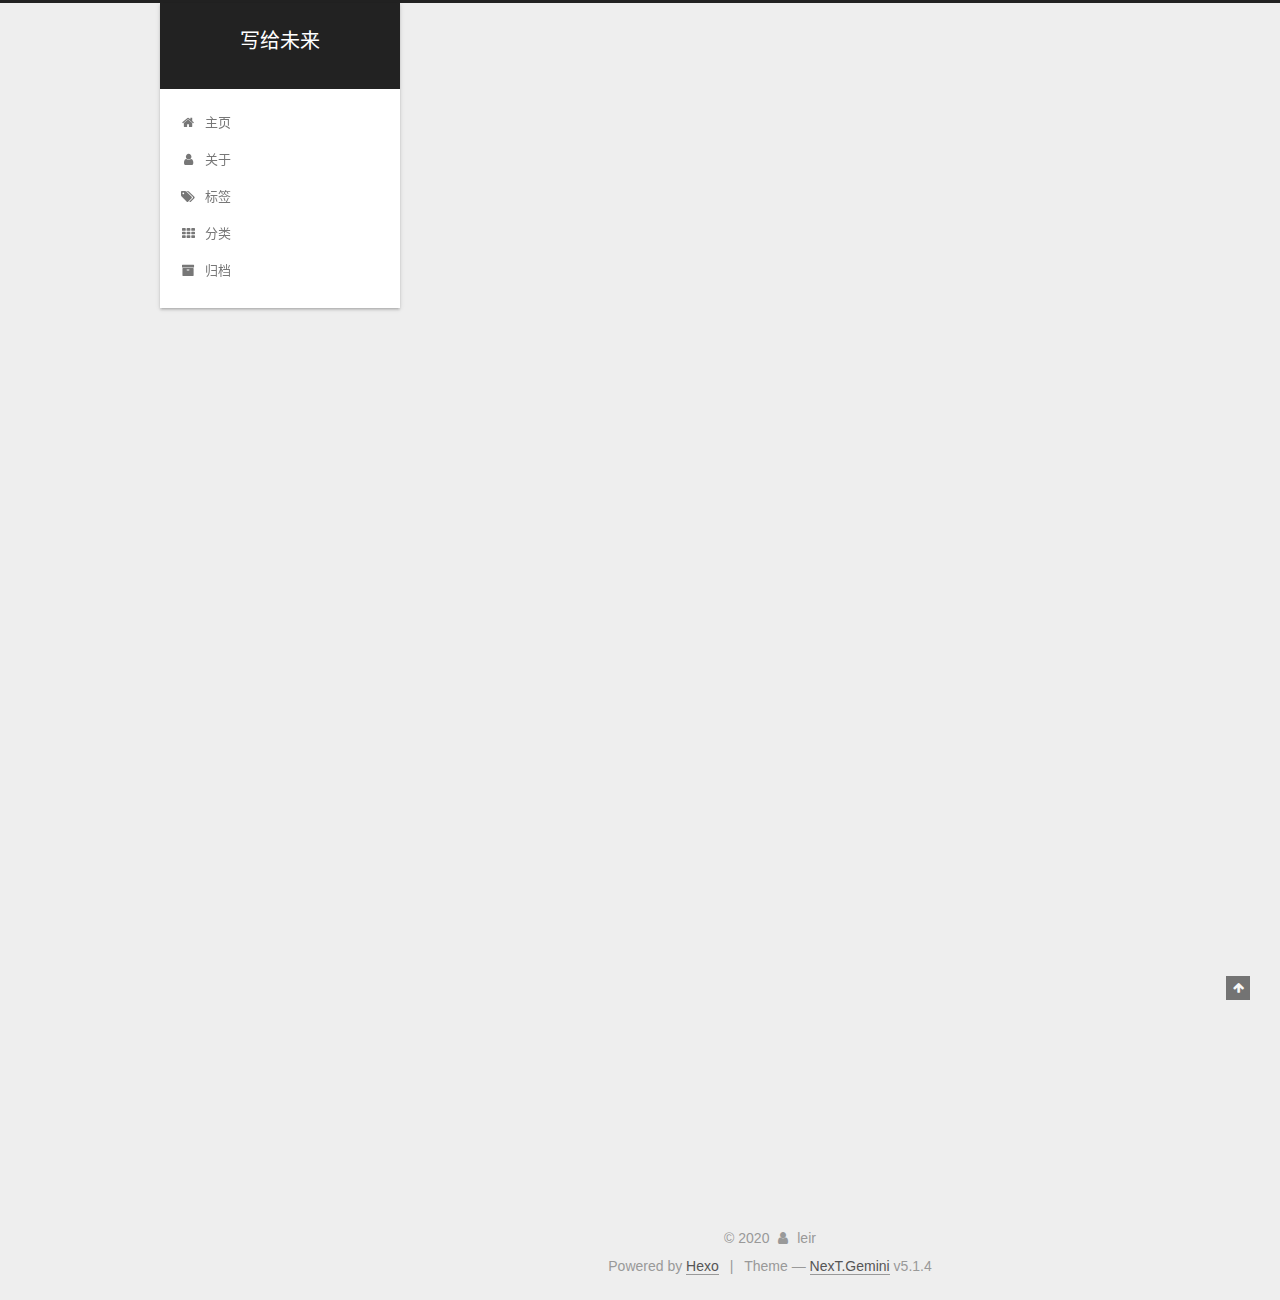
<file: index.html>
<!DOCTYPE html>



  


<html class="theme-next gemini use-motion" lang="zh-CN">
<head>
  <meta charset="UTF-8"/>
<meta http-equiv="X-UA-Compatible" content="IE=edge" />
<meta name="viewport" content="width=device-width, initial-scale=1, maximum-scale=1"/>
<meta name="theme-color" content="#222">









<meta http-equiv="Cache-Control" content="no-transform" />
<meta http-equiv="Cache-Control" content="no-siteapp" />
















  
  
  <link href="/lib/fancybox/source/jquery.fancybox.css?v=2.1.5" rel="stylesheet" type="text/css" />







<link href="/lib/font-awesome/css/font-awesome.min.css?v=4.6.2" rel="stylesheet" type="text/css" />

<link href="/css/main.css?v=5.1.4" rel="stylesheet" type="text/css" />


  <link rel="apple-touch-icon" sizes="180x180" href="/images/apple-touch-icon-next.png?v=5.1.4">


  <link rel="icon" type="image/png" sizes="32x32" href="/images/favicon-32x32-next.png?v=5.1.4">


  <link rel="icon" type="image/png" sizes="16x16" href="/images/favicon-16x16-next.png?v=5.1.4">


  <link rel="mask-icon" href="/images/logo.svg?v=5.1.4" color="#222">





  <meta name="keywords" content="Hexo, NexT" />










<meta name="description" content="技术博客，记录技术学习及文章翻译">
<meta property="og:type" content="website">
<meta property="og:title" content="写给未来">
<meta property="og:url" content="https://0xleir.github.io/index.html">
<meta property="og:site_name" content="写给未来">
<meta property="og:description" content="技术博客，记录技术学习及文章翻译">
<meta property="og:locale" content="zh_CN">
<meta property="article:author" content="leir">
<meta property="article:tag" content="网络安全">
<meta name="twitter:card" content="summary">



<script type="text/javascript" id="hexo.configurations">
  var NexT = window.NexT || {};
  var CONFIG = {
    root: '/',
    scheme: 'Gemini',
    version: '5.1.4',
    sidebar: {"position":"left","display":"post","offset":12,"b2t":false,"scrollpercent":false,"onmobile":false},
    fancybox: true,
    tabs: true,
    motion: {"enable":true,"async":false,"transition":{"post_block":"fadeIn","post_header":"slideDownIn","post_body":"slideDownIn","coll_header":"slideLeftIn","sidebar":"slideUpIn"}},
    duoshuo: {
      userId: '0',
      author: 'Author'
    },
    algolia: {
      applicationID: '',
      apiKey: '',
      indexName: '',
      hits: {"per_page":10},
      labels: {"input_placeholder":"Search for Posts","hits_empty":"We didn't find any results for the search: ${query}","hits_stats":"${hits} results found in ${time} ms"}
    }
  };
</script>



  <link rel="canonical" href="https://0xleir.github.io/"/>





  <title>写给未来</title>
  








<meta name="generator" content="Hexo 4.2.0"></head>

<body itemscope itemtype="http://schema.org/WebPage" lang="zh-CN">

  
  
    
  

  <div class="container sidebar-position-left 
  page-home">
    <div class="headband"></div>

    <header id="header" class="header" itemscope itemtype="http://schema.org/WPHeader">
      <div class="header-inner"><div class="site-brand-wrapper">
  <div class="site-meta ">
    

    <div class="custom-logo-site-title">
      <a href="/"  class="brand" rel="start">
        <span class="logo-line-before"><i></i></span>
        <span class="site-title">写给未来</span>
        <span class="logo-line-after"><i></i></span>
      </a>
    </div>
      
        <p class="site-subtitle"></p>
      
  </div>

  <div class="site-nav-toggle">
    <button>
      <span class="btn-bar"></span>
      <span class="btn-bar"></span>
      <span class="btn-bar"></span>
    </button>
  </div>
</div>

<nav class="site-nav">
  

  
    <ul id="menu" class="menu">
      
        
        <li class="menu-item menu-item-主页">
          <a href="/" rel="section">
            
              <i class="menu-item-icon fa fa-fw fa-home"></i> <br />
            
            主页
          </a>
        </li>
      
        
        <li class="menu-item menu-item-关于">
          <a href="/about/" rel="section">
            
              <i class="menu-item-icon fa fa-fw fa-user"></i> <br />
            
            关于
          </a>
        </li>
      
        
        <li class="menu-item menu-item-标签">
          <a href="/tags/" rel="section">
            
              <i class="menu-item-icon fa fa-fw fa-tags"></i> <br />
            
            标签
          </a>
        </li>
      
        
        <li class="menu-item menu-item-分类">
          <a href="/categories/" rel="section">
            
              <i class="menu-item-icon fa fa-fw fa-th"></i> <br />
            
            分类
          </a>
        </li>
      
        
        <li class="menu-item menu-item-归档">
          <a href="/archives/" rel="section">
            
              <i class="menu-item-icon fa fa-fw fa-archive"></i> <br />
            
            归档
          </a>
        </li>
      

      
    </ul>
  

  
</nav>



 </div>
    </header>

    <main id="main" class="main">
      <div class="main-inner">
        <div class="content-wrap">
          <div id="content" class="content">
            
  <section id="posts" class="posts-expand">
    
      

  

  
  
  

  <article class="post post-type-normal" itemscope itemtype="http://schema.org/Article">
  
  
  
  <div class="post-block">
    <link itemprop="mainEntityOfPage" href="https://0xleir.github.io/2020/03/18/js/">

    <span hidden itemprop="author" itemscope itemtype="http://schema.org/Person">
      <meta itemprop="name" content="leir">
      <meta itemprop="description" content="">
      <meta itemprop="image" content="/images/avatar.gif">
    </span>

    <span hidden itemprop="publisher" itemscope itemtype="http://schema.org/Organization">
      <meta itemprop="name" content="写给未来">
    </span>

    
      <header class="post-header">

        
        
          <h1 class="post-title" itemprop="name headline">
                
                <a class="post-title-link" href="/2020/03/18/js/" itemprop="url">记录JS一些特殊的属性</a></h1>
        

        <div class="post-meta">
          <span class="post-time">
            
              <span class="post-meta-item-icon">
                <i class="fa fa-calendar-o"></i>
              </span>
              
                <span class="post-meta-item-text">Posted on</span>
              
              <time title="Post created" itemprop="dateCreated datePublished" datetime="2020-03-18T10:57:00+08:00">
                2020-03-18
              </time>
            

            

            
          </span>

          
            <span class="post-category" >
            
              <span class="post-meta-divider">|</span>
            
              <span class="post-meta-item-icon">
                <i class="fa fa-folder-o"></i>
              </span>
              
                <span class="post-meta-item-text">In</span>
              
              
                <span itemprop="about" itemscope itemtype="http://schema.org/Thing">
                  <a href="/categories/%E5%89%8D%E7%AB%AF/" itemprop="url" rel="index">
                    <span itemprop="name">前端</span>
                  </a>
                </span>

                
                
              
            </span>
          

          
            
          

          
          

          

          

          

        </div>
      </header>
    

    
    
    
    <div class="post-body" itemprop="articleBody">

      
      

      
        
          
            <h4 id="变量"><a href="#变量" class="headerlink" title="变量"></a>变量</h4><p>在函数作用域内 加var定义的变量是局部变量，不加var定义的就成了全局变量</p>
<h4 id="位运算"><a href="#位运算" class="headerlink" title="位运算"></a>位运算</h4><p>在JavaScript中 位操作符 只有1个功能：进行位运算。</p>
<figure class="highlight plain"><table><tr><td class="gutter"><pre><span class="line">1</span><br><span class="line">2</span><br><span class="line">3</span><br><span class="line">4</span><br><span class="line">5</span><br><span class="line">6</span><br><span class="line">7</span><br><span class="line">8</span><br><span class="line">9</span><br><span class="line">10</span><br><span class="line">11</span><br><span class="line">12</span><br><span class="line">13</span><br><span class="line">14</span><br><span class="line">15</span><br><span class="line">16</span><br><span class="line">17</span><br><span class="line">18</span><br><span class="line">19</span><br><span class="line">20</span><br><span class="line">21</span><br><span class="line">22</span><br><span class="line">23</span><br></pre></td><td class="code"><pre><span class="line">&#x2F;* 测试类型1 *&#x2F;</span><br><span class="line">var str1 &#x3D; &#39;9&#39;;</span><br><span class="line">var str2 &#x3D; &#39;5&#39;;</span><br><span class="line">console.log(str1 &amp; str2);  &#x2F;&#x2F; 结果为 1</span><br><span class="line">console.log(typeof (str1 &amp; str2)); &#x2F;&#x2F;结果为 number 类型</span><br><span class="line">那么JavaScript中 **位操作符 **去操作 非数值 是怎样处理的呢。</span><br><span class="line"></span><br><span class="line">&#x2F;* 测试类型2 *&#x2F;</span><br><span class="line">var number1 &#x3D; 9;</span><br><span class="line">var number2 &#x3D; 5;</span><br><span class="line">console.log(number1 &amp; number2); 结果为 1</span><br><span class="line">&#x2F;* 测试类型3 *&#x2F;</span><br><span class="line">var obj1 &#x3D; &#123;</span><br><span class="line">    valueOf: function() &#123;</span><br><span class="line">        return 9;</span><br><span class="line">    &#125;</span><br><span class="line">&#125;</span><br><span class="line">var obj2 &#x3D; &#123;</span><br><span class="line">    valueOf: function() &#123;</span><br><span class="line">        return 5;</span><br><span class="line">    &#125; </span><br><span class="line">&#125;</span><br><span class="line">console.log(obj1 &amp; obj2); &#x2F;&#x2F; 结果为 1</span><br></pre></td></tr></table></figure>

<p>9 的二进制：1001<br>5 的二进制：0101<br>&amp; 操作结果：0001 = 1<br>从上面代码中我们发现了一些倪端，string类型、number类型、object类型操作结果相等，那么这里又涉及到了另一个知识点，数值转换。如果操作数不是数值类型，就会根据一定规则把它转换成数值，若不能转化成数值则为NaN。</p>
<p>如果NaN &amp; NaN会得出什么结果？</p>
<p>console.log(NaN &amp; NaN);  // 结果为 0</p>

          
        
      
    </div>
    
    
    

    

    

    

    <footer class="post-footer">
      

      

      

      
      
        <div class="post-eof"></div>
      
    </footer>
  </div>
  
  
  
  </article>


    
  </section>

  


          </div>
          


          

        </div>
        
          
  
  <div class="sidebar-toggle">
    <div class="sidebar-toggle-line-wrap">
      <span class="sidebar-toggle-line sidebar-toggle-line-first"></span>
      <span class="sidebar-toggle-line sidebar-toggle-line-middle"></span>
      <span class="sidebar-toggle-line sidebar-toggle-line-last"></span>
    </div>
  </div>

  <aside id="sidebar" class="sidebar">
    
    <div class="sidebar-inner">

      

      

      <section class="site-overview-wrap sidebar-panel sidebar-panel-active">
        <div class="site-overview">
          <div class="site-author motion-element" itemprop="author" itemscope itemtype="http://schema.org/Person">
            
              <p class="site-author-name" itemprop="name">leir</p>
              <p class="site-description motion-element" itemprop="description">技术博客，记录技术学习及文章翻译</p>
          </div>

          <nav class="site-state motion-element">

            
              <div class="site-state-item site-state-posts">
              
                <a href="/archives">
              
                  <span class="site-state-item-count">1</span>
                  <span class="site-state-item-name">posts</span>
                </a>
              </div>
            

            
              
              
              <div class="site-state-item site-state-categories">
                <a href="/categories/index.html">
                  <span class="site-state-item-count">1</span>
                  <span class="site-state-item-name">categories</span>
                </a>
              </div>
            

            
              
              
              <div class="site-state-item site-state-tags">
                <a href="/tags/index.html">
                  <span class="site-state-item-count">1</span>
                  <span class="site-state-item-name">tags</span>
                </a>
              </div>
            

          </nav>

          

          

          
          

          
          

          

        </div>
      </section>

      

      

    </div>
  </aside>


        
      </div>
    </main>

    <footer id="footer" class="footer">
      <div class="footer-inner">
        <div class="copyright">&copy; <span itemprop="copyrightYear">2020</span>
  <span class="with-love">
    <i class="fa fa-user"></i>
  </span>
  <span class="author" itemprop="copyrightHolder">leir</span>

  
</div>


  <div class="powered-by">Powered by <a class="theme-link" target="_blank" href="https://hexo.io">Hexo</a></div>



  <span class="post-meta-divider">|</span>



  <div class="theme-info">Theme &mdash; <a class="theme-link" target="_blank" href="https://github.com/iissnan/hexo-theme-next">NexT.Gemini</a> v5.1.4</div>




        







        
      </div>
    </footer>

    
      <div class="back-to-top">
        <i class="fa fa-arrow-up"></i>
        
      </div>
    

    

  </div>

  

<script type="text/javascript">
  if (Object.prototype.toString.call(window.Promise) !== '[object Function]') {
    window.Promise = null;
  }
</script>









  












  
  
    <script type="text/javascript" src="/lib/jquery/index.js?v=2.1.3"></script>
  

  
  
    <script type="text/javascript" src="/lib/fastclick/lib/fastclick.min.js?v=1.0.6"></script>
  

  
  
    <script type="text/javascript" src="/lib/jquery_lazyload/jquery.lazyload.js?v=1.9.7"></script>
  

  
  
    <script type="text/javascript" src="/lib/velocity/velocity.min.js?v=1.2.1"></script>
  

  
  
    <script type="text/javascript" src="/lib/velocity/velocity.ui.min.js?v=1.2.1"></script>
  

  
  
    <script type="text/javascript" src="/lib/fancybox/source/jquery.fancybox.pack.js?v=2.1.5"></script>
  


  


  <script type="text/javascript" src="/js/src/utils.js?v=5.1.4"></script>

  <script type="text/javascript" src="/js/src/motion.js?v=5.1.4"></script>



  
  


  <script type="text/javascript" src="/js/src/affix.js?v=5.1.4"></script>

  <script type="text/javascript" src="/js/src/schemes/pisces.js?v=5.1.4"></script>



  

  


  <script type="text/javascript" src="/js/src/bootstrap.js?v=5.1.4"></script>



  


  




	





  





  












  





  

  

  
<script>
(function(){
    var bp = document.createElement('script');
    var curProtocol = window.location.protocol.split(':')[0];
    if (curProtocol === 'https') {
        bp.src = 'https://zz.bdstatic.com/linksubmit/push.js';        
    }
    else {
        bp.src = 'http://push.zhanzhang.baidu.com/push.js';
    }
    var s = document.getElementsByTagName("script")[0];
    s.parentNode.insertBefore(bp, s);
})();
</script>


  
  

  

  

  

</body>
</html>
</file>
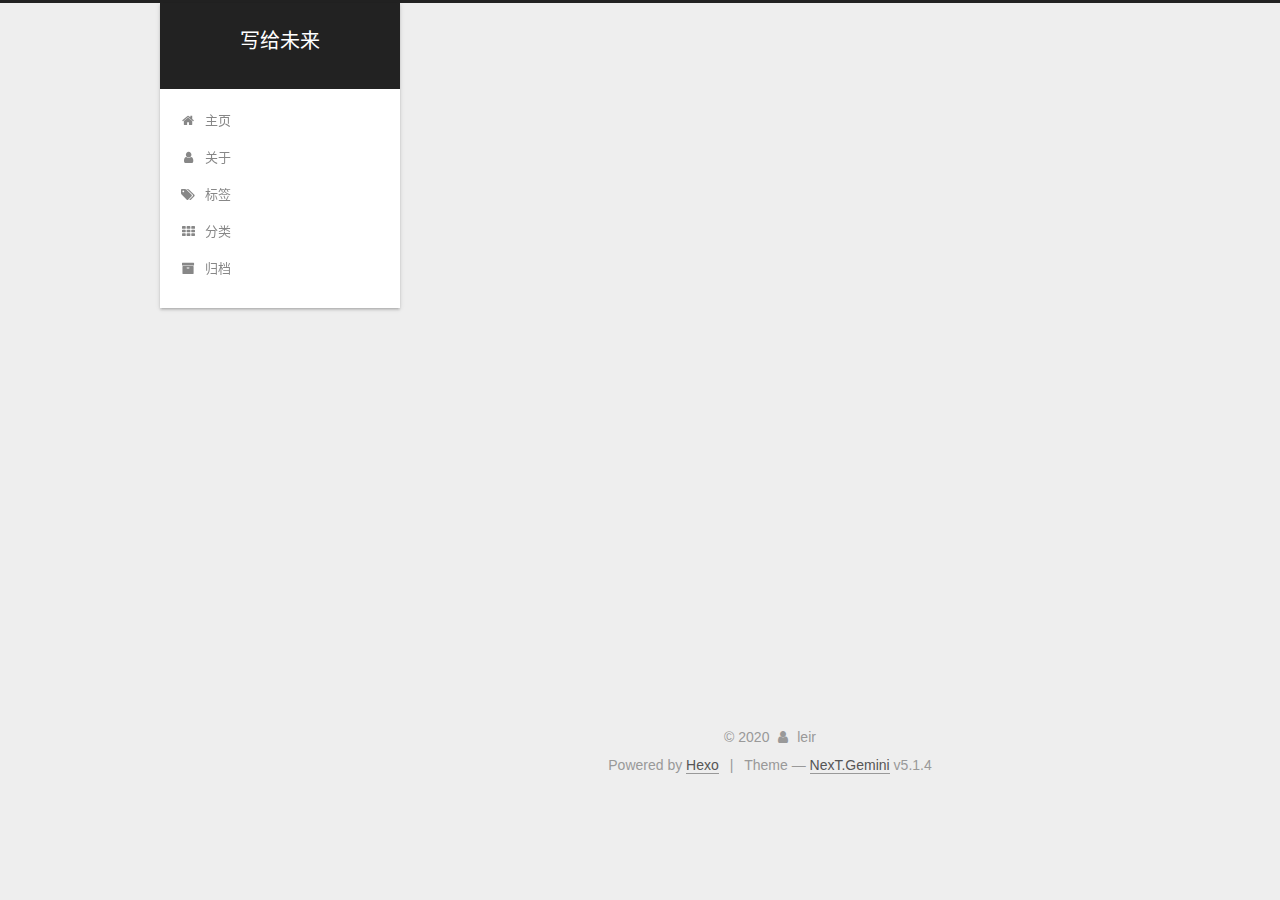
<file: about/index.html>
<!DOCTYPE html>



  


<html class="theme-next gemini use-motion" lang="zh-CN">
<head>
  <meta charset="UTF-8"/>
<meta http-equiv="X-UA-Compatible" content="IE=edge" />
<meta name="viewport" content="width=device-width, initial-scale=1, maximum-scale=1"/>
<meta name="theme-color" content="#222">









<meta http-equiv="Cache-Control" content="no-transform" />
<meta http-equiv="Cache-Control" content="no-siteapp" />
















  
  
  <link href="/lib/fancybox/source/jquery.fancybox.css?v=2.1.5" rel="stylesheet" type="text/css" />







<link href="/lib/font-awesome/css/font-awesome.min.css?v=4.6.2" rel="stylesheet" type="text/css" />

<link href="/css/main.css?v=5.1.4" rel="stylesheet" type="text/css" />


  <link rel="apple-touch-icon" sizes="180x180" href="/images/apple-touch-icon-next.png?v=5.1.4">


  <link rel="icon" type="image/png" sizes="32x32" href="/images/favicon-32x32-next.png?v=5.1.4">


  <link rel="icon" type="image/png" sizes="16x16" href="/images/favicon-16x16-next.png?v=5.1.4">


  <link rel="mask-icon" href="/images/logo.svg?v=5.1.4" color="#222">





  <meta name="keywords" content="Hexo, NexT" />










<meta name="description" content="技术博客，记录技术学习及文章翻译">
<meta property="og:type" content="website">
<meta property="og:title" content="关于">
<meta property="og:url" content="https://0xleir.github.io/about/index.html">
<meta property="og:site_name" content="写给未来">
<meta property="og:description" content="技术博客，记录技术学习及文章翻译">
<meta property="og:locale" content="zh_CN">
<meta property="article:published_time" content="2020-03-18T03:21:10.000Z">
<meta property="article:modified_time" content="2020-03-19T13:13:18.258Z">
<meta property="article:author" content="leir">
<meta property="article:tag" content="网络安全">
<meta name="twitter:card" content="summary">



<script type="text/javascript" id="hexo.configurations">
  var NexT = window.NexT || {};
  var CONFIG = {
    root: '/',
    scheme: 'Gemini',
    version: '5.1.4',
    sidebar: {"position":"left","display":"post","offset":12,"b2t":false,"scrollpercent":false,"onmobile":false},
    fancybox: true,
    tabs: true,
    motion: {"enable":true,"async":false,"transition":{"post_block":"fadeIn","post_header":"slideDownIn","post_body":"slideDownIn","coll_header":"slideLeftIn","sidebar":"slideUpIn"}},
    duoshuo: {
      userId: '0',
      author: 'Author'
    },
    algolia: {
      applicationID: '',
      apiKey: '',
      indexName: '',
      hits: {"per_page":10},
      labels: {"input_placeholder":"Search for Posts","hits_empty":"We didn't find any results for the search: ${query}","hits_stats":"${hits} results found in ${time} ms"}
    }
  };
</script>



  <link rel="canonical" href="https://0xleir.github.io/about/"/>





  <title>关于 | 写给未来</title>
  








<meta name="generator" content="Hexo 4.2.0"></head>

<body itemscope itemtype="http://schema.org/WebPage" lang="zh-CN">

  
  
    
  

  <div class="container sidebar-position-left page-post-detail">
    <div class="headband"></div>

    <header id="header" class="header" itemscope itemtype="http://schema.org/WPHeader">
      <div class="header-inner"><div class="site-brand-wrapper">
  <div class="site-meta ">
    

    <div class="custom-logo-site-title">
      <a href="/"  class="brand" rel="start">
        <span class="logo-line-before"><i></i></span>
        <span class="site-title">写给未来</span>
        <span class="logo-line-after"><i></i></span>
      </a>
    </div>
      
        <p class="site-subtitle"></p>
      
  </div>

  <div class="site-nav-toggle">
    <button>
      <span class="btn-bar"></span>
      <span class="btn-bar"></span>
      <span class="btn-bar"></span>
    </button>
  </div>
</div>

<nav class="site-nav">
  

  
    <ul id="menu" class="menu">
      
        
        <li class="menu-item menu-item-主页">
          <a href="/" rel="section">
            
              <i class="menu-item-icon fa fa-fw fa-home"></i> <br />
            
            主页
          </a>
        </li>
      
        
        <li class="menu-item menu-item-关于">
          <a href="/about/" rel="section">
            
              <i class="menu-item-icon fa fa-fw fa-user"></i> <br />
            
            关于
          </a>
        </li>
      
        
        <li class="menu-item menu-item-标签">
          <a href="/tags/" rel="section">
            
              <i class="menu-item-icon fa fa-fw fa-tags"></i> <br />
            
            标签
          </a>
        </li>
      
        
        <li class="menu-item menu-item-分类">
          <a href="/categories/" rel="section">
            
              <i class="menu-item-icon fa fa-fw fa-th"></i> <br />
            
            分类
          </a>
        </li>
      
        
        <li class="menu-item menu-item-归档">
          <a href="/archives/" rel="section">
            
              <i class="menu-item-icon fa fa-fw fa-archive"></i> <br />
            
            归档
          </a>
        </li>
      

      
    </ul>
  

  
</nav>



 </div>
    </header>

    <main id="main" class="main">
      <div class="main-inner">
        <div class="content-wrap">
          <div id="content" class="content">
            

  <div id="posts" class="posts-expand">
    
    
    
    <div class="post-block page">
      <header class="post-header">

	<h1 class="post-title" itemprop="name headline">关于</h1>



</header>

      
      
      
      <div class="post-body">
        
        
          
        
      </div>
      
      
      
    </div>
    
    
    
  </div>


          </div>
          


          

  



        </div>
        
          
  
  <div class="sidebar-toggle">
    <div class="sidebar-toggle-line-wrap">
      <span class="sidebar-toggle-line sidebar-toggle-line-first"></span>
      <span class="sidebar-toggle-line sidebar-toggle-line-middle"></span>
      <span class="sidebar-toggle-line sidebar-toggle-line-last"></span>
    </div>
  </div>

  <aside id="sidebar" class="sidebar">
    
    <div class="sidebar-inner">

      

      

      <section class="site-overview-wrap sidebar-panel sidebar-panel-active">
        <div class="site-overview">
          <div class="site-author motion-element" itemprop="author" itemscope itemtype="http://schema.org/Person">
            
              <p class="site-author-name" itemprop="name">leir</p>
              <p class="site-description motion-element" itemprop="description">技术博客，记录技术学习及文章翻译</p>
          </div>

          <nav class="site-state motion-element">

            
              <div class="site-state-item site-state-posts">
              
                <a href="/archives">
              
                  <span class="site-state-item-count">1</span>
                  <span class="site-state-item-name">posts</span>
                </a>
              </div>
            

            
              
              
              <div class="site-state-item site-state-categories">
                <a href="/categories/index.html">
                  <span class="site-state-item-count">1</span>
                  <span class="site-state-item-name">categories</span>
                </a>
              </div>
            

            
              
              
              <div class="site-state-item site-state-tags">
                <a href="/tags/index.html">
                  <span class="site-state-item-count">1</span>
                  <span class="site-state-item-name">tags</span>
                </a>
              </div>
            

          </nav>

          

          

          
          

          
          

          

        </div>
      </section>

      

      

    </div>
  </aside>


        
      </div>
    </main>

    <footer id="footer" class="footer">
      <div class="footer-inner">
        <div class="copyright">&copy; <span itemprop="copyrightYear">2020</span>
  <span class="with-love">
    <i class="fa fa-user"></i>
  </span>
  <span class="author" itemprop="copyrightHolder">leir</span>

  
</div>


  <div class="powered-by">Powered by <a class="theme-link" target="_blank" href="https://hexo.io">Hexo</a></div>



  <span class="post-meta-divider">|</span>



  <div class="theme-info">Theme &mdash; <a class="theme-link" target="_blank" href="https://github.com/iissnan/hexo-theme-next">NexT.Gemini</a> v5.1.4</div>




        







        
      </div>
    </footer>

    
      <div class="back-to-top">
        <i class="fa fa-arrow-up"></i>
        
      </div>
    

    

  </div>

  

<script type="text/javascript">
  if (Object.prototype.toString.call(window.Promise) !== '[object Function]') {
    window.Promise = null;
  }
</script>









  












  
  
    <script type="text/javascript" src="/lib/jquery/index.js?v=2.1.3"></script>
  

  
  
    <script type="text/javascript" src="/lib/fastclick/lib/fastclick.min.js?v=1.0.6"></script>
  

  
  
    <script type="text/javascript" src="/lib/jquery_lazyload/jquery.lazyload.js?v=1.9.7"></script>
  

  
  
    <script type="text/javascript" src="/lib/velocity/velocity.min.js?v=1.2.1"></script>
  

  
  
    <script type="text/javascript" src="/lib/velocity/velocity.ui.min.js?v=1.2.1"></script>
  

  
  
    <script type="text/javascript" src="/lib/fancybox/source/jquery.fancybox.pack.js?v=2.1.5"></script>
  


  


  <script type="text/javascript" src="/js/src/utils.js?v=5.1.4"></script>

  <script type="text/javascript" src="/js/src/motion.js?v=5.1.4"></script>



  
  


  <script type="text/javascript" src="/js/src/affix.js?v=5.1.4"></script>

  <script type="text/javascript" src="/js/src/schemes/pisces.js?v=5.1.4"></script>



  
  <script type="text/javascript" src="/js/src/scrollspy.js?v=5.1.4"></script>
<script type="text/javascript" src="/js/src/post-details.js?v=5.1.4"></script>



  


  <script type="text/javascript" src="/js/src/bootstrap.js?v=5.1.4"></script>



  


  




	





  





  












  





  

  

  
<script>
(function(){
    var bp = document.createElement('script');
    var curProtocol = window.location.protocol.split(':')[0];
    if (curProtocol === 'https') {
        bp.src = 'https://zz.bdstatic.com/linksubmit/push.js';        
    }
    else {
        bp.src = 'http://push.zhanzhang.baidu.com/push.js';
    }
    var s = document.getElementsByTagName("script")[0];
    s.parentNode.insertBefore(bp, s);
})();
</script>


  
  

  

  

  

</body>
</html>
</file>
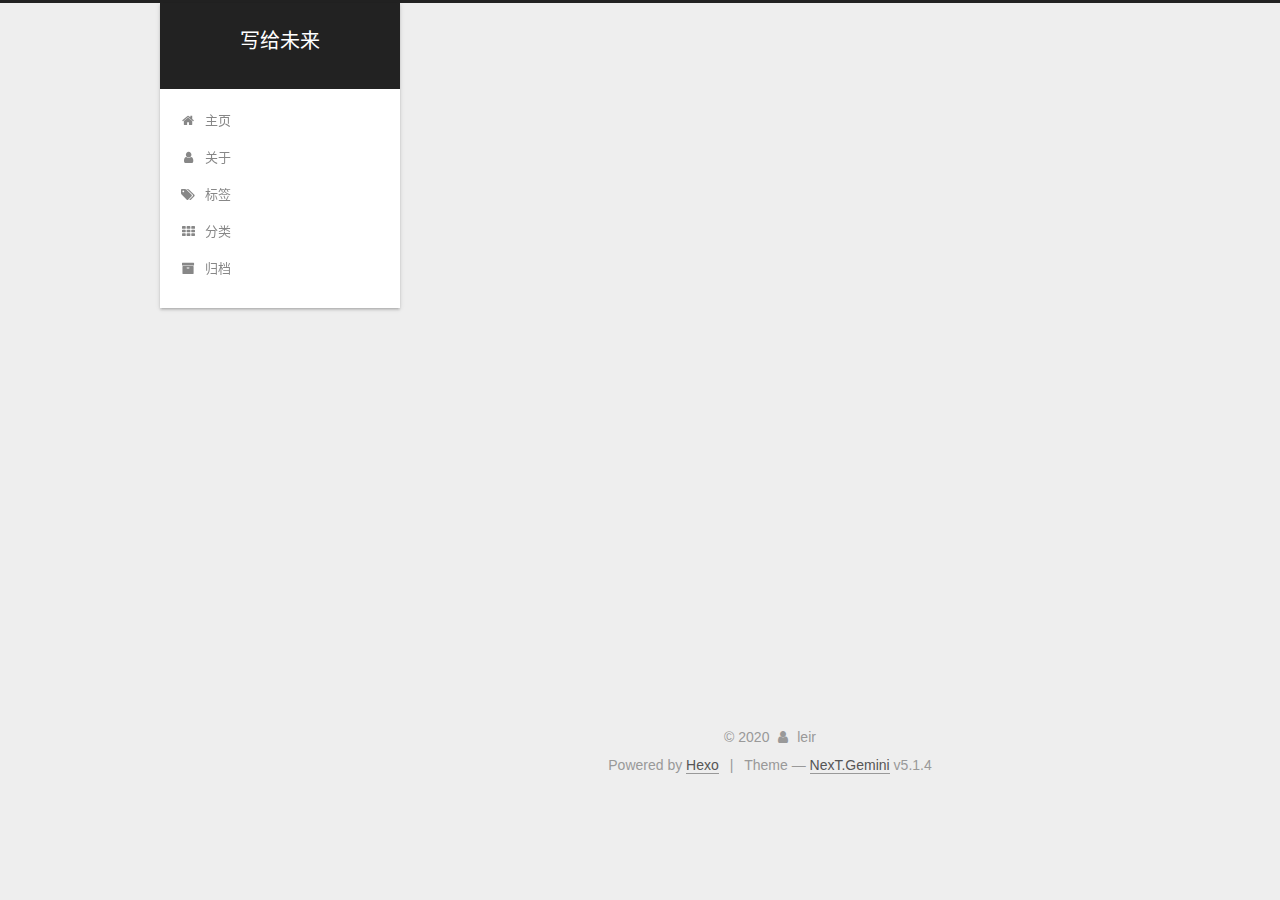
<file: archives/index.html>
<!DOCTYPE html>



  


<html class="theme-next gemini use-motion" lang="zh-CN">
<head>
  <meta charset="UTF-8"/>
<meta http-equiv="X-UA-Compatible" content="IE=edge" />
<meta name="viewport" content="width=device-width, initial-scale=1, maximum-scale=1"/>
<meta name="theme-color" content="#222">









<meta http-equiv="Cache-Control" content="no-transform" />
<meta http-equiv="Cache-Control" content="no-siteapp" />
















  
  
  <link href="/lib/fancybox/source/jquery.fancybox.css?v=2.1.5" rel="stylesheet" type="text/css" />







<link href="/lib/font-awesome/css/font-awesome.min.css?v=4.6.2" rel="stylesheet" type="text/css" />

<link href="/css/main.css?v=5.1.4" rel="stylesheet" type="text/css" />


  <link rel="apple-touch-icon" sizes="180x180" href="/images/apple-touch-icon-next.png?v=5.1.4">


  <link rel="icon" type="image/png" sizes="32x32" href="/images/favicon-32x32-next.png?v=5.1.4">


  <link rel="icon" type="image/png" sizes="16x16" href="/images/favicon-16x16-next.png?v=5.1.4">


  <link rel="mask-icon" href="/images/logo.svg?v=5.1.4" color="#222">





  <meta name="keywords" content="Hexo, NexT" />










<meta name="description" content="技术博客，记录技术学习及文章翻译">
<meta property="og:type" content="website">
<meta property="og:title" content="写给未来">
<meta property="og:url" content="https://0xleir.github.io/archives/index.html">
<meta property="og:site_name" content="写给未来">
<meta property="og:description" content="技术博客，记录技术学习及文章翻译">
<meta property="og:locale" content="zh_CN">
<meta property="article:author" content="leir">
<meta property="article:tag" content="网络安全">
<meta name="twitter:card" content="summary">



<script type="text/javascript" id="hexo.configurations">
  var NexT = window.NexT || {};
  var CONFIG = {
    root: '/',
    scheme: 'Gemini',
    version: '5.1.4',
    sidebar: {"position":"left","display":"post","offset":12,"b2t":false,"scrollpercent":false,"onmobile":false},
    fancybox: true,
    tabs: true,
    motion: {"enable":true,"async":false,"transition":{"post_block":"fadeIn","post_header":"slideDownIn","post_body":"slideDownIn","coll_header":"slideLeftIn","sidebar":"slideUpIn"}},
    duoshuo: {
      userId: '0',
      author: 'Author'
    },
    algolia: {
      applicationID: '',
      apiKey: '',
      indexName: '',
      hits: {"per_page":10},
      labels: {"input_placeholder":"Search for Posts","hits_empty":"We didn't find any results for the search: ${query}","hits_stats":"${hits} results found in ${time} ms"}
    }
  };
</script>



  <link rel="canonical" href="https://0xleir.github.io/archives/"/>





  <title>Archive | 写给未来</title>
  








<meta name="generator" content="Hexo 4.2.0"></head>

<body itemscope itemtype="http://schema.org/WebPage" lang="zh-CN">

  
  
    
  

  <div class="container sidebar-position-left page-archive">
    <div class="headband"></div>

    <header id="header" class="header" itemscope itemtype="http://schema.org/WPHeader">
      <div class="header-inner"><div class="site-brand-wrapper">
  <div class="site-meta ">
    

    <div class="custom-logo-site-title">
      <a href="/"  class="brand" rel="start">
        <span class="logo-line-before"><i></i></span>
        <span class="site-title">写给未来</span>
        <span class="logo-line-after"><i></i></span>
      </a>
    </div>
      
        <p class="site-subtitle"></p>
      
  </div>

  <div class="site-nav-toggle">
    <button>
      <span class="btn-bar"></span>
      <span class="btn-bar"></span>
      <span class="btn-bar"></span>
    </button>
  </div>
</div>

<nav class="site-nav">
  

  
    <ul id="menu" class="menu">
      
        
        <li class="menu-item menu-item-主页">
          <a href="/" rel="section">
            
              <i class="menu-item-icon fa fa-fw fa-home"></i> <br />
            
            主页
          </a>
        </li>
      
        
        <li class="menu-item menu-item-关于">
          <a href="/about/" rel="section">
            
              <i class="menu-item-icon fa fa-fw fa-user"></i> <br />
            
            关于
          </a>
        </li>
      
        
        <li class="menu-item menu-item-标签">
          <a href="/tags/" rel="section">
            
              <i class="menu-item-icon fa fa-fw fa-tags"></i> <br />
            
            标签
          </a>
        </li>
      
        
        <li class="menu-item menu-item-分类">
          <a href="/categories/" rel="section">
            
              <i class="menu-item-icon fa fa-fw fa-th"></i> <br />
            
            分类
          </a>
        </li>
      
        
        <li class="menu-item menu-item-归档">
          <a href="/archives/" rel="section">
            
              <i class="menu-item-icon fa fa-fw fa-archive"></i> <br />
            
            归档
          </a>
        </li>
      

      
    </ul>
  

  
</nav>



 </div>
    </header>

    <main id="main" class="main">
      <div class="main-inner">
        <div class="content-wrap">
          <div id="content" class="content">
            

  
  
  
  <div class="post-block archive">
    <div id="posts" class="posts-collapse">
      <span class="archive-move-on"></span>

      <span class="archive-page-counter">
        
        
        
          
        
        Um..! 1 post. Keep on posting.
      </span>

      

        
        
        

        
          
          <div class="collection-title">
            <h1 class="archive-year" id="archive-year-2020">2020</h1>
          </div>
        
        

        

  <article class="post post-type-normal" itemscope itemtype="http://schema.org/Article">
    <header class="post-header">

      <h2 class="post-title">
        
            <a class="post-title-link" href="/2020/03/18/js/" itemprop="url">
              
                <span itemprop="name">记录JS一些特殊的属性</span>
              
            </a>
        
      </h2>

      <div class="post-meta">
        <time class="post-time" itemprop="dateCreated"
              datetime="2020-03-18T10:57:00+08:00"
              content="2020-03-18" >
          03-18
        </time>
      </div>

    </header>
  </article>



      

    </div>
  </div>
  
  
  

  



          </div>
          


          

        </div>
        
          
  
  <div class="sidebar-toggle">
    <div class="sidebar-toggle-line-wrap">
      <span class="sidebar-toggle-line sidebar-toggle-line-first"></span>
      <span class="sidebar-toggle-line sidebar-toggle-line-middle"></span>
      <span class="sidebar-toggle-line sidebar-toggle-line-last"></span>
    </div>
  </div>

  <aside id="sidebar" class="sidebar">
    
    <div class="sidebar-inner">

      

      

      <section class="site-overview-wrap sidebar-panel sidebar-panel-active">
        <div class="site-overview">
          <div class="site-author motion-element" itemprop="author" itemscope itemtype="http://schema.org/Person">
            
              <p class="site-author-name" itemprop="name">leir</p>
              <p class="site-description motion-element" itemprop="description">技术博客，记录技术学习及文章翻译</p>
          </div>

          <nav class="site-state motion-element">

            
              <div class="site-state-item site-state-posts">
              
                <a href="/archives">
              
                  <span class="site-state-item-count">1</span>
                  <span class="site-state-item-name">posts</span>
                </a>
              </div>
            

            
              
              
              <div class="site-state-item site-state-categories">
                <a href="/categories/index.html">
                  <span class="site-state-item-count">1</span>
                  <span class="site-state-item-name">categories</span>
                </a>
              </div>
            

            
              
              
              <div class="site-state-item site-state-tags">
                <a href="/tags/index.html">
                  <span class="site-state-item-count">1</span>
                  <span class="site-state-item-name">tags</span>
                </a>
              </div>
            

          </nav>

          

          

          
          

          
          

          

        </div>
      </section>

      

      

    </div>
  </aside>


        
      </div>
    </main>

    <footer id="footer" class="footer">
      <div class="footer-inner">
        <div class="copyright">&copy; <span itemprop="copyrightYear">2020</span>
  <span class="with-love">
    <i class="fa fa-user"></i>
  </span>
  <span class="author" itemprop="copyrightHolder">leir</span>

  
</div>


  <div class="powered-by">Powered by <a class="theme-link" target="_blank" href="https://hexo.io">Hexo</a></div>



  <span class="post-meta-divider">|</span>



  <div class="theme-info">Theme &mdash; <a class="theme-link" target="_blank" href="https://github.com/iissnan/hexo-theme-next">NexT.Gemini</a> v5.1.4</div>




        







        
      </div>
    </footer>

    
      <div class="back-to-top">
        <i class="fa fa-arrow-up"></i>
        
      </div>
    

    

  </div>

  

<script type="text/javascript">
  if (Object.prototype.toString.call(window.Promise) !== '[object Function]') {
    window.Promise = null;
  }
</script>









  












  
  
    <script type="text/javascript" src="/lib/jquery/index.js?v=2.1.3"></script>
  

  
  
    <script type="text/javascript" src="/lib/fastclick/lib/fastclick.min.js?v=1.0.6"></script>
  

  
  
    <script type="text/javascript" src="/lib/jquery_lazyload/jquery.lazyload.js?v=1.9.7"></script>
  

  
  
    <script type="text/javascript" src="/lib/velocity/velocity.min.js?v=1.2.1"></script>
  

  
  
    <script type="text/javascript" src="/lib/velocity/velocity.ui.min.js?v=1.2.1"></script>
  

  
  
    <script type="text/javascript" src="/lib/fancybox/source/jquery.fancybox.pack.js?v=2.1.5"></script>
  


  


  <script type="text/javascript" src="/js/src/utils.js?v=5.1.4"></script>

  <script type="text/javascript" src="/js/src/motion.js?v=5.1.4"></script>



  
  


  <script type="text/javascript" src="/js/src/affix.js?v=5.1.4"></script>

  <script type="text/javascript" src="/js/src/schemes/pisces.js?v=5.1.4"></script>



  

  


  <script type="text/javascript" src="/js/src/bootstrap.js?v=5.1.4"></script>



  


  




	





  





  












  





  

  

  
<script>
(function(){
    var bp = document.createElement('script');
    var curProtocol = window.location.protocol.split(':')[0];
    if (curProtocol === 'https') {
        bp.src = 'https://zz.bdstatic.com/linksubmit/push.js';        
    }
    else {
        bp.src = 'http://push.zhanzhang.baidu.com/push.js';
    }
    var s = document.getElementsByTagName("script")[0];
    s.parentNode.insertBefore(bp, s);
})();
</script>


  
  

  

  

  

</body>
</html>
</file>
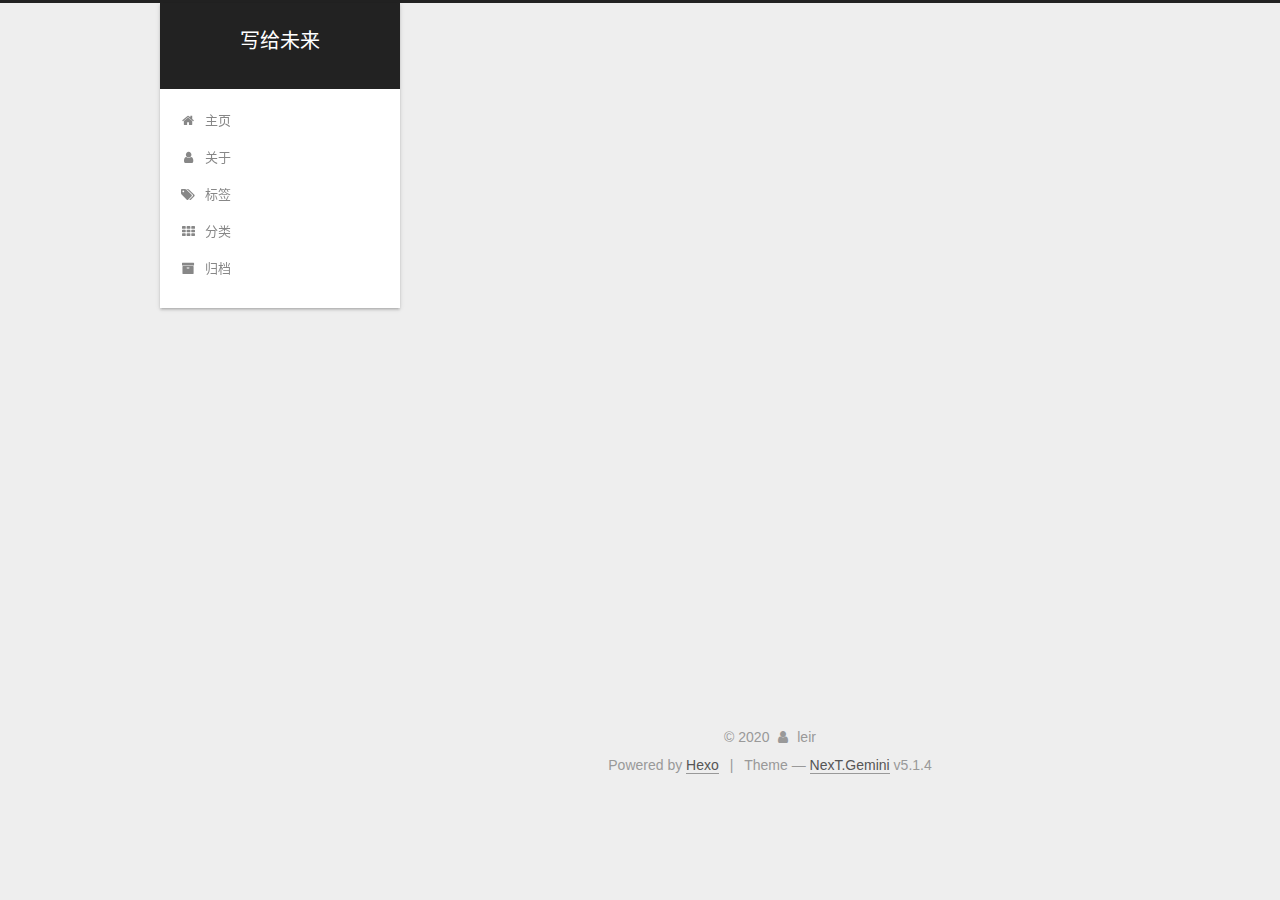
<file: categories/index.html>
<!DOCTYPE html>



  


<html class="theme-next gemini use-motion" lang="zh-CN">
<head>
  <meta charset="UTF-8"/>
<meta http-equiv="X-UA-Compatible" content="IE=edge" />
<meta name="viewport" content="width=device-width, initial-scale=1, maximum-scale=1"/>
<meta name="theme-color" content="#222">









<meta http-equiv="Cache-Control" content="no-transform" />
<meta http-equiv="Cache-Control" content="no-siteapp" />
















  
  
  <link href="/lib/fancybox/source/jquery.fancybox.css?v=2.1.5" rel="stylesheet" type="text/css" />







<link href="/lib/font-awesome/css/font-awesome.min.css?v=4.6.2" rel="stylesheet" type="text/css" />

<link href="/css/main.css?v=5.1.4" rel="stylesheet" type="text/css" />


  <link rel="apple-touch-icon" sizes="180x180" href="/images/apple-touch-icon-next.png?v=5.1.4">


  <link rel="icon" type="image/png" sizes="32x32" href="/images/favicon-32x32-next.png?v=5.1.4">


  <link rel="icon" type="image/png" sizes="16x16" href="/images/favicon-16x16-next.png?v=5.1.4">


  <link rel="mask-icon" href="/images/logo.svg?v=5.1.4" color="#222">





  <meta name="keywords" content="Hexo, NexT" />










<meta name="description" content="技术博客，记录技术学习及文章翻译">
<meta property="og:type" content="website">
<meta property="og:title" content="分类">
<meta property="og:url" content="https://0xleir.github.io/categories/index.html">
<meta property="og:site_name" content="写给未来">
<meta property="og:description" content="技术博客，记录技术学习及文章翻译">
<meta property="og:locale" content="zh_CN">
<meta property="article:published_time" content="2020-03-18T03:20:47.000Z">
<meta property="article:modified_time" content="2020-03-19T13:12:15.763Z">
<meta property="article:author" content="leir">
<meta property="article:tag" content="网络安全">
<meta name="twitter:card" content="summary">



<script type="text/javascript" id="hexo.configurations">
  var NexT = window.NexT || {};
  var CONFIG = {
    root: '/',
    scheme: 'Gemini',
    version: '5.1.4',
    sidebar: {"position":"left","display":"post","offset":12,"b2t":false,"scrollpercent":false,"onmobile":false},
    fancybox: true,
    tabs: true,
    motion: {"enable":true,"async":false,"transition":{"post_block":"fadeIn","post_header":"slideDownIn","post_body":"slideDownIn","coll_header":"slideLeftIn","sidebar":"slideUpIn"}},
    duoshuo: {
      userId: '0',
      author: 'Author'
    },
    algolia: {
      applicationID: '',
      apiKey: '',
      indexName: '',
      hits: {"per_page":10},
      labels: {"input_placeholder":"Search for Posts","hits_empty":"We didn't find any results for the search: ${query}","hits_stats":"${hits} results found in ${time} ms"}
    }
  };
</script>



  <link rel="canonical" href="https://0xleir.github.io/categories/"/>





  <title>分类 | 写给未来</title>
  








<meta name="generator" content="Hexo 4.2.0"></head>

<body itemscope itemtype="http://schema.org/WebPage" lang="zh-CN">

  
  
    
  

  <div class="container sidebar-position-left page-post-detail">
    <div class="headband"></div>

    <header id="header" class="header" itemscope itemtype="http://schema.org/WPHeader">
      <div class="header-inner"><div class="site-brand-wrapper">
  <div class="site-meta ">
    

    <div class="custom-logo-site-title">
      <a href="/"  class="brand" rel="start">
        <span class="logo-line-before"><i></i></span>
        <span class="site-title">写给未来</span>
        <span class="logo-line-after"><i></i></span>
      </a>
    </div>
      
        <p class="site-subtitle"></p>
      
  </div>

  <div class="site-nav-toggle">
    <button>
      <span class="btn-bar"></span>
      <span class="btn-bar"></span>
      <span class="btn-bar"></span>
    </button>
  </div>
</div>

<nav class="site-nav">
  

  
    <ul id="menu" class="menu">
      
        
        <li class="menu-item menu-item-主页">
          <a href="/" rel="section">
            
              <i class="menu-item-icon fa fa-fw fa-home"></i> <br />
            
            主页
          </a>
        </li>
      
        
        <li class="menu-item menu-item-关于">
          <a href="/about/" rel="section">
            
              <i class="menu-item-icon fa fa-fw fa-user"></i> <br />
            
            关于
          </a>
        </li>
      
        
        <li class="menu-item menu-item-标签">
          <a href="/tags/" rel="section">
            
              <i class="menu-item-icon fa fa-fw fa-tags"></i> <br />
            
            标签
          </a>
        </li>
      
        
        <li class="menu-item menu-item-分类">
          <a href="/categories/" rel="section">
            
              <i class="menu-item-icon fa fa-fw fa-th"></i> <br />
            
            分类
          </a>
        </li>
      
        
        <li class="menu-item menu-item-归档">
          <a href="/archives/" rel="section">
            
              <i class="menu-item-icon fa fa-fw fa-archive"></i> <br />
            
            归档
          </a>
        </li>
      

      
    </ul>
  

  
</nav>



 </div>
    </header>

    <main id="main" class="main">
      <div class="main-inner">
        <div class="content-wrap">
          <div id="content" class="content">
            

  <div id="posts" class="posts-expand">
    
    
    
    <div class="post-block page">
      <header class="post-header">

	<h1 class="post-title" itemprop="name headline">分类</h1>



</header>

      
      
      
      <div class="post-body">
        
        
          <div class="category-all-page">
            <div class="category-all-title">
                1 category in total
            </div>
            <div class="category-all">
              <ul class="category-list"><li class="category-list-item"><a class="category-list-link" href="/categories/%E5%89%8D%E7%AB%AF/">前端</a><span class="category-list-count">1</span></li></ul>
            </div>
          </div>
        
      </div>
      
      
      
    </div>
    
    
    
  </div>


          </div>
          


          

  



        </div>
        
          
  
  <div class="sidebar-toggle">
    <div class="sidebar-toggle-line-wrap">
      <span class="sidebar-toggle-line sidebar-toggle-line-first"></span>
      <span class="sidebar-toggle-line sidebar-toggle-line-middle"></span>
      <span class="sidebar-toggle-line sidebar-toggle-line-last"></span>
    </div>
  </div>

  <aside id="sidebar" class="sidebar">
    
    <div class="sidebar-inner">

      

      

      <section class="site-overview-wrap sidebar-panel sidebar-panel-active">
        <div class="site-overview">
          <div class="site-author motion-element" itemprop="author" itemscope itemtype="http://schema.org/Person">
            
              <p class="site-author-name" itemprop="name">leir</p>
              <p class="site-description motion-element" itemprop="description">技术博客，记录技术学习及文章翻译</p>
          </div>

          <nav class="site-state motion-element">

            
              <div class="site-state-item site-state-posts">
              
                <a href="/archives">
              
                  <span class="site-state-item-count">1</span>
                  <span class="site-state-item-name">posts</span>
                </a>
              </div>
            

            
              
              
              <div class="site-state-item site-state-categories">
                <a href="/categories/index.html">
                  <span class="site-state-item-count">1</span>
                  <span class="site-state-item-name">categories</span>
                </a>
              </div>
            

            
              
              
              <div class="site-state-item site-state-tags">
                <a href="/tags/index.html">
                  <span class="site-state-item-count">1</span>
                  <span class="site-state-item-name">tags</span>
                </a>
              </div>
            

          </nav>

          

          

          
          

          
          

          

        </div>
      </section>

      

      

    </div>
  </aside>


        
      </div>
    </main>

    <footer id="footer" class="footer">
      <div class="footer-inner">
        <div class="copyright">&copy; <span itemprop="copyrightYear">2020</span>
  <span class="with-love">
    <i class="fa fa-user"></i>
  </span>
  <span class="author" itemprop="copyrightHolder">leir</span>

  
</div>


  <div class="powered-by">Powered by <a class="theme-link" target="_blank" href="https://hexo.io">Hexo</a></div>



  <span class="post-meta-divider">|</span>



  <div class="theme-info">Theme &mdash; <a class="theme-link" target="_blank" href="https://github.com/iissnan/hexo-theme-next">NexT.Gemini</a> v5.1.4</div>




        







        
      </div>
    </footer>

    
      <div class="back-to-top">
        <i class="fa fa-arrow-up"></i>
        
      </div>
    

    

  </div>

  

<script type="text/javascript">
  if (Object.prototype.toString.call(window.Promise) !== '[object Function]') {
    window.Promise = null;
  }
</script>









  












  
  
    <script type="text/javascript" src="/lib/jquery/index.js?v=2.1.3"></script>
  

  
  
    <script type="text/javascript" src="/lib/fastclick/lib/fastclick.min.js?v=1.0.6"></script>
  

  
  
    <script type="text/javascript" src="/lib/jquery_lazyload/jquery.lazyload.js?v=1.9.7"></script>
  

  
  
    <script type="text/javascript" src="/lib/velocity/velocity.min.js?v=1.2.1"></script>
  

  
  
    <script type="text/javascript" src="/lib/velocity/velocity.ui.min.js?v=1.2.1"></script>
  

  
  
    <script type="text/javascript" src="/lib/fancybox/source/jquery.fancybox.pack.js?v=2.1.5"></script>
  


  


  <script type="text/javascript" src="/js/src/utils.js?v=5.1.4"></script>

  <script type="text/javascript" src="/js/src/motion.js?v=5.1.4"></script>



  
  


  <script type="text/javascript" src="/js/src/affix.js?v=5.1.4"></script>

  <script type="text/javascript" src="/js/src/schemes/pisces.js?v=5.1.4"></script>



  
  <script type="text/javascript" src="/js/src/scrollspy.js?v=5.1.4"></script>
<script type="text/javascript" src="/js/src/post-details.js?v=5.1.4"></script>



  


  <script type="text/javascript" src="/js/src/bootstrap.js?v=5.1.4"></script>



  


  




	





  





  












  





  

  

  
<script>
(function(){
    var bp = document.createElement('script');
    var curProtocol = window.location.protocol.split(':')[0];
    if (curProtocol === 'https') {
        bp.src = 'https://zz.bdstatic.com/linksubmit/push.js';        
    }
    else {
        bp.src = 'http://push.zhanzhang.baidu.com/push.js';
    }
    var s = document.getElementsByTagName("script")[0];
    s.parentNode.insertBefore(bp, s);
})();
</script>


  
  

  

  

  

</body>
</html>
</file>
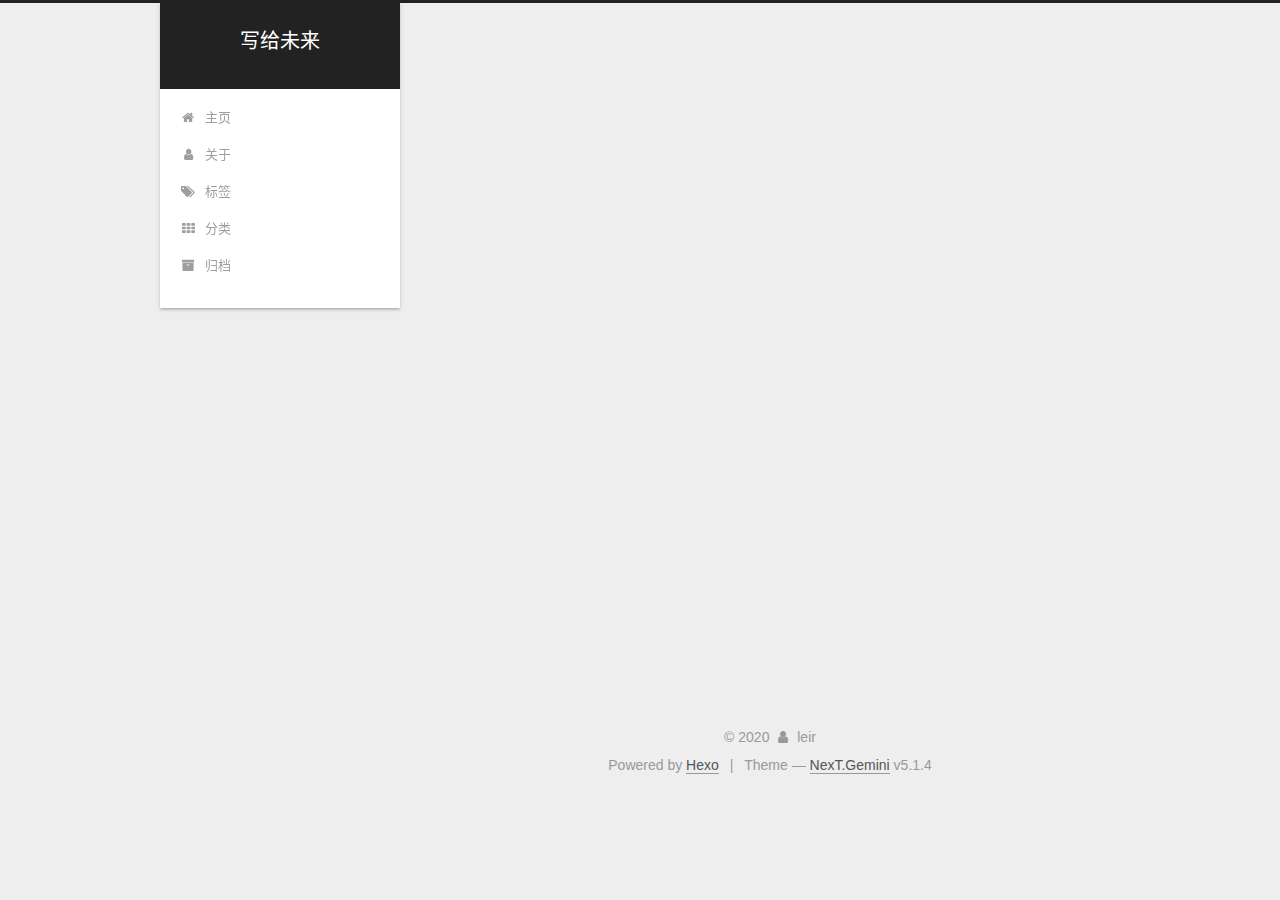
<file: tags/index.html>
<!DOCTYPE html>



  


<html class="theme-next gemini use-motion" lang="zh-CN">
<head>
  <meta charset="UTF-8"/>
<meta http-equiv="X-UA-Compatible" content="IE=edge" />
<meta name="viewport" content="width=device-width, initial-scale=1, maximum-scale=1"/>
<meta name="theme-color" content="#222">









<meta http-equiv="Cache-Control" content="no-transform" />
<meta http-equiv="Cache-Control" content="no-siteapp" />
















  
  
  <link href="/lib/fancybox/source/jquery.fancybox.css?v=2.1.5" rel="stylesheet" type="text/css" />







<link href="/lib/font-awesome/css/font-awesome.min.css?v=4.6.2" rel="stylesheet" type="text/css" />

<link href="/css/main.css?v=5.1.4" rel="stylesheet" type="text/css" />


  <link rel="apple-touch-icon" sizes="180x180" href="/images/apple-touch-icon-next.png?v=5.1.4">


  <link rel="icon" type="image/png" sizes="32x32" href="/images/favicon-32x32-next.png?v=5.1.4">


  <link rel="icon" type="image/png" sizes="16x16" href="/images/favicon-16x16-next.png?v=5.1.4">


  <link rel="mask-icon" href="/images/logo.svg?v=5.1.4" color="#222">





  <meta name="keywords" content="Hexo, NexT" />










<meta name="description" content="技术博客，记录技术学习及文章翻译">
<meta property="og:type" content="website">
<meta property="og:title" content="标签">
<meta property="og:url" content="https://0xleir.github.io/tags/index.html">
<meta property="og:site_name" content="写给未来">
<meta property="og:description" content="技术博客，记录技术学习及文章翻译">
<meta property="og:locale" content="zh_CN">
<meta property="article:published_time" content="2020-03-18T09:27:55.000Z">
<meta property="article:modified_time" content="2020-03-19T13:11:47.184Z">
<meta property="article:author" content="leir">
<meta property="article:tag" content="网络安全">
<meta name="twitter:card" content="summary">



<script type="text/javascript" id="hexo.configurations">
  var NexT = window.NexT || {};
  var CONFIG = {
    root: '/',
    scheme: 'Gemini',
    version: '5.1.4',
    sidebar: {"position":"left","display":"post","offset":12,"b2t":false,"scrollpercent":false,"onmobile":false},
    fancybox: true,
    tabs: true,
    motion: {"enable":true,"async":false,"transition":{"post_block":"fadeIn","post_header":"slideDownIn","post_body":"slideDownIn","coll_header":"slideLeftIn","sidebar":"slideUpIn"}},
    duoshuo: {
      userId: '0',
      author: 'Author'
    },
    algolia: {
      applicationID: '',
      apiKey: '',
      indexName: '',
      hits: {"per_page":10},
      labels: {"input_placeholder":"Search for Posts","hits_empty":"We didn't find any results for the search: ${query}","hits_stats":"${hits} results found in ${time} ms"}
    }
  };
</script>



  <link rel="canonical" href="https://0xleir.github.io/tags/"/>





  <title>标签 | 写给未来</title>
  








<meta name="generator" content="Hexo 4.2.0"></head>

<body itemscope itemtype="http://schema.org/WebPage" lang="zh-CN">

  
  
    
  

  <div class="container sidebar-position-left page-post-detail">
    <div class="headband"></div>

    <header id="header" class="header" itemscope itemtype="http://schema.org/WPHeader">
      <div class="header-inner"><div class="site-brand-wrapper">
  <div class="site-meta ">
    

    <div class="custom-logo-site-title">
      <a href="/"  class="brand" rel="start">
        <span class="logo-line-before"><i></i></span>
        <span class="site-title">写给未来</span>
        <span class="logo-line-after"><i></i></span>
      </a>
    </div>
      
        <p class="site-subtitle"></p>
      
  </div>

  <div class="site-nav-toggle">
    <button>
      <span class="btn-bar"></span>
      <span class="btn-bar"></span>
      <span class="btn-bar"></span>
    </button>
  </div>
</div>

<nav class="site-nav">
  

  
    <ul id="menu" class="menu">
      
        
        <li class="menu-item menu-item-主页">
          <a href="/" rel="section">
            
              <i class="menu-item-icon fa fa-fw fa-home"></i> <br />
            
            主页
          </a>
        </li>
      
        
        <li class="menu-item menu-item-关于">
          <a href="/about/" rel="section">
            
              <i class="menu-item-icon fa fa-fw fa-user"></i> <br />
            
            关于
          </a>
        </li>
      
        
        <li class="menu-item menu-item-标签">
          <a href="/tags/" rel="section">
            
              <i class="menu-item-icon fa fa-fw fa-tags"></i> <br />
            
            标签
          </a>
        </li>
      
        
        <li class="menu-item menu-item-分类">
          <a href="/categories/" rel="section">
            
              <i class="menu-item-icon fa fa-fw fa-th"></i> <br />
            
            分类
          </a>
        </li>
      
        
        <li class="menu-item menu-item-归档">
          <a href="/archives/" rel="section">
            
              <i class="menu-item-icon fa fa-fw fa-archive"></i> <br />
            
            归档
          </a>
        </li>
      

      
    </ul>
  

  
</nav>



 </div>
    </header>

    <main id="main" class="main">
      <div class="main-inner">
        <div class="content-wrap">
          <div id="content" class="content">
            

  <div id="posts" class="posts-expand">
    
    
    
    <div class="post-block page">
      <header class="post-header">

	<h1 class="post-title" itemprop="name headline">标签</h1>



</header>

      
      
      
      <div class="post-body">
        
        
          <div class="tag-cloud">
            <div class="tag-cloud-title">
                1 tag in total
            </div>
            <div class="tag-cloud-tags">
              <a href="/tags/js/" style="font-size: 12px; color: #ccc">js</a>
            </div>
          </div>
        
      </div>
      
      
      
    </div>
    
    
    
  </div>


          </div>
          


          

  



        </div>
        
          
  
  <div class="sidebar-toggle">
    <div class="sidebar-toggle-line-wrap">
      <span class="sidebar-toggle-line sidebar-toggle-line-first"></span>
      <span class="sidebar-toggle-line sidebar-toggle-line-middle"></span>
      <span class="sidebar-toggle-line sidebar-toggle-line-last"></span>
    </div>
  </div>

  <aside id="sidebar" class="sidebar">
    
    <div class="sidebar-inner">

      

      

      <section class="site-overview-wrap sidebar-panel sidebar-panel-active">
        <div class="site-overview">
          <div class="site-author motion-element" itemprop="author" itemscope itemtype="http://schema.org/Person">
            
              <p class="site-author-name" itemprop="name">leir</p>
              <p class="site-description motion-element" itemprop="description">技术博客，记录技术学习及文章翻译</p>
          </div>

          <nav class="site-state motion-element">

            
              <div class="site-state-item site-state-posts">
              
                <a href="/archives">
              
                  <span class="site-state-item-count">1</span>
                  <span class="site-state-item-name">posts</span>
                </a>
              </div>
            

            
              
              
              <div class="site-state-item site-state-categories">
                <a href="/categories/index.html">
                  <span class="site-state-item-count">1</span>
                  <span class="site-state-item-name">categories</span>
                </a>
              </div>
            

            
              
              
              <div class="site-state-item site-state-tags">
                <a href="/tags/index.html">
                  <span class="site-state-item-count">1</span>
                  <span class="site-state-item-name">tags</span>
                </a>
              </div>
            

          </nav>

          

          

          
          

          
          

          

        </div>
      </section>

      

      

    </div>
  </aside>


        
      </div>
    </main>

    <footer id="footer" class="footer">
      <div class="footer-inner">
        <div class="copyright">&copy; <span itemprop="copyrightYear">2020</span>
  <span class="with-love">
    <i class="fa fa-user"></i>
  </span>
  <span class="author" itemprop="copyrightHolder">leir</span>

  
</div>


  <div class="powered-by">Powered by <a class="theme-link" target="_blank" href="https://hexo.io">Hexo</a></div>



  <span class="post-meta-divider">|</span>



  <div class="theme-info">Theme &mdash; <a class="theme-link" target="_blank" href="https://github.com/iissnan/hexo-theme-next">NexT.Gemini</a> v5.1.4</div>




        







        
      </div>
    </footer>

    
      <div class="back-to-top">
        <i class="fa fa-arrow-up"></i>
        
      </div>
    

    

  </div>

  

<script type="text/javascript">
  if (Object.prototype.toString.call(window.Promise) !== '[object Function]') {
    window.Promise = null;
  }
</script>









  












  
  
    <script type="text/javascript" src="/lib/jquery/index.js?v=2.1.3"></script>
  

  
  
    <script type="text/javascript" src="/lib/fastclick/lib/fastclick.min.js?v=1.0.6"></script>
  

  
  
    <script type="text/javascript" src="/lib/jquery_lazyload/jquery.lazyload.js?v=1.9.7"></script>
  

  
  
    <script type="text/javascript" src="/lib/velocity/velocity.min.js?v=1.2.1"></script>
  

  
  
    <script type="text/javascript" src="/lib/velocity/velocity.ui.min.js?v=1.2.1"></script>
  

  
  
    <script type="text/javascript" src="/lib/fancybox/source/jquery.fancybox.pack.js?v=2.1.5"></script>
  


  


  <script type="text/javascript" src="/js/src/utils.js?v=5.1.4"></script>

  <script type="text/javascript" src="/js/src/motion.js?v=5.1.4"></script>



  
  


  <script type="text/javascript" src="/js/src/affix.js?v=5.1.4"></script>

  <script type="text/javascript" src="/js/src/schemes/pisces.js?v=5.1.4"></script>



  
  <script type="text/javascript" src="/js/src/scrollspy.js?v=5.1.4"></script>
<script type="text/javascript" src="/js/src/post-details.js?v=5.1.4"></script>



  


  <script type="text/javascript" src="/js/src/bootstrap.js?v=5.1.4"></script>



  


  




	





  





  












  





  

  

  
<script>
(function(){
    var bp = document.createElement('script');
    var curProtocol = window.location.protocol.split(':')[0];
    if (curProtocol === 'https') {
        bp.src = 'https://zz.bdstatic.com/linksubmit/push.js';        
    }
    else {
        bp.src = 'http://push.zhanzhang.baidu.com/push.js';
    }
    var s = document.getElementsByTagName("script")[0];
    s.parentNode.insertBefore(bp, s);
})();
</script>


  
  

  

  

  

</body>
</html>
</file>
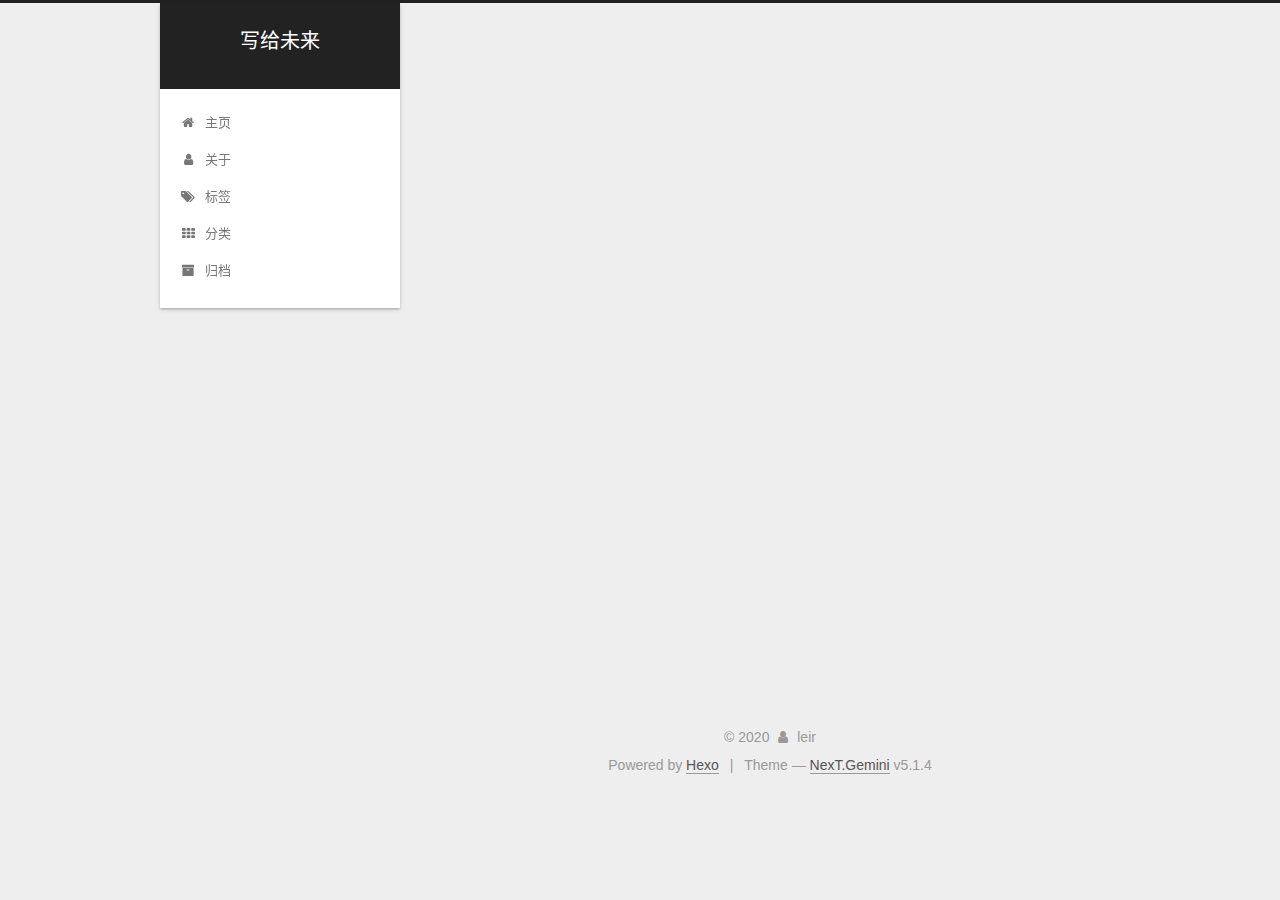
<file: archives/2020/index.html>
<!DOCTYPE html>



  


<html class="theme-next gemini use-motion" lang="zh-CN">
<head>
  <meta charset="UTF-8"/>
<meta http-equiv="X-UA-Compatible" content="IE=edge" />
<meta name="viewport" content="width=device-width, initial-scale=1, maximum-scale=1"/>
<meta name="theme-color" content="#222">









<meta http-equiv="Cache-Control" content="no-transform" />
<meta http-equiv="Cache-Control" content="no-siteapp" />
















  
  
  <link href="/lib/fancybox/source/jquery.fancybox.css?v=2.1.5" rel="stylesheet" type="text/css" />







<link href="/lib/font-awesome/css/font-awesome.min.css?v=4.6.2" rel="stylesheet" type="text/css" />

<link href="/css/main.css?v=5.1.4" rel="stylesheet" type="text/css" />


  <link rel="apple-touch-icon" sizes="180x180" href="/images/apple-touch-icon-next.png?v=5.1.4">


  <link rel="icon" type="image/png" sizes="32x32" href="/images/favicon-32x32-next.png?v=5.1.4">


  <link rel="icon" type="image/png" sizes="16x16" href="/images/favicon-16x16-next.png?v=5.1.4">


  <link rel="mask-icon" href="/images/logo.svg?v=5.1.4" color="#222">





  <meta name="keywords" content="Hexo, NexT" />










<meta name="description" content="技术博客，记录技术学习及文章翻译">
<meta property="og:type" content="website">
<meta property="og:title" content="写给未来">
<meta property="og:url" content="https://0xleir.github.io/archives/2020/index.html">
<meta property="og:site_name" content="写给未来">
<meta property="og:description" content="技术博客，记录技术学习及文章翻译">
<meta property="og:locale" content="zh_CN">
<meta property="article:author" content="leir">
<meta property="article:tag" content="网络安全">
<meta name="twitter:card" content="summary">



<script type="text/javascript" id="hexo.configurations">
  var NexT = window.NexT || {};
  var CONFIG = {
    root: '/',
    scheme: 'Gemini',
    version: '5.1.4',
    sidebar: {"position":"left","display":"post","offset":12,"b2t":false,"scrollpercent":false,"onmobile":false},
    fancybox: true,
    tabs: true,
    motion: {"enable":true,"async":false,"transition":{"post_block":"fadeIn","post_header":"slideDownIn","post_body":"slideDownIn","coll_header":"slideLeftIn","sidebar":"slideUpIn"}},
    duoshuo: {
      userId: '0',
      author: 'Author'
    },
    algolia: {
      applicationID: '',
      apiKey: '',
      indexName: '',
      hits: {"per_page":10},
      labels: {"input_placeholder":"Search for Posts","hits_empty":"We didn't find any results for the search: ${query}","hits_stats":"${hits} results found in ${time} ms"}
    }
  };
</script>



  <link rel="canonical" href="https://0xleir.github.io/archives/2020/"/>





  <title>Archive | 写给未来</title>
  








<meta name="generator" content="Hexo 4.2.0"></head>

<body itemscope itemtype="http://schema.org/WebPage" lang="zh-CN">

  
  
    
  

  <div class="container sidebar-position-left page-archive">
    <div class="headband"></div>

    <header id="header" class="header" itemscope itemtype="http://schema.org/WPHeader">
      <div class="header-inner"><div class="site-brand-wrapper">
  <div class="site-meta ">
    

    <div class="custom-logo-site-title">
      <a href="/"  class="brand" rel="start">
        <span class="logo-line-before"><i></i></span>
        <span class="site-title">写给未来</span>
        <span class="logo-line-after"><i></i></span>
      </a>
    </div>
      
        <p class="site-subtitle"></p>
      
  </div>

  <div class="site-nav-toggle">
    <button>
      <span class="btn-bar"></span>
      <span class="btn-bar"></span>
      <span class="btn-bar"></span>
    </button>
  </div>
</div>

<nav class="site-nav">
  

  
    <ul id="menu" class="menu">
      
        
        <li class="menu-item menu-item-主页">
          <a href="/" rel="section">
            
              <i class="menu-item-icon fa fa-fw fa-home"></i> <br />
            
            主页
          </a>
        </li>
      
        
        <li class="menu-item menu-item-关于">
          <a href="/about/" rel="section">
            
              <i class="menu-item-icon fa fa-fw fa-user"></i> <br />
            
            关于
          </a>
        </li>
      
        
        <li class="menu-item menu-item-标签">
          <a href="/tags/" rel="section">
            
              <i class="menu-item-icon fa fa-fw fa-tags"></i> <br />
            
            标签
          </a>
        </li>
      
        
        <li class="menu-item menu-item-分类">
          <a href="/categories/" rel="section">
            
              <i class="menu-item-icon fa fa-fw fa-th"></i> <br />
            
            分类
          </a>
        </li>
      
        
        <li class="menu-item menu-item-归档">
          <a href="/archives/" rel="section">
            
              <i class="menu-item-icon fa fa-fw fa-archive"></i> <br />
            
            归档
          </a>
        </li>
      

      
    </ul>
  

  
</nav>



 </div>
    </header>

    <main id="main" class="main">
      <div class="main-inner">
        <div class="content-wrap">
          <div id="content" class="content">
            

  
  
  
  <div class="post-block archive">
    <div id="posts" class="posts-collapse">
      <span class="archive-move-on"></span>

      <span class="archive-page-counter">
        
        
        
          
        
        Um..! 1 post. Keep on posting.
      </span>

      

        
        
        

        
          
          <div class="collection-title">
            <h1 class="archive-year" id="archive-year-2020">2020</h1>
          </div>
        
        

        

  <article class="post post-type-normal" itemscope itemtype="http://schema.org/Article">
    <header class="post-header">

      <h2 class="post-title">
        
            <a class="post-title-link" href="/2020/03/18/js/" itemprop="url">
              
                <span itemprop="name">记录JS一些特殊的属性</span>
              
            </a>
        
      </h2>

      <div class="post-meta">
        <time class="post-time" itemprop="dateCreated"
              datetime="2020-03-18T10:57:00+08:00"
              content="2020-03-18" >
          03-18
        </time>
      </div>

    </header>
  </article>



      

    </div>
  </div>
  
  
  

  



          </div>
          


          

        </div>
        
          
  
  <div class="sidebar-toggle">
    <div class="sidebar-toggle-line-wrap">
      <span class="sidebar-toggle-line sidebar-toggle-line-first"></span>
      <span class="sidebar-toggle-line sidebar-toggle-line-middle"></span>
      <span class="sidebar-toggle-line sidebar-toggle-line-last"></span>
    </div>
  </div>

  <aside id="sidebar" class="sidebar">
    
    <div class="sidebar-inner">

      

      

      <section class="site-overview-wrap sidebar-panel sidebar-panel-active">
        <div class="site-overview">
          <div class="site-author motion-element" itemprop="author" itemscope itemtype="http://schema.org/Person">
            
              <p class="site-author-name" itemprop="name">leir</p>
              <p class="site-description motion-element" itemprop="description">技术博客，记录技术学习及文章翻译</p>
          </div>

          <nav class="site-state motion-element">

            
              <div class="site-state-item site-state-posts">
              
                <a href="/archives">
              
                  <span class="site-state-item-count">1</span>
                  <span class="site-state-item-name">posts</span>
                </a>
              </div>
            

            
              
              
              <div class="site-state-item site-state-categories">
                <a href="/categories/index.html">
                  <span class="site-state-item-count">1</span>
                  <span class="site-state-item-name">categories</span>
                </a>
              </div>
            

            
              
              
              <div class="site-state-item site-state-tags">
                <a href="/tags/index.html">
                  <span class="site-state-item-count">1</span>
                  <span class="site-state-item-name">tags</span>
                </a>
              </div>
            

          </nav>

          

          

          
          

          
          

          

        </div>
      </section>

      

      

    </div>
  </aside>


        
      </div>
    </main>

    <footer id="footer" class="footer">
      <div class="footer-inner">
        <div class="copyright">&copy; <span itemprop="copyrightYear">2020</span>
  <span class="with-love">
    <i class="fa fa-user"></i>
  </span>
  <span class="author" itemprop="copyrightHolder">leir</span>

  
</div>


  <div class="powered-by">Powered by <a class="theme-link" target="_blank" href="https://hexo.io">Hexo</a></div>



  <span class="post-meta-divider">|</span>



  <div class="theme-info">Theme &mdash; <a class="theme-link" target="_blank" href="https://github.com/iissnan/hexo-theme-next">NexT.Gemini</a> v5.1.4</div>




        







        
      </div>
    </footer>

    
      <div class="back-to-top">
        <i class="fa fa-arrow-up"></i>
        
      </div>
    

    

  </div>

  

<script type="text/javascript">
  if (Object.prototype.toString.call(window.Promise) !== '[object Function]') {
    window.Promise = null;
  }
</script>









  












  
  
    <script type="text/javascript" src="/lib/jquery/index.js?v=2.1.3"></script>
  

  
  
    <script type="text/javascript" src="/lib/fastclick/lib/fastclick.min.js?v=1.0.6"></script>
  

  
  
    <script type="text/javascript" src="/lib/jquery_lazyload/jquery.lazyload.js?v=1.9.7"></script>
  

  
  
    <script type="text/javascript" src="/lib/velocity/velocity.min.js?v=1.2.1"></script>
  

  
  
    <script type="text/javascript" src="/lib/velocity/velocity.ui.min.js?v=1.2.1"></script>
  

  
  
    <script type="text/javascript" src="/lib/fancybox/source/jquery.fancybox.pack.js?v=2.1.5"></script>
  


  


  <script type="text/javascript" src="/js/src/utils.js?v=5.1.4"></script>

  <script type="text/javascript" src="/js/src/motion.js?v=5.1.4"></script>



  
  


  <script type="text/javascript" src="/js/src/affix.js?v=5.1.4"></script>

  <script type="text/javascript" src="/js/src/schemes/pisces.js?v=5.1.4"></script>



  

  


  <script type="text/javascript" src="/js/src/bootstrap.js?v=5.1.4"></script>



  


  




	





  





  












  





  

  

  
<script>
(function(){
    var bp = document.createElement('script');
    var curProtocol = window.location.protocol.split(':')[0];
    if (curProtocol === 'https') {
        bp.src = 'https://zz.bdstatic.com/linksubmit/push.js';        
    }
    else {
        bp.src = 'http://push.zhanzhang.baidu.com/push.js';
    }
    var s = document.getElementsByTagName("script")[0];
    s.parentNode.insertBefore(bp, s);
})();
</script>


  
  

  

  

  

</body>
</html>
</file>
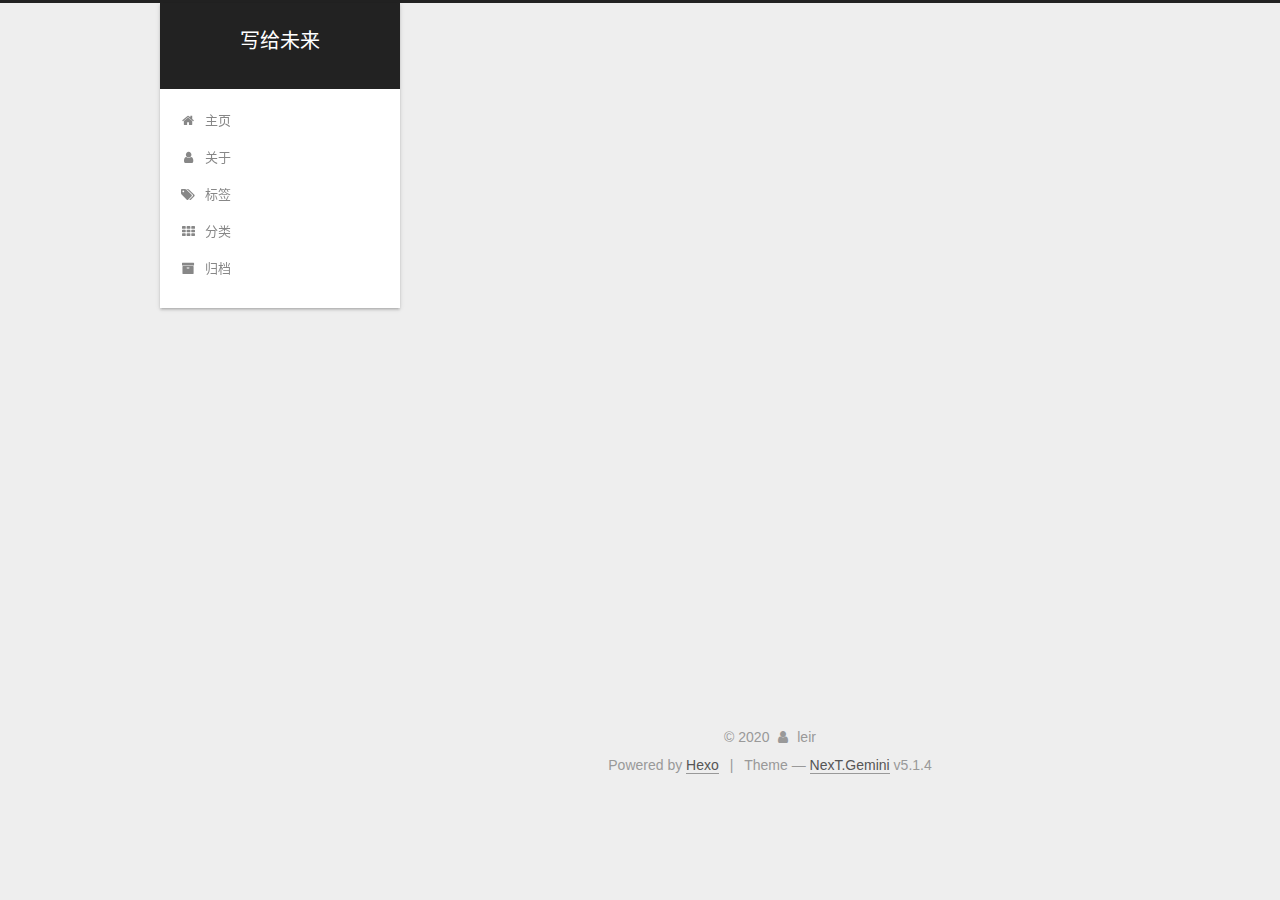
<file: categories/前端/index.html>
<!DOCTYPE html>



  


<html class="theme-next gemini use-motion" lang="zh-CN">
<head>
  <meta charset="UTF-8"/>
<meta http-equiv="X-UA-Compatible" content="IE=edge" />
<meta name="viewport" content="width=device-width, initial-scale=1, maximum-scale=1"/>
<meta name="theme-color" content="#222">









<meta http-equiv="Cache-Control" content="no-transform" />
<meta http-equiv="Cache-Control" content="no-siteapp" />
















  
  
  <link href="/lib/fancybox/source/jquery.fancybox.css?v=2.1.5" rel="stylesheet" type="text/css" />







<link href="/lib/font-awesome/css/font-awesome.min.css?v=4.6.2" rel="stylesheet" type="text/css" />

<link href="/css/main.css?v=5.1.4" rel="stylesheet" type="text/css" />


  <link rel="apple-touch-icon" sizes="180x180" href="/images/apple-touch-icon-next.png?v=5.1.4">


  <link rel="icon" type="image/png" sizes="32x32" href="/images/favicon-32x32-next.png?v=5.1.4">


  <link rel="icon" type="image/png" sizes="16x16" href="/images/favicon-16x16-next.png?v=5.1.4">


  <link rel="mask-icon" href="/images/logo.svg?v=5.1.4" color="#222">





  <meta name="keywords" content="Hexo, NexT" />










<meta name="description" content="技术博客，记录技术学习及文章翻译">
<meta property="og:type" content="website">
<meta property="og:title" content="写给未来">
<meta property="og:url" content="https://0xleir.github.io/categories/%E5%89%8D%E7%AB%AF/index.html">
<meta property="og:site_name" content="写给未来">
<meta property="og:description" content="技术博客，记录技术学习及文章翻译">
<meta property="og:locale" content="zh_CN">
<meta property="article:author" content="leir">
<meta property="article:tag" content="网络安全">
<meta name="twitter:card" content="summary">



<script type="text/javascript" id="hexo.configurations">
  var NexT = window.NexT || {};
  var CONFIG = {
    root: '/',
    scheme: 'Gemini',
    version: '5.1.4',
    sidebar: {"position":"left","display":"post","offset":12,"b2t":false,"scrollpercent":false,"onmobile":false},
    fancybox: true,
    tabs: true,
    motion: {"enable":true,"async":false,"transition":{"post_block":"fadeIn","post_header":"slideDownIn","post_body":"slideDownIn","coll_header":"slideLeftIn","sidebar":"slideUpIn"}},
    duoshuo: {
      userId: '0',
      author: 'Author'
    },
    algolia: {
      applicationID: '',
      apiKey: '',
      indexName: '',
      hits: {"per_page":10},
      labels: {"input_placeholder":"Search for Posts","hits_empty":"We didn't find any results for the search: ${query}","hits_stats":"${hits} results found in ${time} ms"}
    }
  };
</script>



  <link rel="canonical" href="https://0xleir.github.io/categories/前端/"/>





  <title>Category: 前端 | 写给未来</title>
  








<meta name="generator" content="Hexo 4.2.0"></head>

<body itemscope itemtype="http://schema.org/WebPage" lang="zh-CN">

  
  
    
  

  <div class="container sidebar-position-left ">
    <div class="headband"></div>

    <header id="header" class="header" itemscope itemtype="http://schema.org/WPHeader">
      <div class="header-inner"><div class="site-brand-wrapper">
  <div class="site-meta ">
    

    <div class="custom-logo-site-title">
      <a href="/"  class="brand" rel="start">
        <span class="logo-line-before"><i></i></span>
        <span class="site-title">写给未来</span>
        <span class="logo-line-after"><i></i></span>
      </a>
    </div>
      
        <p class="site-subtitle"></p>
      
  </div>

  <div class="site-nav-toggle">
    <button>
      <span class="btn-bar"></span>
      <span class="btn-bar"></span>
      <span class="btn-bar"></span>
    </button>
  </div>
</div>

<nav class="site-nav">
  

  
    <ul id="menu" class="menu">
      
        
        <li class="menu-item menu-item-主页">
          <a href="/" rel="section">
            
              <i class="menu-item-icon fa fa-fw fa-home"></i> <br />
            
            主页
          </a>
        </li>
      
        
        <li class="menu-item menu-item-关于">
          <a href="/about/" rel="section">
            
              <i class="menu-item-icon fa fa-fw fa-user"></i> <br />
            
            关于
          </a>
        </li>
      
        
        <li class="menu-item menu-item-标签">
          <a href="/tags/" rel="section">
            
              <i class="menu-item-icon fa fa-fw fa-tags"></i> <br />
            
            标签
          </a>
        </li>
      
        
        <li class="menu-item menu-item-分类">
          <a href="/categories/" rel="section">
            
              <i class="menu-item-icon fa fa-fw fa-th"></i> <br />
            
            分类
          </a>
        </li>
      
        
        <li class="menu-item menu-item-归档">
          <a href="/archives/" rel="section">
            
              <i class="menu-item-icon fa fa-fw fa-archive"></i> <br />
            
            归档
          </a>
        </li>
      

      
    </ul>
  

  
</nav>



 </div>
    </header>

    <main id="main" class="main">
      <div class="main-inner">
        <div class="content-wrap">
          <div id="content" class="content">
            

  
  
  
  <div class="post-block category">

    <div id="posts" class="posts-collapse">
      <div class="collection-title">
        <h1>前端<small>Category</small>
        </h1>
      </div>

      
        

  <article class="post post-type-normal" itemscope itemtype="http://schema.org/Article">
    <header class="post-header">

      <h2 class="post-title">
        
            <a class="post-title-link" href="/2020/03/18/js/" itemprop="url">
              
                <span itemprop="name">记录JS一些特殊的属性</span>
              
            </a>
        
      </h2>

      <div class="post-meta">
        <time class="post-time" itemprop="dateCreated"
              datetime="2020-03-18T10:57:00+08:00"
              content="2020-03-18" >
          03-18
        </time>
      </div>

    </header>
  </article>


      
    </div>

  </div>
  
  
  

  



          </div>
          


          

        </div>
        
          
  
  <div class="sidebar-toggle">
    <div class="sidebar-toggle-line-wrap">
      <span class="sidebar-toggle-line sidebar-toggle-line-first"></span>
      <span class="sidebar-toggle-line sidebar-toggle-line-middle"></span>
      <span class="sidebar-toggle-line sidebar-toggle-line-last"></span>
    </div>
  </div>

  <aside id="sidebar" class="sidebar">
    
    <div class="sidebar-inner">

      

      

      <section class="site-overview-wrap sidebar-panel sidebar-panel-active">
        <div class="site-overview">
          <div class="site-author motion-element" itemprop="author" itemscope itemtype="http://schema.org/Person">
            
              <p class="site-author-name" itemprop="name">leir</p>
              <p class="site-description motion-element" itemprop="description">技术博客，记录技术学习及文章翻译</p>
          </div>

          <nav class="site-state motion-element">

            
              <div class="site-state-item site-state-posts">
              
                <a href="/archives">
              
                  <span class="site-state-item-count">1</span>
                  <span class="site-state-item-name">posts</span>
                </a>
              </div>
            

            
              
              
              <div class="site-state-item site-state-categories">
                <a href="/categories/index.html">
                  <span class="site-state-item-count">1</span>
                  <span class="site-state-item-name">categories</span>
                </a>
              </div>
            

            
              
              
              <div class="site-state-item site-state-tags">
                <a href="/tags/index.html">
                  <span class="site-state-item-count">1</span>
                  <span class="site-state-item-name">tags</span>
                </a>
              </div>
            

          </nav>

          

          

          
          

          
          

          

        </div>
      </section>

      

      

    </div>
  </aside>


        
      </div>
    </main>

    <footer id="footer" class="footer">
      <div class="footer-inner">
        <div class="copyright">&copy; <span itemprop="copyrightYear">2020</span>
  <span class="with-love">
    <i class="fa fa-user"></i>
  </span>
  <span class="author" itemprop="copyrightHolder">leir</span>

  
</div>


  <div class="powered-by">Powered by <a class="theme-link" target="_blank" href="https://hexo.io">Hexo</a></div>



  <span class="post-meta-divider">|</span>



  <div class="theme-info">Theme &mdash; <a class="theme-link" target="_blank" href="https://github.com/iissnan/hexo-theme-next">NexT.Gemini</a> v5.1.4</div>




        







        
      </div>
    </footer>

    
      <div class="back-to-top">
        <i class="fa fa-arrow-up"></i>
        
      </div>
    

    

  </div>

  

<script type="text/javascript">
  if (Object.prototype.toString.call(window.Promise) !== '[object Function]') {
    window.Promise = null;
  }
</script>









  












  
  
    <script type="text/javascript" src="/lib/jquery/index.js?v=2.1.3"></script>
  

  
  
    <script type="text/javascript" src="/lib/fastclick/lib/fastclick.min.js?v=1.0.6"></script>
  

  
  
    <script type="text/javascript" src="/lib/jquery_lazyload/jquery.lazyload.js?v=1.9.7"></script>
  

  
  
    <script type="text/javascript" src="/lib/velocity/velocity.min.js?v=1.2.1"></script>
  

  
  
    <script type="text/javascript" src="/lib/velocity/velocity.ui.min.js?v=1.2.1"></script>
  

  
  
    <script type="text/javascript" src="/lib/fancybox/source/jquery.fancybox.pack.js?v=2.1.5"></script>
  


  


  <script type="text/javascript" src="/js/src/utils.js?v=5.1.4"></script>

  <script type="text/javascript" src="/js/src/motion.js?v=5.1.4"></script>



  
  


  <script type="text/javascript" src="/js/src/affix.js?v=5.1.4"></script>

  <script type="text/javascript" src="/js/src/schemes/pisces.js?v=5.1.4"></script>



  

  


  <script type="text/javascript" src="/js/src/bootstrap.js?v=5.1.4"></script>



  


  




	





  





  












  





  

  

  
<script>
(function(){
    var bp = document.createElement('script');
    var curProtocol = window.location.protocol.split(':')[0];
    if (curProtocol === 'https') {
        bp.src = 'https://zz.bdstatic.com/linksubmit/push.js';        
    }
    else {
        bp.src = 'http://push.zhanzhang.baidu.com/push.js';
    }
    var s = document.getElementsByTagName("script")[0];
    s.parentNode.insertBefore(bp, s);
})();
</script>


  
  

  

  

  

</body>
</html>
</file>
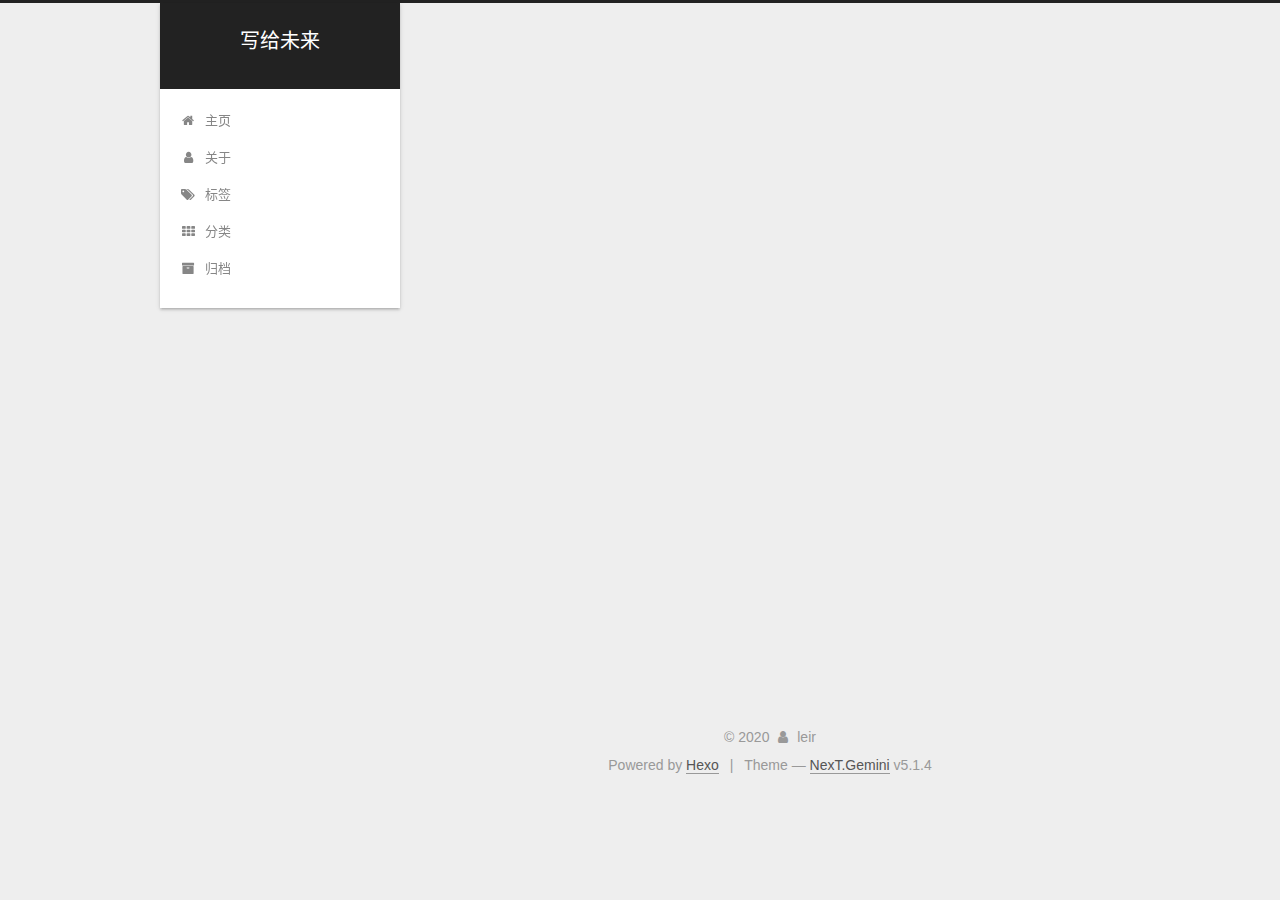
<file: tags/js/index.html>
<!DOCTYPE html>



  


<html class="theme-next gemini use-motion" lang="zh-CN">
<head>
  <meta charset="UTF-8"/>
<meta http-equiv="X-UA-Compatible" content="IE=edge" />
<meta name="viewport" content="width=device-width, initial-scale=1, maximum-scale=1"/>
<meta name="theme-color" content="#222">









<meta http-equiv="Cache-Control" content="no-transform" />
<meta http-equiv="Cache-Control" content="no-siteapp" />
















  
  
  <link href="/lib/fancybox/source/jquery.fancybox.css?v=2.1.5" rel="stylesheet" type="text/css" />







<link href="/lib/font-awesome/css/font-awesome.min.css?v=4.6.2" rel="stylesheet" type="text/css" />

<link href="/css/main.css?v=5.1.4" rel="stylesheet" type="text/css" />


  <link rel="apple-touch-icon" sizes="180x180" href="/images/apple-touch-icon-next.png?v=5.1.4">


  <link rel="icon" type="image/png" sizes="32x32" href="/images/favicon-32x32-next.png?v=5.1.4">


  <link rel="icon" type="image/png" sizes="16x16" href="/images/favicon-16x16-next.png?v=5.1.4">


  <link rel="mask-icon" href="/images/logo.svg?v=5.1.4" color="#222">





  <meta name="keywords" content="Hexo, NexT" />










<meta name="description" content="技术博客，记录技术学习及文章翻译">
<meta property="og:type" content="website">
<meta property="og:title" content="写给未来">
<meta property="og:url" content="https://0xleir.github.io/tags/js/index.html">
<meta property="og:site_name" content="写给未来">
<meta property="og:description" content="技术博客，记录技术学习及文章翻译">
<meta property="og:locale" content="zh_CN">
<meta property="article:author" content="leir">
<meta property="article:tag" content="网络安全">
<meta name="twitter:card" content="summary">



<script type="text/javascript" id="hexo.configurations">
  var NexT = window.NexT || {};
  var CONFIG = {
    root: '/',
    scheme: 'Gemini',
    version: '5.1.4',
    sidebar: {"position":"left","display":"post","offset":12,"b2t":false,"scrollpercent":false,"onmobile":false},
    fancybox: true,
    tabs: true,
    motion: {"enable":true,"async":false,"transition":{"post_block":"fadeIn","post_header":"slideDownIn","post_body":"slideDownIn","coll_header":"slideLeftIn","sidebar":"slideUpIn"}},
    duoshuo: {
      userId: '0',
      author: 'Author'
    },
    algolia: {
      applicationID: '',
      apiKey: '',
      indexName: '',
      hits: {"per_page":10},
      labels: {"input_placeholder":"Search for Posts","hits_empty":"We didn't find any results for the search: ${query}","hits_stats":"${hits} results found in ${time} ms"}
    }
  };
</script>



  <link rel="canonical" href="https://0xleir.github.io/tags/js/"/>





  <title>Tag: js | 写给未来</title>
  








<meta name="generator" content="Hexo 4.2.0"></head>

<body itemscope itemtype="http://schema.org/WebPage" lang="zh-CN">

  
  
    
  

  <div class="container sidebar-position-left ">
    <div class="headband"></div>

    <header id="header" class="header" itemscope itemtype="http://schema.org/WPHeader">
      <div class="header-inner"><div class="site-brand-wrapper">
  <div class="site-meta ">
    

    <div class="custom-logo-site-title">
      <a href="/"  class="brand" rel="start">
        <span class="logo-line-before"><i></i></span>
        <span class="site-title">写给未来</span>
        <span class="logo-line-after"><i></i></span>
      </a>
    </div>
      
        <p class="site-subtitle"></p>
      
  </div>

  <div class="site-nav-toggle">
    <button>
      <span class="btn-bar"></span>
      <span class="btn-bar"></span>
      <span class="btn-bar"></span>
    </button>
  </div>
</div>

<nav class="site-nav">
  

  
    <ul id="menu" class="menu">
      
        
        <li class="menu-item menu-item-主页">
          <a href="/" rel="section">
            
              <i class="menu-item-icon fa fa-fw fa-home"></i> <br />
            
            主页
          </a>
        </li>
      
        
        <li class="menu-item menu-item-关于">
          <a href="/about/" rel="section">
            
              <i class="menu-item-icon fa fa-fw fa-user"></i> <br />
            
            关于
          </a>
        </li>
      
        
        <li class="menu-item menu-item-标签">
          <a href="/tags/" rel="section">
            
              <i class="menu-item-icon fa fa-fw fa-tags"></i> <br />
            
            标签
          </a>
        </li>
      
        
        <li class="menu-item menu-item-分类">
          <a href="/categories/" rel="section">
            
              <i class="menu-item-icon fa fa-fw fa-th"></i> <br />
            
            分类
          </a>
        </li>
      
        
        <li class="menu-item menu-item-归档">
          <a href="/archives/" rel="section">
            
              <i class="menu-item-icon fa fa-fw fa-archive"></i> <br />
            
            归档
          </a>
        </li>
      

      
    </ul>
  

  
</nav>



 </div>
    </header>

    <main id="main" class="main">
      <div class="main-inner">
        <div class="content-wrap">
          <div id="content" class="content">
            

  
  
  
  <div class="post-block tag">

    <div id="posts" class="posts-collapse">
      <div class="collection-title">
        <h1>js<small>Tag</small>
        </h1>
      </div>

      
        

  <article class="post post-type-normal" itemscope itemtype="http://schema.org/Article">
    <header class="post-header">

      <h2 class="post-title">
        
            <a class="post-title-link" href="/2020/03/18/js/" itemprop="url">
              
                <span itemprop="name">记录JS一些特殊的属性</span>
              
            </a>
        
      </h2>

      <div class="post-meta">
        <time class="post-time" itemprop="dateCreated"
              datetime="2020-03-18T10:57:00+08:00"
              content="2020-03-18" >
          03-18
        </time>
      </div>

    </header>
  </article>


      
    </div>

  </div>
  
  
  

  


          </div>
          


          

        </div>
        
          
  
  <div class="sidebar-toggle">
    <div class="sidebar-toggle-line-wrap">
      <span class="sidebar-toggle-line sidebar-toggle-line-first"></span>
      <span class="sidebar-toggle-line sidebar-toggle-line-middle"></span>
      <span class="sidebar-toggle-line sidebar-toggle-line-last"></span>
    </div>
  </div>

  <aside id="sidebar" class="sidebar">
    
    <div class="sidebar-inner">

      

      

      <section class="site-overview-wrap sidebar-panel sidebar-panel-active">
        <div class="site-overview">
          <div class="site-author motion-element" itemprop="author" itemscope itemtype="http://schema.org/Person">
            
              <p class="site-author-name" itemprop="name">leir</p>
              <p class="site-description motion-element" itemprop="description">技术博客，记录技术学习及文章翻译</p>
          </div>

          <nav class="site-state motion-element">

            
              <div class="site-state-item site-state-posts">
              
                <a href="/archives">
              
                  <span class="site-state-item-count">1</span>
                  <span class="site-state-item-name">posts</span>
                </a>
              </div>
            

            
              
              
              <div class="site-state-item site-state-categories">
                <a href="/categories/index.html">
                  <span class="site-state-item-count">1</span>
                  <span class="site-state-item-name">categories</span>
                </a>
              </div>
            

            
              
              
              <div class="site-state-item site-state-tags">
                <a href="/tags/index.html">
                  <span class="site-state-item-count">1</span>
                  <span class="site-state-item-name">tags</span>
                </a>
              </div>
            

          </nav>

          

          

          
          

          
          

          

        </div>
      </section>

      

      

    </div>
  </aside>


        
      </div>
    </main>

    <footer id="footer" class="footer">
      <div class="footer-inner">
        <div class="copyright">&copy; <span itemprop="copyrightYear">2020</span>
  <span class="with-love">
    <i class="fa fa-user"></i>
  </span>
  <span class="author" itemprop="copyrightHolder">leir</span>

  
</div>


  <div class="powered-by">Powered by <a class="theme-link" target="_blank" href="https://hexo.io">Hexo</a></div>



  <span class="post-meta-divider">|</span>



  <div class="theme-info">Theme &mdash; <a class="theme-link" target="_blank" href="https://github.com/iissnan/hexo-theme-next">NexT.Gemini</a> v5.1.4</div>




        







        
      </div>
    </footer>

    
      <div class="back-to-top">
        <i class="fa fa-arrow-up"></i>
        
      </div>
    

    

  </div>

  

<script type="text/javascript">
  if (Object.prototype.toString.call(window.Promise) !== '[object Function]') {
    window.Promise = null;
  }
</script>









  












  
  
    <script type="text/javascript" src="/lib/jquery/index.js?v=2.1.3"></script>
  

  
  
    <script type="text/javascript" src="/lib/fastclick/lib/fastclick.min.js?v=1.0.6"></script>
  

  
  
    <script type="text/javascript" src="/lib/jquery_lazyload/jquery.lazyload.js?v=1.9.7"></script>
  

  
  
    <script type="text/javascript" src="/lib/velocity/velocity.min.js?v=1.2.1"></script>
  

  
  
    <script type="text/javascript" src="/lib/velocity/velocity.ui.min.js?v=1.2.1"></script>
  

  
  
    <script type="text/javascript" src="/lib/fancybox/source/jquery.fancybox.pack.js?v=2.1.5"></script>
  


  


  <script type="text/javascript" src="/js/src/utils.js?v=5.1.4"></script>

  <script type="text/javascript" src="/js/src/motion.js?v=5.1.4"></script>



  
  


  <script type="text/javascript" src="/js/src/affix.js?v=5.1.4"></script>

  <script type="text/javascript" src="/js/src/schemes/pisces.js?v=5.1.4"></script>



  

  


  <script type="text/javascript" src="/js/src/bootstrap.js?v=5.1.4"></script>



  


  




	





  





  












  





  

  

  
<script>
(function(){
    var bp = document.createElement('script');
    var curProtocol = window.location.protocol.split(':')[0];
    if (curProtocol === 'https') {
        bp.src = 'https://zz.bdstatic.com/linksubmit/push.js';        
    }
    else {
        bp.src = 'http://push.zhanzhang.baidu.com/push.js';
    }
    var s = document.getElementsByTagName("script")[0];
    s.parentNode.insertBefore(bp, s);
})();
</script>


  
  

  

  

  

</body>
</html>
</file>
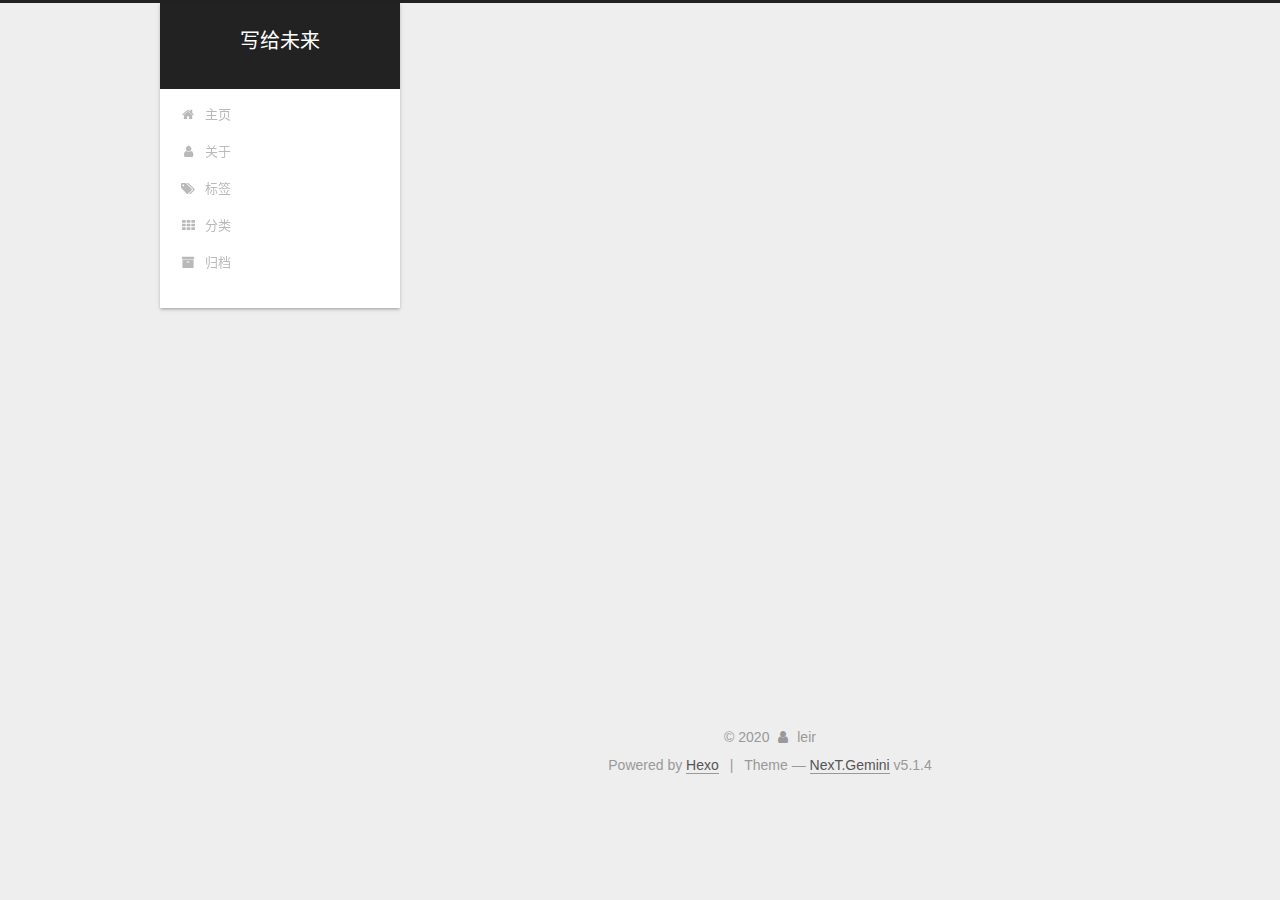
<file: archives/2020/03/index.html>
<!DOCTYPE html>



  


<html class="theme-next gemini use-motion" lang="zh-CN">
<head>
  <meta charset="UTF-8"/>
<meta http-equiv="X-UA-Compatible" content="IE=edge" />
<meta name="viewport" content="width=device-width, initial-scale=1, maximum-scale=1"/>
<meta name="theme-color" content="#222">









<meta http-equiv="Cache-Control" content="no-transform" />
<meta http-equiv="Cache-Control" content="no-siteapp" />
















  
  
  <link href="/lib/fancybox/source/jquery.fancybox.css?v=2.1.5" rel="stylesheet" type="text/css" />







<link href="/lib/font-awesome/css/font-awesome.min.css?v=4.6.2" rel="stylesheet" type="text/css" />

<link href="/css/main.css?v=5.1.4" rel="stylesheet" type="text/css" />


  <link rel="apple-touch-icon" sizes="180x180" href="/images/apple-touch-icon-next.png?v=5.1.4">


  <link rel="icon" type="image/png" sizes="32x32" href="/images/favicon-32x32-next.png?v=5.1.4">


  <link rel="icon" type="image/png" sizes="16x16" href="/images/favicon-16x16-next.png?v=5.1.4">


  <link rel="mask-icon" href="/images/logo.svg?v=5.1.4" color="#222">





  <meta name="keywords" content="Hexo, NexT" />










<meta name="description" content="技术博客，记录技术学习及文章翻译">
<meta property="og:type" content="website">
<meta property="og:title" content="写给未来">
<meta property="og:url" content="https://0xleir.github.io/archives/2020/03/index.html">
<meta property="og:site_name" content="写给未来">
<meta property="og:description" content="技术博客，记录技术学习及文章翻译">
<meta property="og:locale" content="zh_CN">
<meta property="article:author" content="leir">
<meta property="article:tag" content="网络安全">
<meta name="twitter:card" content="summary">



<script type="text/javascript" id="hexo.configurations">
  var NexT = window.NexT || {};
  var CONFIG = {
    root: '/',
    scheme: 'Gemini',
    version: '5.1.4',
    sidebar: {"position":"left","display":"post","offset":12,"b2t":false,"scrollpercent":false,"onmobile":false},
    fancybox: true,
    tabs: true,
    motion: {"enable":true,"async":false,"transition":{"post_block":"fadeIn","post_header":"slideDownIn","post_body":"slideDownIn","coll_header":"slideLeftIn","sidebar":"slideUpIn"}},
    duoshuo: {
      userId: '0',
      author: 'Author'
    },
    algolia: {
      applicationID: '',
      apiKey: '',
      indexName: '',
      hits: {"per_page":10},
      labels: {"input_placeholder":"Search for Posts","hits_empty":"We didn't find any results for the search: ${query}","hits_stats":"${hits} results found in ${time} ms"}
    }
  };
</script>



  <link rel="canonical" href="https://0xleir.github.io/archives/2020/03/"/>





  <title>Archive | 写给未来</title>
  








<meta name="generator" content="Hexo 4.2.0"></head>

<body itemscope itemtype="http://schema.org/WebPage" lang="zh-CN">

  
  
    
  

  <div class="container sidebar-position-left page-archive">
    <div class="headband"></div>

    <header id="header" class="header" itemscope itemtype="http://schema.org/WPHeader">
      <div class="header-inner"><div class="site-brand-wrapper">
  <div class="site-meta ">
    

    <div class="custom-logo-site-title">
      <a href="/"  class="brand" rel="start">
        <span class="logo-line-before"><i></i></span>
        <span class="site-title">写给未来</span>
        <span class="logo-line-after"><i></i></span>
      </a>
    </div>
      
        <p class="site-subtitle"></p>
      
  </div>

  <div class="site-nav-toggle">
    <button>
      <span class="btn-bar"></span>
      <span class="btn-bar"></span>
      <span class="btn-bar"></span>
    </button>
  </div>
</div>

<nav class="site-nav">
  

  
    <ul id="menu" class="menu">
      
        
        <li class="menu-item menu-item-主页">
          <a href="/" rel="section">
            
              <i class="menu-item-icon fa fa-fw fa-home"></i> <br />
            
            主页
          </a>
        </li>
      
        
        <li class="menu-item menu-item-关于">
          <a href="/about/" rel="section">
            
              <i class="menu-item-icon fa fa-fw fa-user"></i> <br />
            
            关于
          </a>
        </li>
      
        
        <li class="menu-item menu-item-标签">
          <a href="/tags/" rel="section">
            
              <i class="menu-item-icon fa fa-fw fa-tags"></i> <br />
            
            标签
          </a>
        </li>
      
        
        <li class="menu-item menu-item-分类">
          <a href="/categories/" rel="section">
            
              <i class="menu-item-icon fa fa-fw fa-th"></i> <br />
            
            分类
          </a>
        </li>
      
        
        <li class="menu-item menu-item-归档">
          <a href="/archives/" rel="section">
            
              <i class="menu-item-icon fa fa-fw fa-archive"></i> <br />
            
            归档
          </a>
        </li>
      

      
    </ul>
  

  
</nav>



 </div>
    </header>

    <main id="main" class="main">
      <div class="main-inner">
        <div class="content-wrap">
          <div id="content" class="content">
            

  
  
  
  <div class="post-block archive">
    <div id="posts" class="posts-collapse">
      <span class="archive-move-on"></span>

      <span class="archive-page-counter">
        
        
        
          
        
        Um..! 1 post. Keep on posting.
      </span>

      

        
        
        

        
          
          <div class="collection-title">
            <h1 class="archive-year" id="archive-year-2020">2020</h1>
          </div>
        
        

        

  <article class="post post-type-normal" itemscope itemtype="http://schema.org/Article">
    <header class="post-header">

      <h2 class="post-title">
        
            <a class="post-title-link" href="/2020/03/18/js/" itemprop="url">
              
                <span itemprop="name">记录JS一些特殊的属性</span>
              
            </a>
        
      </h2>

      <div class="post-meta">
        <time class="post-time" itemprop="dateCreated"
              datetime="2020-03-18T10:57:00+08:00"
              content="2020-03-18" >
          03-18
        </time>
      </div>

    </header>
  </article>



      

    </div>
  </div>
  
  
  

  



          </div>
          


          

        </div>
        
          
  
  <div class="sidebar-toggle">
    <div class="sidebar-toggle-line-wrap">
      <span class="sidebar-toggle-line sidebar-toggle-line-first"></span>
      <span class="sidebar-toggle-line sidebar-toggle-line-middle"></span>
      <span class="sidebar-toggle-line sidebar-toggle-line-last"></span>
    </div>
  </div>

  <aside id="sidebar" class="sidebar">
    
    <div class="sidebar-inner">

      

      

      <section class="site-overview-wrap sidebar-panel sidebar-panel-active">
        <div class="site-overview">
          <div class="site-author motion-element" itemprop="author" itemscope itemtype="http://schema.org/Person">
            
              <p class="site-author-name" itemprop="name">leir</p>
              <p class="site-description motion-element" itemprop="description">技术博客，记录技术学习及文章翻译</p>
          </div>

          <nav class="site-state motion-element">

            
              <div class="site-state-item site-state-posts">
              
                <a href="/archives">
              
                  <span class="site-state-item-count">1</span>
                  <span class="site-state-item-name">posts</span>
                </a>
              </div>
            

            
              
              
              <div class="site-state-item site-state-categories">
                <a href="/categories/index.html">
                  <span class="site-state-item-count">1</span>
                  <span class="site-state-item-name">categories</span>
                </a>
              </div>
            

            
              
              
              <div class="site-state-item site-state-tags">
                <a href="/tags/index.html">
                  <span class="site-state-item-count">1</span>
                  <span class="site-state-item-name">tags</span>
                </a>
              </div>
            

          </nav>

          

          

          
          

          
          

          

        </div>
      </section>

      

      

    </div>
  </aside>


        
      </div>
    </main>

    <footer id="footer" class="footer">
      <div class="footer-inner">
        <div class="copyright">&copy; <span itemprop="copyrightYear">2020</span>
  <span class="with-love">
    <i class="fa fa-user"></i>
  </span>
  <span class="author" itemprop="copyrightHolder">leir</span>

  
</div>


  <div class="powered-by">Powered by <a class="theme-link" target="_blank" href="https://hexo.io">Hexo</a></div>



  <span class="post-meta-divider">|</span>



  <div class="theme-info">Theme &mdash; <a class="theme-link" target="_blank" href="https://github.com/iissnan/hexo-theme-next">NexT.Gemini</a> v5.1.4</div>




        







        
      </div>
    </footer>

    
      <div class="back-to-top">
        <i class="fa fa-arrow-up"></i>
        
      </div>
    

    

  </div>

  

<script type="text/javascript">
  if (Object.prototype.toString.call(window.Promise) !== '[object Function]') {
    window.Promise = null;
  }
</script>









  












  
  
    <script type="text/javascript" src="/lib/jquery/index.js?v=2.1.3"></script>
  

  
  
    <script type="text/javascript" src="/lib/fastclick/lib/fastclick.min.js?v=1.0.6"></script>
  

  
  
    <script type="text/javascript" src="/lib/jquery_lazyload/jquery.lazyload.js?v=1.9.7"></script>
  

  
  
    <script type="text/javascript" src="/lib/velocity/velocity.min.js?v=1.2.1"></script>
  

  
  
    <script type="text/javascript" src="/lib/velocity/velocity.ui.min.js?v=1.2.1"></script>
  

  
  
    <script type="text/javascript" src="/lib/fancybox/source/jquery.fancybox.pack.js?v=2.1.5"></script>
  


  


  <script type="text/javascript" src="/js/src/utils.js?v=5.1.4"></script>

  <script type="text/javascript" src="/js/src/motion.js?v=5.1.4"></script>



  
  


  <script type="text/javascript" src="/js/src/affix.js?v=5.1.4"></script>

  <script type="text/javascript" src="/js/src/schemes/pisces.js?v=5.1.4"></script>



  

  


  <script type="text/javascript" src="/js/src/bootstrap.js?v=5.1.4"></script>



  


  




	





  





  












  





  

  

  
<script>
(function(){
    var bp = document.createElement('script');
    var curProtocol = window.location.protocol.split(':')[0];
    if (curProtocol === 'https') {
        bp.src = 'https://zz.bdstatic.com/linksubmit/push.js';        
    }
    else {
        bp.src = 'http://push.zhanzhang.baidu.com/push.js';
    }
    var s = document.getElementsByTagName("script")[0];
    s.parentNode.insertBefore(bp, s);
})();
</script>


  
  

  

  

  

</body>
</html>
</file>
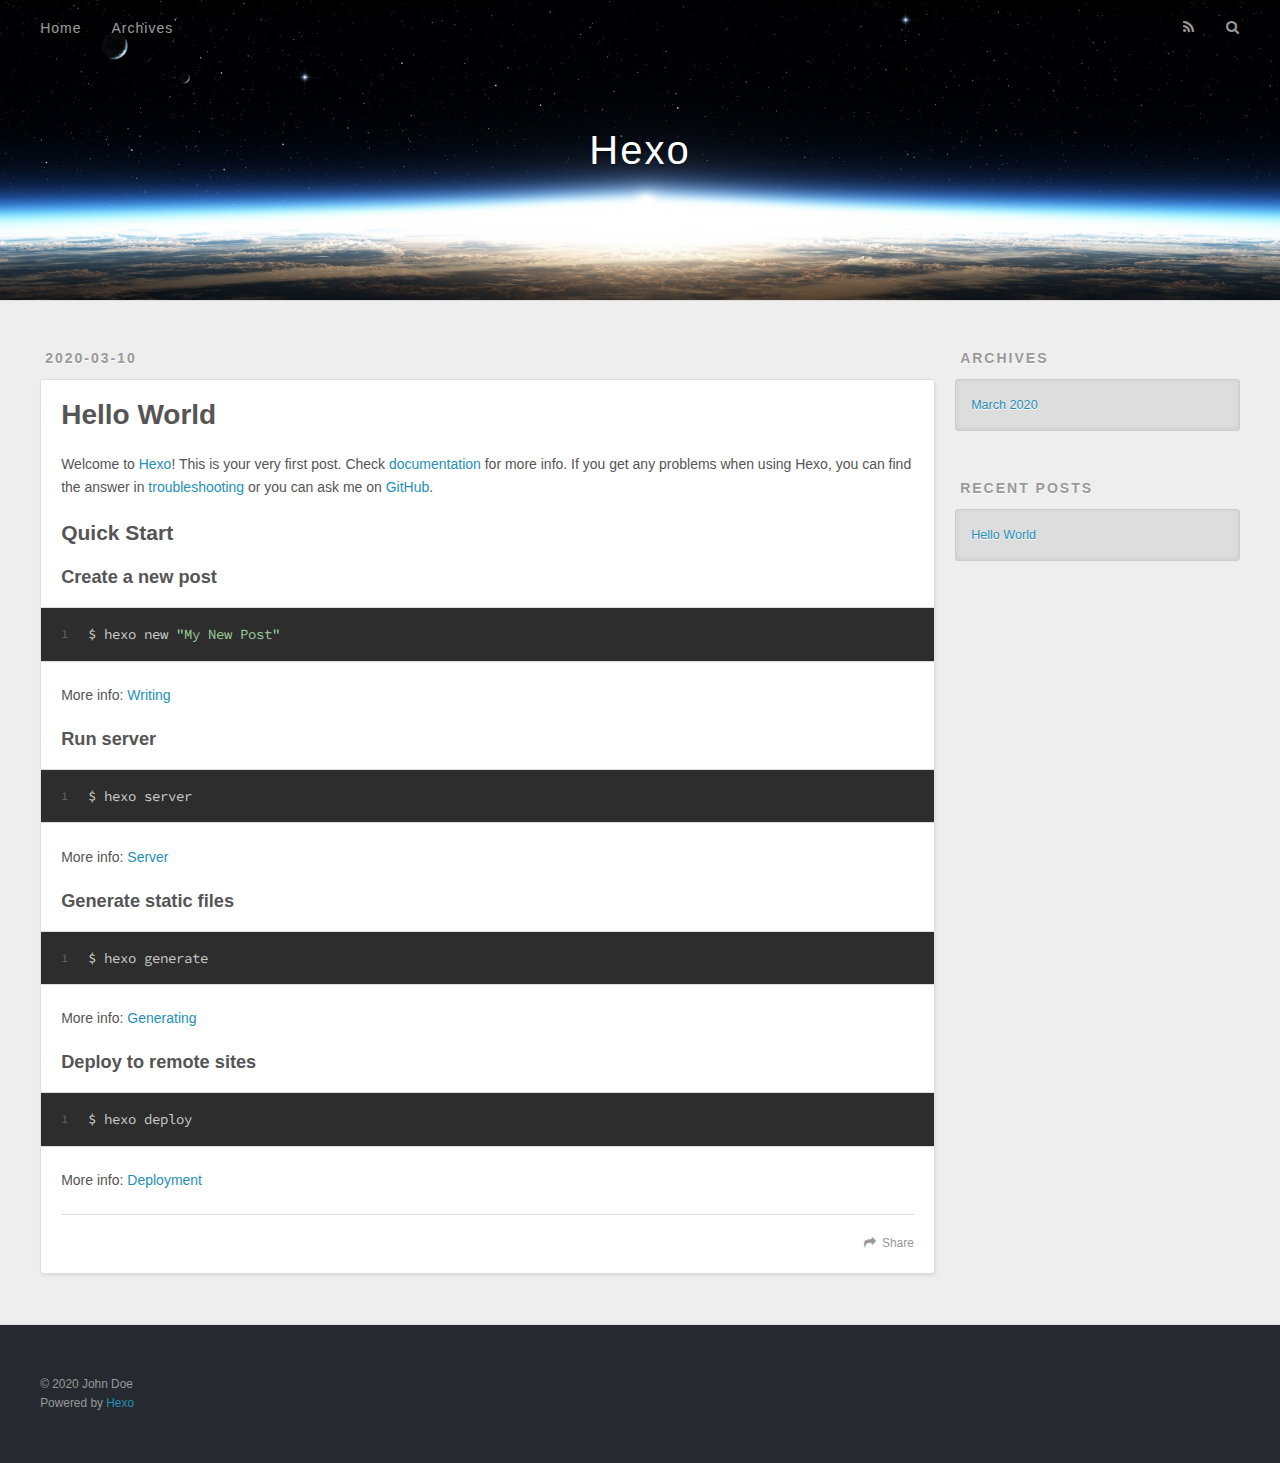
<file: 2020/03/10/hello-world/index.html>
<!DOCTYPE html>
<html>
<head>
  <meta charset="utf-8">
  

  
  <title>Hello World | Hexo</title>
  <meta name="viewport" content="width=device-width, initial-scale=1, maximum-scale=1">
  <meta name="description" content="Welcome to Hexo! This is your very first post. Check documentation for more info. If you get any problems when using Hexo, you can find the answer in troubleshooting or you can ask me on GitHub. Quick">
<meta property="og:type" content="article">
<meta property="og:title" content="Hello World">
<meta property="og:url" content="http://yoursite.com/2020/03/10/hello-world/index.html">
<meta property="og:site_name" content="Hexo">
<meta property="og:description" content="Welcome to Hexo! This is your very first post. Check documentation for more info. If you get any problems when using Hexo, you can find the answer in troubleshooting or you can ask me on GitHub. Quick">
<meta property="og:locale" content="en_US">
<meta property="article:published_time" content="2020-03-10T03:43:29.335Z">
<meta property="article:modified_time" content="2020-03-10T03:43:29.335Z">
<meta property="article:author" content="John Doe">
<meta name="twitter:card" content="summary">
  
    <link rel="alternate" href="/atom.xml" title="Hexo" type="application/atom+xml">
  
  
    <link rel="icon" href="/favicon.png">
  
  
    <link href="//fonts.googleapis.com/css?family=Source+Code+Pro" rel="stylesheet" type="text/css">
  
  
<link rel="stylesheet" href="/css/style.css">

<meta name="generator" content="Hexo 4.2.0"></head>

<body>
  <div id="container">
    <div id="wrap">
      <header id="header">
  <div id="banner"></div>
  <div id="header-outer" class="outer">
    <div id="header-title" class="inner">
      <h1 id="logo-wrap">
        <a href="/" id="logo">Hexo</a>
      </h1>
      
    </div>
    <div id="header-inner" class="inner">
      <nav id="main-nav">
        <a id="main-nav-toggle" class="nav-icon"></a>
        
          <a class="main-nav-link" href="/">Home</a>
        
          <a class="main-nav-link" href="/archives">Archives</a>
        
      </nav>
      <nav id="sub-nav">
        
          <a id="nav-rss-link" class="nav-icon" href="/atom.xml" title="RSS Feed"></a>
        
        <a id="nav-search-btn" class="nav-icon" title="Search"></a>
      </nav>
      <div id="search-form-wrap">
        <form action="//google.com/search" method="get" accept-charset="UTF-8" class="search-form"><input type="search" name="q" class="search-form-input" placeholder="Search"><button type="submit" class="search-form-submit">&#xF002;</button><input type="hidden" name="sitesearch" value="http://yoursite.com"></form>
      </div>
    </div>
  </div>
</header>
      <div class="outer">
        <section id="main"><article id="post-hello-world" class="article article-type-post" itemscope itemprop="blogPost">
  <div class="article-meta">
    <a href="/2020/03/10/hello-world/" class="article-date">
  <time datetime="2020-03-10T03:43:29.335Z" itemprop="datePublished">2020-03-10</time>
</a>
    
  </div>
  <div class="article-inner">
    
    
      <header class="article-header">
        
  
    <h1 class="article-title" itemprop="name">
      Hello World
    </h1>
  

      </header>
    
    <div class="article-entry" itemprop="articleBody">
      
        <p>Welcome to <a href="https://hexo.io/" target="_blank" rel="noopener">Hexo</a>! This is your very first post. Check <a href="https://hexo.io/docs/" target="_blank" rel="noopener">documentation</a> for more info. If you get any problems when using Hexo, you can find the answer in <a href="https://hexo.io/docs/troubleshooting.html" target="_blank" rel="noopener">troubleshooting</a> or you can ask me on <a href="https://github.com/hexojs/hexo/issues" target="_blank" rel="noopener">GitHub</a>.</p>
<h2 id="Quick-Start"><a href="#Quick-Start" class="headerlink" title="Quick Start"></a>Quick Start</h2><h3 id="Create-a-new-post"><a href="#Create-a-new-post" class="headerlink" title="Create a new post"></a>Create a new post</h3><figure class="highlight bash"><table><tr><td class="gutter"><pre><span class="line">1</span><br></pre></td><td class="code"><pre><span class="line">$ hexo new <span class="string">"My New Post"</span></span><br></pre></td></tr></table></figure>

<p>More info: <a href="https://hexo.io/docs/writing.html" target="_blank" rel="noopener">Writing</a></p>
<h3 id="Run-server"><a href="#Run-server" class="headerlink" title="Run server"></a>Run server</h3><figure class="highlight bash"><table><tr><td class="gutter"><pre><span class="line">1</span><br></pre></td><td class="code"><pre><span class="line">$ hexo server</span><br></pre></td></tr></table></figure>

<p>More info: <a href="https://hexo.io/docs/server.html" target="_blank" rel="noopener">Server</a></p>
<h3 id="Generate-static-files"><a href="#Generate-static-files" class="headerlink" title="Generate static files"></a>Generate static files</h3><figure class="highlight bash"><table><tr><td class="gutter"><pre><span class="line">1</span><br></pre></td><td class="code"><pre><span class="line">$ hexo generate</span><br></pre></td></tr></table></figure>

<p>More info: <a href="https://hexo.io/docs/generating.html" target="_blank" rel="noopener">Generating</a></p>
<h3 id="Deploy-to-remote-sites"><a href="#Deploy-to-remote-sites" class="headerlink" title="Deploy to remote sites"></a>Deploy to remote sites</h3><figure class="highlight bash"><table><tr><td class="gutter"><pre><span class="line">1</span><br></pre></td><td class="code"><pre><span class="line">$ hexo deploy</span><br></pre></td></tr></table></figure>

<p>More info: <a href="https://hexo.io/docs/one-command-deployment.html" target="_blank" rel="noopener">Deployment</a></p>

      
    </div>
    <footer class="article-footer">
      <a data-url="http://yoursite.com/2020/03/10/hello-world/" data-id="ck7lctrb40000wqvo5xd83zaa" class="article-share-link">Share</a>
      
      
    </footer>
  </div>
  
    
  
</article>

</section>
        
          <aside id="sidebar">
  
    

  
    

  
    
  
    
  <div class="widget-wrap">
    <h3 class="widget-title">Archives</h3>
    <div class="widget">
      <ul class="archive-list"><li class="archive-list-item"><a class="archive-list-link" href="/archives/2020/03/">March 2020</a></li></ul>
    </div>
  </div>


  
    
  <div class="widget-wrap">
    <h3 class="widget-title">Recent Posts</h3>
    <div class="widget">
      <ul>
        
          <li>
            <a href="/2020/03/10/hello-world/">Hello World</a>
          </li>
        
      </ul>
    </div>
  </div>

  
</aside>
        
      </div>
      <footer id="footer">
  
  <div class="outer">
    <div id="footer-info" class="inner">
      &copy; 2020 John Doe<br>
      Powered by <a href="http://hexo.io/" target="_blank">Hexo</a>
    </div>
  </div>
</footer>
    </div>
    <nav id="mobile-nav">
  
    <a href="/" class="mobile-nav-link">Home</a>
  
    <a href="/archives" class="mobile-nav-link">Archives</a>
  
</nav>
    

<script src="//ajax.googleapis.com/ajax/libs/jquery/2.0.3/jquery.min.js"></script>


  
<link rel="stylesheet" href="/fancybox/jquery.fancybox.css">

  
<script src="/fancybox/jquery.fancybox.pack.js"></script>




<script src="/js/script.js"></script>




  </div>
</body>
</html>
</file>
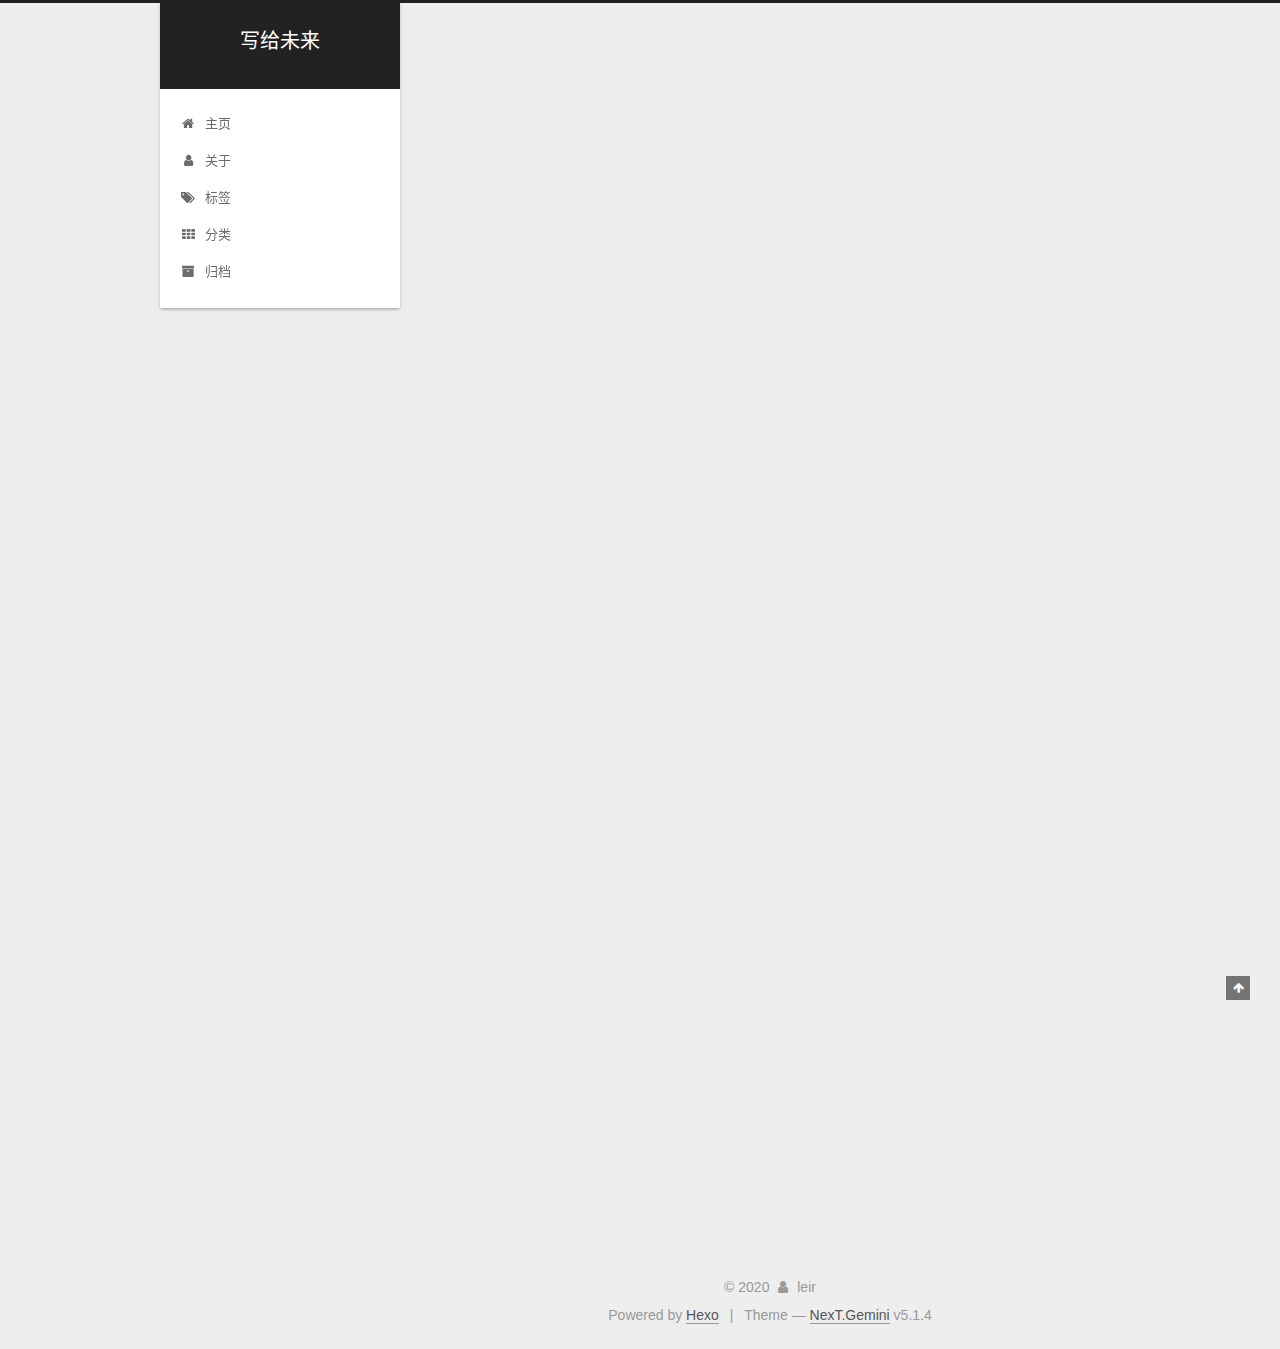
<file: 2020/03/18/js/index.html>
<!DOCTYPE html>



  


<html class="theme-next gemini use-motion" lang="zh-CN">
<head>
  <meta charset="UTF-8"/>
<meta http-equiv="X-UA-Compatible" content="IE=edge" />
<meta name="viewport" content="width=device-width, initial-scale=1, maximum-scale=1"/>
<meta name="theme-color" content="#222">









<meta http-equiv="Cache-Control" content="no-transform" />
<meta http-equiv="Cache-Control" content="no-siteapp" />
















  
  
  <link href="/lib/fancybox/source/jquery.fancybox.css?v=2.1.5" rel="stylesheet" type="text/css" />







<link href="/lib/font-awesome/css/font-awesome.min.css?v=4.6.2" rel="stylesheet" type="text/css" />

<link href="/css/main.css?v=5.1.4" rel="stylesheet" type="text/css" />


  <link rel="apple-touch-icon" sizes="180x180" href="/images/apple-touch-icon-next.png?v=5.1.4">


  <link rel="icon" type="image/png" sizes="32x32" href="/images/favicon-32x32-next.png?v=5.1.4">


  <link rel="icon" type="image/png" sizes="16x16" href="/images/favicon-16x16-next.png?v=5.1.4">


  <link rel="mask-icon" href="/images/logo.svg?v=5.1.4" color="#222">





  <meta name="keywords" content="js," />










<meta name="description" content="变量在函数作用域内 加var定义的变量是局部变量，不加var定义的就成了全局变量 位运算在JavaScript中 位操作符 只有1个功能：进行位运算。 1234567891011121314151617181920212223&#x2F;* 测试类型1 *&#x2F;var str1 &#x3D; &#39;9&#39;;var str2 &#x3D; &#39;5&#39;;console.lo">
<meta property="og:type" content="article">
<meta property="og:title" content="记录JS一些特殊的属性">
<meta property="og:url" content="https://0xleir.github.io/2020/03/18/js/index.html">
<meta property="og:site_name" content="写给未来">
<meta property="og:description" content="变量在函数作用域内 加var定义的变量是局部变量，不加var定义的就成了全局变量 位运算在JavaScript中 位操作符 只有1个功能：进行位运算。 1234567891011121314151617181920212223&#x2F;* 测试类型1 *&#x2F;var str1 &#x3D; &#39;9&#39;;var str2 &#x3D; &#39;5&#39;;console.lo">
<meta property="og:locale" content="zh_CN">
<meta property="article:published_time" content="2020-03-18T02:57:00.000Z">
<meta property="article:modified_time" content="2020-03-18T02:57:58.096Z">
<meta property="article:author" content="leir">
<meta property="article:tag" content="js">
<meta name="twitter:card" content="summary">



<script type="text/javascript" id="hexo.configurations">
  var NexT = window.NexT || {};
  var CONFIG = {
    root: '/',
    scheme: 'Gemini',
    version: '5.1.4',
    sidebar: {"position":"left","display":"post","offset":12,"b2t":false,"scrollpercent":false,"onmobile":false},
    fancybox: true,
    tabs: true,
    motion: {"enable":true,"async":false,"transition":{"post_block":"fadeIn","post_header":"slideDownIn","post_body":"slideDownIn","coll_header":"slideLeftIn","sidebar":"slideUpIn"}},
    duoshuo: {
      userId: '0',
      author: 'Author'
    },
    algolia: {
      applicationID: '',
      apiKey: '',
      indexName: '',
      hits: {"per_page":10},
      labels: {"input_placeholder":"Search for Posts","hits_empty":"We didn't find any results for the search: ${query}","hits_stats":"${hits} results found in ${time} ms"}
    }
  };
</script>



  <link rel="canonical" href="https://0xleir.github.io/2020/03/18/js/"/>





  <title>记录JS一些特殊的属性 | 写给未来</title>
  








<meta name="generator" content="Hexo 4.2.0"></head>

<body itemscope itemtype="http://schema.org/WebPage" lang="zh-CN">

  
  
    
  

  <div class="container sidebar-position-left page-post-detail">
    <div class="headband"></div>

    <header id="header" class="header" itemscope itemtype="http://schema.org/WPHeader">
      <div class="header-inner"><div class="site-brand-wrapper">
  <div class="site-meta ">
    

    <div class="custom-logo-site-title">
      <a href="/"  class="brand" rel="start">
        <span class="logo-line-before"><i></i></span>
        <span class="site-title">写给未来</span>
        <span class="logo-line-after"><i></i></span>
      </a>
    </div>
      
        <p class="site-subtitle"></p>
      
  </div>

  <div class="site-nav-toggle">
    <button>
      <span class="btn-bar"></span>
      <span class="btn-bar"></span>
      <span class="btn-bar"></span>
    </button>
  </div>
</div>

<nav class="site-nav">
  

  
    <ul id="menu" class="menu">
      
        
        <li class="menu-item menu-item-主页">
          <a href="/" rel="section">
            
              <i class="menu-item-icon fa fa-fw fa-home"></i> <br />
            
            主页
          </a>
        </li>
      
        
        <li class="menu-item menu-item-关于">
          <a href="/about/" rel="section">
            
              <i class="menu-item-icon fa fa-fw fa-user"></i> <br />
            
            关于
          </a>
        </li>
      
        
        <li class="menu-item menu-item-标签">
          <a href="/tags/" rel="section">
            
              <i class="menu-item-icon fa fa-fw fa-tags"></i> <br />
            
            标签
          </a>
        </li>
      
        
        <li class="menu-item menu-item-分类">
          <a href="/categories/" rel="section">
            
              <i class="menu-item-icon fa fa-fw fa-th"></i> <br />
            
            分类
          </a>
        </li>
      
        
        <li class="menu-item menu-item-归档">
          <a href="/archives/" rel="section">
            
              <i class="menu-item-icon fa fa-fw fa-archive"></i> <br />
            
            归档
          </a>
        </li>
      

      
    </ul>
  

  
</nav>



 </div>
    </header>

    <main id="main" class="main">
      <div class="main-inner">
        <div class="content-wrap">
          <div id="content" class="content">
            

  <div id="posts" class="posts-expand">
    

  

  
  
  

  <article class="post post-type-normal" itemscope itemtype="http://schema.org/Article">
  
  
  
  <div class="post-block">
    <link itemprop="mainEntityOfPage" href="https://0xleir.github.io/2020/03/18/js/">

    <span hidden itemprop="author" itemscope itemtype="http://schema.org/Person">
      <meta itemprop="name" content="leir">
      <meta itemprop="description" content="">
      <meta itemprop="image" content="/images/avatar.gif">
    </span>

    <span hidden itemprop="publisher" itemscope itemtype="http://schema.org/Organization">
      <meta itemprop="name" content="写给未来">
    </span>

    
      <header class="post-header">

        
        
          <h1 class="post-title" itemprop="name headline">记录JS一些特殊的属性</h1>
        

        <div class="post-meta">
          <span class="post-time">
            
              <span class="post-meta-item-icon">
                <i class="fa fa-calendar-o"></i>
              </span>
              
                <span class="post-meta-item-text">Posted on</span>
              
              <time title="Post created" itemprop="dateCreated datePublished" datetime="2020-03-18T10:57:00+08:00">
                2020-03-18
              </time>
            

            

            
          </span>

          
            <span class="post-category" >
            
              <span class="post-meta-divider">|</span>
            
              <span class="post-meta-item-icon">
                <i class="fa fa-folder-o"></i>
              </span>
              
                <span class="post-meta-item-text">In</span>
              
              
                <span itemprop="about" itemscope itemtype="http://schema.org/Thing">
                  <a href="/categories/%E5%89%8D%E7%AB%AF/" itemprop="url" rel="index">
                    <span itemprop="name">前端</span>
                  </a>
                </span>

                
                
              
            </span>
          

          
            
          

          
          

          

          

          

        </div>
      </header>
    

    
    
    
    <div class="post-body" itemprop="articleBody">

      
      

      
        <h4 id="变量"><a href="#变量" class="headerlink" title="变量"></a>变量</h4><p>在函数作用域内 加var定义的变量是局部变量，不加var定义的就成了全局变量</p>
<h4 id="位运算"><a href="#位运算" class="headerlink" title="位运算"></a>位运算</h4><p>在JavaScript中 位操作符 只有1个功能：进行位运算。</p>
<figure class="highlight plain"><table><tr><td class="gutter"><pre><span class="line">1</span><br><span class="line">2</span><br><span class="line">3</span><br><span class="line">4</span><br><span class="line">5</span><br><span class="line">6</span><br><span class="line">7</span><br><span class="line">8</span><br><span class="line">9</span><br><span class="line">10</span><br><span class="line">11</span><br><span class="line">12</span><br><span class="line">13</span><br><span class="line">14</span><br><span class="line">15</span><br><span class="line">16</span><br><span class="line">17</span><br><span class="line">18</span><br><span class="line">19</span><br><span class="line">20</span><br><span class="line">21</span><br><span class="line">22</span><br><span class="line">23</span><br></pre></td><td class="code"><pre><span class="line">&#x2F;* 测试类型1 *&#x2F;</span><br><span class="line">var str1 &#x3D; &#39;9&#39;;</span><br><span class="line">var str2 &#x3D; &#39;5&#39;;</span><br><span class="line">console.log(str1 &amp; str2);  &#x2F;&#x2F; 结果为 1</span><br><span class="line">console.log(typeof (str1 &amp; str2)); &#x2F;&#x2F;结果为 number 类型</span><br><span class="line">那么JavaScript中 **位操作符 **去操作 非数值 是怎样处理的呢。</span><br><span class="line"></span><br><span class="line">&#x2F;* 测试类型2 *&#x2F;</span><br><span class="line">var number1 &#x3D; 9;</span><br><span class="line">var number2 &#x3D; 5;</span><br><span class="line">console.log(number1 &amp; number2); 结果为 1</span><br><span class="line">&#x2F;* 测试类型3 *&#x2F;</span><br><span class="line">var obj1 &#x3D; &#123;</span><br><span class="line">    valueOf: function() &#123;</span><br><span class="line">        return 9;</span><br><span class="line">    &#125;</span><br><span class="line">&#125;</span><br><span class="line">var obj2 &#x3D; &#123;</span><br><span class="line">    valueOf: function() &#123;</span><br><span class="line">        return 5;</span><br><span class="line">    &#125; </span><br><span class="line">&#125;</span><br><span class="line">console.log(obj1 &amp; obj2); &#x2F;&#x2F; 结果为 1</span><br></pre></td></tr></table></figure>

<p>9 的二进制：1001<br>5 的二进制：0101<br>&amp; 操作结果：0001 = 1<br>从上面代码中我们发现了一些倪端，string类型、number类型、object类型操作结果相等，那么这里又涉及到了另一个知识点，数值转换。如果操作数不是数值类型，就会根据一定规则把它转换成数值，若不能转化成数值则为NaN。</p>
<p>如果NaN &amp; NaN会得出什么结果？</p>
<p>console.log(NaN &amp; NaN);  // 结果为 0</p>

      
    </div>
    
    
    

    

    

    

    <footer class="post-footer">
      
        <div class="post-tags">
          
            <a href="/tags/js/" rel="tag"># js</a>
          
        </div>
      

      
      
      

      

      
      
    </footer>
  </div>
  
  
  
  </article>



    <div class="post-spread">
      
    </div>
  </div>


          </div>
          


          

  



        </div>
        
          
  
  <div class="sidebar-toggle">
    <div class="sidebar-toggle-line-wrap">
      <span class="sidebar-toggle-line sidebar-toggle-line-first"></span>
      <span class="sidebar-toggle-line sidebar-toggle-line-middle"></span>
      <span class="sidebar-toggle-line sidebar-toggle-line-last"></span>
    </div>
  </div>

  <aside id="sidebar" class="sidebar">
    
    <div class="sidebar-inner">

      

      
        <ul class="sidebar-nav motion-element">
          <li class="sidebar-nav-toc sidebar-nav-active" data-target="post-toc-wrap">
            Table of Contents
          </li>
          <li class="sidebar-nav-overview" data-target="site-overview-wrap">
            Overview
          </li>
        </ul>
      

      <section class="site-overview-wrap sidebar-panel">
        <div class="site-overview">
          <div class="site-author motion-element" itemprop="author" itemscope itemtype="http://schema.org/Person">
            
              <p class="site-author-name" itemprop="name">leir</p>
              <p class="site-description motion-element" itemprop="description">技术博客，记录技术学习及文章翻译</p>
          </div>

          <nav class="site-state motion-element">

            
              <div class="site-state-item site-state-posts">
              
                <a href="/archives">
              
                  <span class="site-state-item-count">1</span>
                  <span class="site-state-item-name">posts</span>
                </a>
              </div>
            

            
              
              
              <div class="site-state-item site-state-categories">
                <a href="/categories/index.html">
                  <span class="site-state-item-count">1</span>
                  <span class="site-state-item-name">categories</span>
                </a>
              </div>
            

            
              
              
              <div class="site-state-item site-state-tags">
                <a href="/tags/index.html">
                  <span class="site-state-item-count">1</span>
                  <span class="site-state-item-name">tags</span>
                </a>
              </div>
            

          </nav>

          

          

          
          

          
          

          

        </div>
      </section>

      
      <!--noindex-->
        <section class="post-toc-wrap motion-element sidebar-panel sidebar-panel-active">
          <div class="post-toc">

            
              
            

            
              <div class="post-toc-content"><ol class="nav"><li class="nav-item nav-level-4"><a class="nav-link" href="#变量"><span class="nav-number">1.</span> <span class="nav-text">变量</span></a></li><li class="nav-item nav-level-4"><a class="nav-link" href="#位运算"><span class="nav-number">2.</span> <span class="nav-text">位运算</span></a></li></ol></div>
            

          </div>
        </section>
      <!--/noindex-->
      

      

    </div>
  </aside>


        
      </div>
    </main>

    <footer id="footer" class="footer">
      <div class="footer-inner">
        <div class="copyright">&copy; <span itemprop="copyrightYear">2020</span>
  <span class="with-love">
    <i class="fa fa-user"></i>
  </span>
  <span class="author" itemprop="copyrightHolder">leir</span>

  
</div>


  <div class="powered-by">Powered by <a class="theme-link" target="_blank" href="https://hexo.io">Hexo</a></div>



  <span class="post-meta-divider">|</span>



  <div class="theme-info">Theme &mdash; <a class="theme-link" target="_blank" href="https://github.com/iissnan/hexo-theme-next">NexT.Gemini</a> v5.1.4</div>




        







        
      </div>
    </footer>

    
      <div class="back-to-top">
        <i class="fa fa-arrow-up"></i>
        
      </div>
    

    

  </div>

  

<script type="text/javascript">
  if (Object.prototype.toString.call(window.Promise) !== '[object Function]') {
    window.Promise = null;
  }
</script>









  












  
  
    <script type="text/javascript" src="/lib/jquery/index.js?v=2.1.3"></script>
  

  
  
    <script type="text/javascript" src="/lib/fastclick/lib/fastclick.min.js?v=1.0.6"></script>
  

  
  
    <script type="text/javascript" src="/lib/jquery_lazyload/jquery.lazyload.js?v=1.9.7"></script>
  

  
  
    <script type="text/javascript" src="/lib/velocity/velocity.min.js?v=1.2.1"></script>
  

  
  
    <script type="text/javascript" src="/lib/velocity/velocity.ui.min.js?v=1.2.1"></script>
  

  
  
    <script type="text/javascript" src="/lib/fancybox/source/jquery.fancybox.pack.js?v=2.1.5"></script>
  


  


  <script type="text/javascript" src="/js/src/utils.js?v=5.1.4"></script>

  <script type="text/javascript" src="/js/src/motion.js?v=5.1.4"></script>



  
  


  <script type="text/javascript" src="/js/src/affix.js?v=5.1.4"></script>

  <script type="text/javascript" src="/js/src/schemes/pisces.js?v=5.1.4"></script>



  
  <script type="text/javascript" src="/js/src/scrollspy.js?v=5.1.4"></script>
<script type="text/javascript" src="/js/src/post-details.js?v=5.1.4"></script>



  


  <script type="text/javascript" src="/js/src/bootstrap.js?v=5.1.4"></script>



  


  




	





  





  












  





  

  

  
<script>
(function(){
    var bp = document.createElement('script');
    var curProtocol = window.location.protocol.split(':')[0];
    if (curProtocol === 'https') {
        bp.src = 'https://zz.bdstatic.com/linksubmit/push.js';        
    }
    else {
        bp.src = 'http://push.zhanzhang.baidu.com/push.js';
    }
    var s = document.getElementsByTagName("script")[0];
    s.parentNode.insertBefore(bp, s);
})();
</script>


  
  

  

  

  

</body>
</html>
</file>
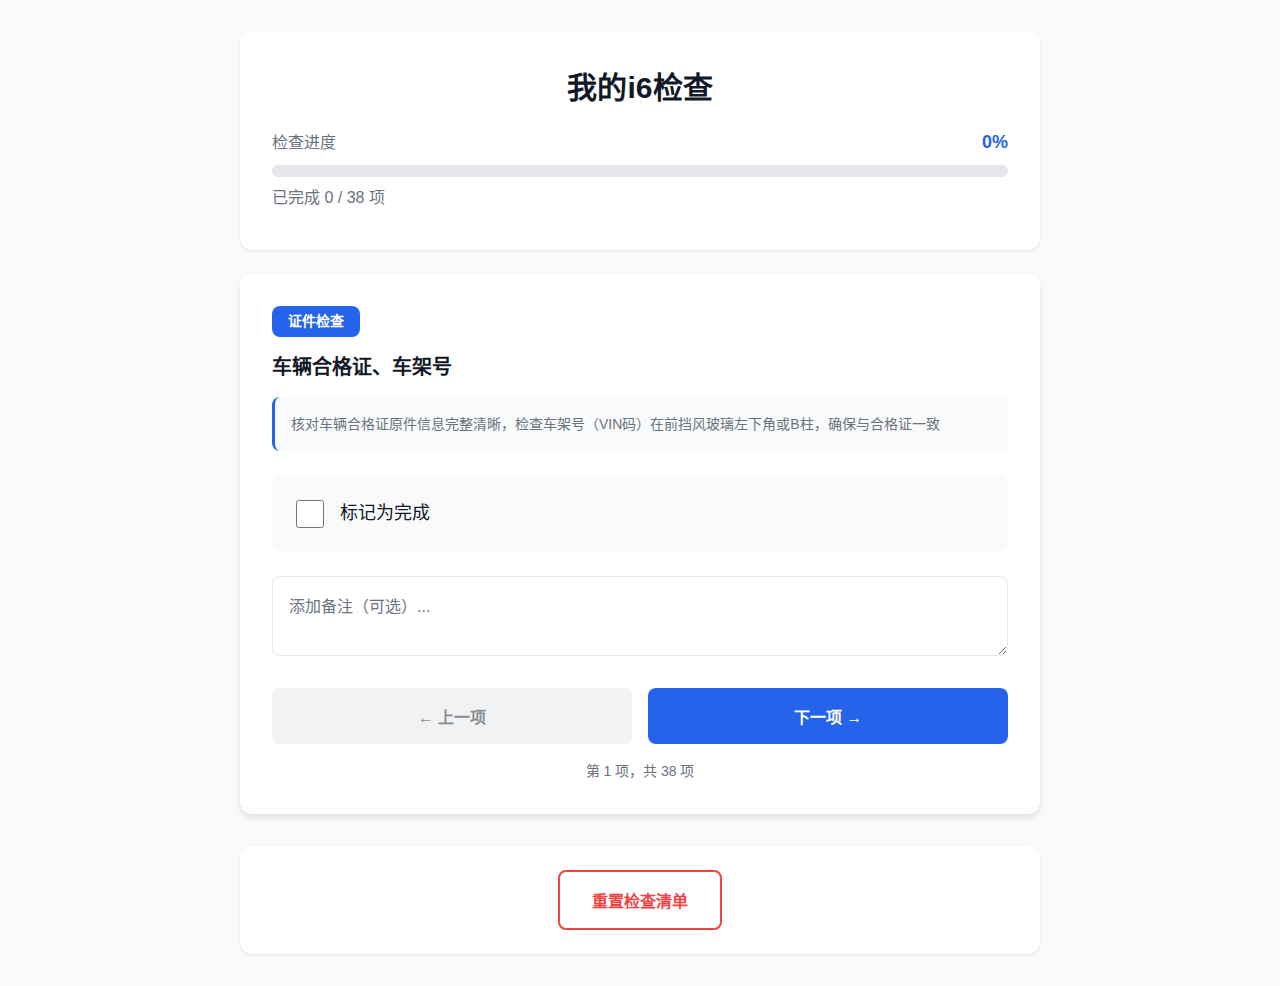
<file: car_check_list.html>
<!DOCTYPE html>
<html lang="zh-CN">
<head>
  <meta charset="UTF-8">
  <meta name="viewport" content="width=device-width, initial-scale=1.0">
  <title>我的i6检查</title>
  <style>
    /* CSS 变量定义 */
    :root {
      --primary-color: #2563eb;
      --success-color: #10b981;
      --background: #f9fafb;
      --card-background: #ffffff;
      --text-primary: #111827;
      --text-secondary: #6b7280;
      --border-color: #e5e7eb;
      --danger-color: #ef4444;
      
      /* 间距 */
      --spacing-xs: 0.25rem;
      --spacing-sm: 0.5rem;
      --spacing-md: 1rem;
      --spacing-lg: 1.5rem;
      --spacing-xl: 2rem;
      
      /* 字体大小 - 移动优先 */
      --font-size-sm: 0.875rem;
      --font-size-base: 0.875rem; /* 14px 移动端最小 */
      --font-size-lg: 1rem;
      --font-size-xl: 1.125rem;
      --font-size-2xl: 1.5rem;
      
      /* 触摸目标最小尺寸 */
      --touch-target-min: 44px;
      
      /* 边框圆角 */
      --border-radius-sm: 0.25rem;
      --border-radius-md: 0.5rem;
      --border-radius-lg: 0.75rem;
    }
    
    /* 全局样式重置 */
    * {
      margin: 0;
      padding: 0;
      box-sizing: border-box;
    }
    
    body {
      font-family: -apple-system, BlinkMacSystemFont, 'Segoe UI', Roboto, 'Helvetica Neue', Arial, sans-serif;
      font-size: var(--font-size-base);
      line-height: 1.6;
      color: var(--text-primary);
      background-color: var(--background);
      padding: var(--spacing-md);
    }
    
    /* 主容器 */
    .container {
      max-width: 800px;
      margin: 0 auto;
    }
    
    /* 头部样式 */
    .header {
      background-color: var(--card-background);
      padding: var(--spacing-lg);
      border-radius: var(--border-radius-lg);
      box-shadow: 0 1px 3px rgba(0, 0, 0, 0.1);
      margin-bottom: var(--spacing-lg);
    }
    
    .header h1 {
      font-size: var(--font-size-xl);
      color: var(--text-primary);
      margin-bottom: var(--spacing-md);
      text-align: center;
    }
    
    /* 进度显示区域 */
    .progress-section {
      margin-top: var(--spacing-md);
    }
    
    .progress-text {
      display: flex;
      justify-content: space-between;
      align-items: center;
      margin-bottom: var(--spacing-sm);
      font-size: var(--font-size-base);
      color: var(--text-secondary);
    }
    
    .progress-percentage {
      font-weight: 600;
      color: var(--primary-color);
      font-size: var(--font-size-lg);
    }
    
    /* 进度条 */
    .progress-bar-container {
      width: 100%;
      height: 12px;
      background-color: var(--border-color);
      border-radius: var(--border-radius-lg);
      overflow: hidden;
    }
    
    .progress-bar-fill {
      height: 100%;
      background-color: var(--success-color);
      transition: width 0.3s ease;
      border-radius: var(--border-radius-lg);
    }
    
    /* 检查清单主区域 */
    .checklist-container {
      display: flex;
      flex-direction: column;
      gap: var(--spacing-lg);
      min-height: 400px;
      position: relative;
    }
    
    /* 单项卡片视图 */
    .single-item-card {
      background-color: var(--card-background);
      border-radius: var(--border-radius-lg);
      box-shadow: 0 4px 6px rgba(0, 0, 0, 0.1);
      padding: var(--spacing-xl);
      display: none;
      animation: fadeIn 0.3s ease-in;
    }
    
    .single-item-card.active {
      display: block;
    }
    
    @keyframes fadeIn {
      from {
        opacity: 0;
        transform: translateY(10px);
      }
      to {
        opacity: 1;
        transform: translateY(0);
      }
    }
    
    /* 分类标签 */
    .category-badge {
      display: inline-block;
      background-color: var(--primary-color);
      color: white;
      padding: var(--spacing-xs) var(--spacing-md);
      border-radius: var(--border-radius-md);
      font-size: var(--font-size-sm);
      font-weight: 600;
      margin-bottom: var(--spacing-md);
    }
    
    /* 检查项内容 */
    .item-content {
      margin-bottom: var(--spacing-lg);
    }
    
    .item-text {
      font-size: var(--font-size-xl);
      font-weight: 600;
      color: var(--text-primary);
      margin-bottom: var(--spacing-md);
      line-height: 1.4;
    }
    
    .item-hint {
      font-size: var(--font-size-sm);
      color: var(--text-secondary);
      line-height: 1.6;
      margin-bottom: var(--spacing-lg);
      padding: var(--spacing-md);
      background-color: var(--background);
      border-radius: var(--border-radius-md);
      border-left: 3px solid var(--primary-color);
    }
    
    /* 复选框区域 */
    .checkbox-section {
      display: flex;
      align-items: center;
      gap: var(--spacing-md);
      padding: var(--spacing-lg);
      background-color: var(--background);
      border-radius: var(--border-radius-md);
      margin-bottom: var(--spacing-lg);
      min-height: var(--touch-target-min);
    }
    
    .checkbox-section input[type="checkbox"] {
      width: 28px;
      height: 28px;
      cursor: pointer;
      accent-color: var(--success-color);
      flex-shrink: 0;
    }
    
    .checkbox-label {
      font-size: var(--font-size-lg);
      color: var(--text-primary);
      cursor: pointer;
      user-select: none;
    }
    
    .checkbox-label.completed {
      color: var(--success-color);
      font-weight: 600;
    }
    
    /* 备注输入框 */
    .note-input {
      width: 100%;
      padding: var(--spacing-md);
      border: 1px solid var(--border-color);
      border-radius: var(--border-radius-md);
      font-size: var(--font-size-base);
      font-family: inherit;
      background-color: var(--card-background);
      color: var(--text-primary);
      min-height: 80px;
      resize: vertical;
      transition: border-color 0.2s, background-color 0.2s;
      margin-bottom: var(--spacing-lg);
    }
    
    .note-input:focus {
      outline: none;
      border-color: var(--primary-color);
      box-shadow: 0 0 0 3px rgba(37, 99, 235, 0.1);
    }
    
    .note-input::placeholder {
      color: var(--text-secondary);
    }
    
    /* 导航按钮 */
    .navigation-buttons {
      display: flex;
      gap: var(--spacing-md);
      justify-content: space-between;
    }
    
    .nav-btn {
      flex: 1;
      padding: var(--spacing-md) var(--spacing-lg);
      font-size: var(--font-size-base);
      font-weight: 600;
      border: none;
      border-radius: var(--border-radius-md);
      cursor: pointer;
      min-height: var(--touch-target-min);
      transition: all 0.2s;
      font-family: inherit;
      display: flex;
      align-items: center;
      justify-content: center;
      gap: var(--spacing-sm);
    }
    
    .nav-btn:disabled {
      opacity: 0.5;
      cursor: not-allowed;
    }
    
    .nav-btn-prev {
      background-color: var(--border-color);
      color: var(--text-primary);
    }
    
    .nav-btn-prev:hover:not(:disabled) {
      background-color: #d1d5db;
    }
    
    .nav-btn-next {
      background-color: var(--primary-color);
      color: white;
    }
    
    .nav-btn-next:hover:not(:disabled) {
      background-color: #1d4ed8;
    }
    
    .nav-btn:active:not(:disabled) {
      transform: scale(0.98);
    }
    
    /* 进度指示器 */
    .item-progress {
      text-align: center;
      font-size: var(--font-size-sm);
      color: var(--text-secondary);
      margin-top: var(--spacing-md);
    }
    
    /* 旧版样式保留（用于重置后的全列表视图） */
    .category-card {
      background-color: var(--card-background);
      border-radius: var(--border-radius-lg);
      box-shadow: 0 1px 3px rgba(0, 0, 0, 0.1);
      overflow: hidden;
      display: none;
    }
    
    .category-header {
      padding: var(--spacing-lg);
      background-color: var(--primary-color);
      color: white;
      cursor: pointer;
      display: flex;
      justify-content: space-between;
      align-items: center;
      min-height: var(--touch-target-min);
    }
    
    .category-title {
      font-size: var(--font-size-lg);
      font-weight: 600;
    }
    
    .category-progress {
      font-size: var(--font-size-sm);
      opacity: 0.9;
    }
    
    .category-items {
      padding: var(--spacing-md);
    }
    
    /* 检查项 */
    .check-item {
      padding: var(--spacing-md);
      border-bottom: 1px solid var(--border-color);
    }
    
    .check-item:last-child {
      border-bottom: none;
    }
    
    .check-item-row {
      display: flex;
      align-items: flex-start;
      gap: var(--spacing-md);
      margin-bottom: var(--spacing-sm);
    }
    
    /* 复选框样式 */
    .checkbox-wrapper {
      display: flex;
      align-items: center;
      justify-content: center;
      min-width: var(--touch-target-min);
      min-height: var(--touch-target-min);
      flex-shrink: 0;
    }
    
    input[type="checkbox"] {
      width: 24px;
      height: 24px;
      cursor: pointer;
      accent-color: var(--success-color);
    }
    
    .check-item-label {
      flex: 1;
      font-size: var(--font-size-base);
      color: var(--text-primary);
      line-height: 1.5;
      padding-top: 10px;
    }
    
    .check-item-label.completed {
      color: var(--text-secondary);
      text-decoration: line-through;
    }
    
    /* 底部操作区 */
    .footer {
      margin-top: var(--spacing-xl);
      padding: var(--spacing-lg);
      background-color: var(--card-background);
      border-radius: var(--border-radius-lg);
      box-shadow: 0 1px 3px rgba(0, 0, 0, 0.1);
      text-align: center;
    }
    
    /* 按钮样式 */
    .btn {
      padding: var(--spacing-md) var(--spacing-xl);
      font-size: var(--font-size-base);
      font-weight: 600;
      border: none;
      border-radius: var(--border-radius-md);
      cursor: pointer;
      min-height: var(--touch-target-min);
      min-width: var(--touch-target-min);
      transition: background-color 0.2s, transform 0.1s;
      font-family: inherit;
    }
    
    .btn:active {
      transform: scale(0.98);
    }
    
    .btn-danger {
      background-color: var(--card-background);
      color: var(--danger-color);
      border: 2px solid var(--danger-color);
    }
    
    .btn-danger:hover {
      background-color: var(--danger-color);
      color: white;
    }
    
    /* 庆祝动画覆盖层 */
    .celebration-overlay {
      display: none;
      position: fixed;
      top: 0;
      left: 0;
      right: 0;
      bottom: 0;
      background: linear-gradient(135deg, rgba(37, 99, 235, 0.9), rgba(16, 185, 129, 0.9));
      z-index: 2000;
      align-items: center;
      justify-content: center;
      padding: var(--spacing-md);
      animation: fadeIn 0.5s ease-in;
    }
    
    .celebration-overlay.active {
      display: flex;
    }
    
    .celebration-content {
      text-align: center;
      color: white;
      max-width: 600px;
      animation: scaleIn 0.6s ease-out;
    }
    
    @keyframes scaleIn {
      from {
        opacity: 0;
        transform: scale(0.8);
      }
      to {
        opacity: 1;
        transform: scale(1);
      }
    }
    
    .celebration-icon {
      font-size: 5rem;
      margin-bottom: var(--spacing-lg);
      animation: bounce 1s ease-in-out infinite;
    }
    
    @keyframes bounce {
      0%, 100% {
        transform: translateY(0);
      }
      50% {
        transform: translateY(-20px);
      }
    }
    
    .celebration-title {
      font-size: 2.5rem;
      font-weight: 700;
      margin-bottom: var(--spacing-md);
      text-shadow: 2px 2px 4px rgba(0, 0, 0, 0.3);
    }
    
    .celebration-message {
      font-size: 1.25rem;
      margin-bottom: var(--spacing-xl);
      line-height: 1.6;
      opacity: 0.95;
    }
    
    .celebration-stats {
      background-color: rgba(255, 255, 255, 0.2);
      border-radius: var(--border-radius-lg);
      padding: var(--spacing-lg);
      margin-bottom: var(--spacing-xl);
      backdrop-filter: blur(10px);
    }
    
    .celebration-stat {
      font-size: 1.5rem;
      font-weight: 600;
      margin: var(--spacing-sm) 0;
    }
    
    .celebration-close-btn {
      background-color: white;
      color: var(--primary-color);
      padding: var(--spacing-md) var(--spacing-xl);
      font-size: var(--font-size-lg);
      font-weight: 600;
      border: none;
      border-radius: var(--border-radius-md);
      cursor: pointer;
      min-height: var(--touch-target-min);
      transition: all 0.2s;
      box-shadow: 0 4px 6px rgba(0, 0, 0, 0.2);
    }
    
    .celebration-close-btn:hover {
      transform: scale(1.05);
      box-shadow: 0 6px 8px rgba(0, 0, 0, 0.3);
    }
    
    /* 烟花效果 */
    .firework {
      position: absolute;
      width: 4px;
      height: 4px;
      border-radius: 50%;
      animation: firework 1.5s ease-out forwards;
    }
    
    @keyframes firework {
      0% {
        opacity: 1;
        transform: translate(0, 0) scale(1);
      }
      100% {
        opacity: 0;
        transform: translate(var(--tx), var(--ty)) scale(0);
      }
    }
    
    /* 确认对话框 */
    .dialog-overlay {
      display: none;
      position: fixed;
      top: 0;
      left: 0;
      right: 0;
      bottom: 0;
      background-color: rgba(0, 0, 0, 0.5);
      z-index: 1000;
      align-items: center;
      justify-content: center;
      padding: var(--spacing-md);
    }
    
    .dialog-overlay.active {
      display: flex;
    }
    
    .dialog {
      background-color: var(--card-background);
      border-radius: var(--border-radius-lg);
      padding: var(--spacing-xl);
      max-width: 400px;
      width: 100%;
      box-shadow: 0 10px 25px rgba(0, 0, 0, 0.2);
    }
    
    .dialog-title {
      font-size: var(--font-size-xl);
      font-weight: 600;
      margin-bottom: var(--spacing-md);
      color: var(--text-primary);
    }
    
    .dialog-message {
      font-size: var(--font-size-base);
      color: var(--text-secondary);
      margin-bottom: var(--spacing-xl);
      line-height: 1.6;
    }
    
    .dialog-actions {
      display: flex;
      gap: var(--spacing-md);
      justify-content: flex-end;
    }
    
    .btn-primary {
      background-color: var(--primary-color);
      color: white;
    }
    
    .btn-primary:hover {
      background-color: #1d4ed8;
    }
    
    .btn-secondary {
      background-color: var(--border-color);
      color: var(--text-primary);
    }
    
    .btn-secondary:hover {
      background-color: #d1d5db;
    }
    
    /* 响应式设计 - 平板和桌面 */
    @media (min-width: 768px) {
      :root {
        --font-size-base: 1rem; /* 16px 桌面端 */
        --font-size-lg: 1.125rem;
        --font-size-xl: 1.25rem;
        --font-size-2xl: 1.875rem;
      }
      
      body {
        padding: var(--spacing-xl);
      }
      
      .header h1 {
        font-size: var(--font-size-2xl);
      }
      
      .category-title {
        font-size: var(--font-size-xl);
      }
      
      .check-item-label {
        font-size: var(--font-size-lg);
      }
      
      /* 桌面端可以使用更宽松的间距 */
      .header {
        padding: var(--spacing-xl);
      }
      
      .category-header {
        padding: var(--spacing-xl);
      }
      
      .category-items {
        padding: var(--spacing-lg);
      }
      
      .check-item {
        padding: var(--spacing-lg);
      }
    }
    
    /* 打印样式 */
    @media print {
      body {
        background-color: white;
      }
      
      .footer {
        display: none;
      }
      
      .category-card {
        page-break-inside: avoid;
      }
    }
  </style>
</head>
<body>
  <div class="container">
    <!-- 头部和进度区域 -->
    <header class="header">
      <h1>我的i6检查</h1>
      <div class="progress-section">
        <div class="progress-text">
          <span>检查进度</span>
          <span class="progress-percentage" id="progressPercentage">0%</span>
        </div>
        <div class="progress-bar-container" role="progressbar" aria-valuenow="0" aria-valuemin="0" aria-valuemax="100" aria-label="检查清单完成进度">
          <div class="progress-bar-fill" id="progressBarFill" style="width: 0%"></div>
        </div>
        <div class="progress-text" style="margin-top: 0.5rem;">
          <span id="progressText">已完成 0 / 0 项</span>
        </div>
      </div>
    </header>
    
    <!-- 检查清单主区域 -->
    <main class="checklist-container" id="checklistContainer">
      <!-- 检查清单将通过 JavaScript 动态生成 -->
    </main>
    
    <!-- 底部操作区 -->
    <footer class="footer">
      <button class="btn btn-danger" id="resetButton" aria-label="重置所有检查项和备注">重置检查清单</button>
    </footer>
  </div>
  
  <!-- 确认对话框 -->
  <div class="dialog-overlay" id="dialogOverlay" role="dialog" aria-modal="true" aria-labelledby="dialogTitle">
    <div class="dialog">
      <h2 class="dialog-title" id="dialogTitle">确认操作</h2>
      <p class="dialog-message" id="dialogMessage">确定要执行此操作吗？</p>
      <div class="dialog-actions">
        <button class="btn btn-secondary" id="dialogCancel">取消</button>
        <button class="btn btn-primary" id="dialogConfirm">确认</button>
      </div>
    </div>
  </div>
  
  <!-- 庆祝动画覆盖层 -->
  <div class="celebration-overlay" id="celebrationOverlay">
    <div class="celebration-content">
      <div class="celebration-icon">🎉</div>
      <h2 class="celebration-title">恭喜提车！</h2>
      <p class="celebration-message">
        您已完成所有检查项目<br>
        祝您用车愉快，一路平安！
      </p>
      <div class="celebration-stats" id="celebrationStats">
        <div class="celebration-stat">✓ 已完成 <span id="completedCount">0</span> 项检查</div>
        <div class="celebration-stat">📝 添加了 <span id="notesCount">0</span> 条备注</div>
      </div>
      <button class="celebration-close-btn" id="celebrationClose">太好了！</button>
    </div>
  </div>
  
  <script>
    // ==================== 数据定义 ====================
    
    /**
     * 检查清单数据结构
     * 包含 6 个检查分类，每个分类包含多个检查项
     */
    const checklistData = {
      categories: [
         {
          id: 'documents',
          title: '证件检查',
          items: [
            { id: 'doc_1', text: '车辆合格证、车架号' },
            { id: 'doc_2', text: 'PDI' },
            { id: 'doc_3', text: '保养手册和使用说明书' },
            { id: 'doc_4', text: '车辆铭牌信息' }
          ]
        },
        {
          id: 'exterior',
          title: '外观检查',
          items: [
            { id: 'ext_1', text: '车身漆面' },
            { id: 'ext_2', text: '车门' },
            { id: 'ext_3', text: '前后保险杠' },
            { id: 'ext_4', text: '外部灯光' },
            { id: 'ext_5', text: '外后视镜检查' },
            { id: 'ext_6', text: '轮胎' },
            { id: 'ext_7', text: '轮毂' },
            { id: 'ext_8', text: '全车玻璃' },
            { id: 'ext_9', text: '前后雨刷' },
            { id: 'ext_10', text: '前备箱' },
            { id: 'ext_11', text: '后备箱' }
          ]
        },
        {
          id: 'interior',
          title: '内饰检查',
          items: [
            { id: 'int_1', text: '座椅外观' },
            { id: 'int_2', text: '方向盘、档把无磨损' },
            { id: 'int_3', text: '仪表盘显示正常，无故障灯' },
            { id: 'int_4', text: '车内屏幕' },
            { id: 'int_5', text: '空调' },
            { id: 'int_6', text: '冰箱' },
            { id: 'int_7', text: '车窗' },
            { id: 'int_8', text: '后排遮阳帘' },
            { id: 'int_9', text: '无线充电' },
            { id: 'int_10', text: '后排Type-C' },
            { id: 'int_11', text: '前排座椅' },
            { id: 'int_12', text: '后排座椅' },
            { id: 'int_13', text: 'HUD' },
            { id: 'int_14', text: '音响' },
            { id: 'int_15', text: '天窗' },
            { id: 'int_16', text: '车内灯光' }
          ]
        },
        {
          id: 'mechanical',
          title: '机械检查',
          items: [
            { id: 'mech_1', text: '方向盘调节' }
          ]
        },
        {
          id: 'accessories',
          title: '配件检查',
          items: [
            { id: 'acc_1', text: '拆轮胎工具' },
            { id: 'acc_2', text: '三角警示牌' },
            { id: 'acc_3', text: '随车工具包' },
            { id: 'acc_4', text: '随车钥匙数量（至少2把）' },
            { id: 'acc_5', text: '充电测试' }
          ]
        },
        {
          id: 'final',
          title: '最终确认',
          items: [
            { id: 'fin_1', text: '确认无重大问题，可以提车' }
          ]
        }
      ]
    };
    
    // ==================== 本地存储管理器 ====================
    
    /**
     * StorageManager 类
     * 负责处理所有 localStorage 相关操作
     * 包括检查项状态、备注的保存和读取
     */
    class StorageManager {
      /**
       * 构造函数
       * @param {string} storageKey - localStorage 中使用的键名
       */
      constructor(storageKey = 'carChecklistState') {
        this.storageKey = storageKey;
        this.isAvailable = this.checkLocalStorageAvailability();
        
        // 如果 localStorage 不可用，显示警告
        if (!this.isAvailable) {
          console.warn('localStorage 不可用，数据将不会被保存');
        }
      }
      
      /**
       * 检测 localStorage 是否可用
       * @returns {boolean} 是否可用
       */
      checkLocalStorageAvailability() {
        try {
          const test = '__storage_test__';
          localStorage.setItem(test, test);
          localStorage.removeItem(test);
          return true;
        } catch (e) {
          return false;
        }
      }
      
      /**
       * 获取当前存储的所有数据
       * @returns {Object} 包含 checks 和 notes 的对象
       */
      _getData() {
        if (!this.isAvailable) {
          return { checks: {}, notes: {} };
        }
        
        try {
          const data = localStorage.getItem(this.storageKey);
          if (!data) {
            return { checks: {}, notes: {} };
          }
          
          const parsed = JSON.parse(data);
          
          // 验证数据结构
          if (typeof parsed !== 'object' || parsed === null) {
            console.warn('localStorage 数据格式无效，已重置');
            this.resetAll();
            return { checks: {}, notes: {} };
          }
          
          // 确保 checks 和 notes 字段存在且为对象
          const checks = (typeof parsed.checks === 'object' && parsed.checks !== null) ? parsed.checks : {};
          const notes = (typeof parsed.notes === 'object' && parsed.notes !== null) ? parsed.notes : {};
          
          return { checks, notes };
        } catch (e) {
          if (e instanceof SyntaxError) {
            console.error('localStorage 数据解析失败（JSON 格式错误）:', e);
          } else if (e.name === 'SecurityError') {
            console.error('无法访问 localStorage（安全限制）:', e);
          } else {
            console.error('读取 localStorage 数据失败:', e);
          }
          
          // 数据损坏或无法访问，返回空状态
          return { checks: {}, notes: {} };
        }
      }
      
      /**
       * 保存数据到 localStorage
       * @param {Object} data - 要保存的数据对象
       */
      _saveData(data) {
        if (!this.isAvailable) {
          return;
        }
        
        try {
          const dataToSave = {
            checks: data.checks || {},
            notes: data.notes || {},
            lastUpdated: Date.now()
          };
          localStorage.setItem(this.storageKey, JSON.stringify(dataToSave));
        } catch (e) {
          if (e.name === 'QuotaExceededError') {
            console.error('存储空间不足，请清理浏览器数据');
            alert('存储空间不足，无法保存数据。请清理浏览器数据后重试。');
          } else if (e.name === 'SecurityError') {
            console.error('无法访问 localStorage，可能是隐私模式');
            alert('无法保存数据，请检查浏览器设置（可能处于隐私模式）。');
          } else {
            console.error('保存数据失败:', e);
          }
        }
      }
      
      /**
       * 保存检查项的完成状态
       * @param {string} itemId - 检查项 ID
       * @param {boolean} isChecked - 是否已完成
       */
      saveCheckState(itemId, isChecked) {
        const data = this._getData();
        data.checks[itemId] = isChecked;
        this._saveData(data);
      }
      
      /**
       * 获取检查项的完成状态
       * @param {string} itemId - 检查项 ID
       * @returns {boolean} 是否已完成
       */
      getCheckState(itemId) {
        const data = this._getData();
        return data.checks[itemId] === true;
      }
      
      /**
       * 保存检查项的备注
       * @param {string} itemId - 检查项 ID
       * @param {string} noteText - 备注内容
       */
      saveNote(itemId, noteText) {
        const data = this._getData();
        if (noteText && noteText.trim()) {
          data.notes[itemId] = noteText.trim();
        } else {
          // 如果备注为空，删除该项
          delete data.notes[itemId];
        }
        this._saveData(data);
      }
      
      /**
       * 获取检查项的备注
       * @param {string} itemId - 检查项 ID
       * @returns {string} 备注内容
       */
      getNote(itemId) {
        const data = this._getData();
        return data.notes[itemId] || '';
      }
      
      /**
       * 获取所有状态数据
       * @returns {Object} 包含 checks 和 notes 的完整状态对象
       */
      getAllStates() {
        return this._getData();
      }
      
      /**
       * 重置所有数据
       * 清除所有检查项状态和备注
       */
      resetAll() {
        if (!this.isAvailable) {
          return;
        }
        
        try {
          localStorage.removeItem(this.storageKey);
        } catch (e) {
          console.error('清除数据失败:', e);
        }
      }
      
      /**
       * 计算完成进度
       * @param {number} totalItems - 总检查项数量
       * @returns {Object} 包含 completed（已完成数）、total（总数）、percentage（百分比）
       */
      calculateProgress(totalItems) {
        const data = this._getData();
        const checks = data.checks;
        
        // 统计已完成的检查项数量
        const completed = Object.values(checks).filter(checked => checked === true).length;
        
        // 计算百分比
        const percentage = totalItems > 0 ? Math.round((completed / totalItems) * 100) : 0;
        
        return {
          completed,
          total: totalItems,
          percentage
        };
      }
    }
    
    // ==================== 应用主控制器 ====================
    
    /**
     * ChecklistApp 类
     * 应用的主控制器，负责渲染检查清单和处理用户交互
     */
    class ChecklistApp {
      /**
       * 构造函数
       * 初始化存储管理器和 DOM 元素引用
       */
      constructor() {
        this.storageManager = new StorageManager();
        this.checklistData = checklistData;
        
        // DOM 元素引用
        this.checklistContainer = document.getElementById('checklistContainer');
        this.progressText = document.getElementById('progressText');
        this.progressPercentage = document.getElementById('progressPercentage');
        this.progressBarFill = document.getElementById('progressBarFill');
        this.progressBar = document.querySelector('[role="progressbar"]');
        
        // 计算总检查项数量
        this.totalItems = this.calculateTotalItems();
        
        // 当前显示的检查项索引
        this.currentItemIndex = 0;
        
        // 扁平化的检查项列表（用于单项导航）
        this.flattenedItems = this.flattenChecklistItems();
      }
      
      /**
       * 计算总检查项数量
       * @returns {number} 总数量
       */
      calculateTotalItems() {
        return this.checklistData.categories.reduce((total, category) => {
          return total + category.items.length;
        }, 0);
      }
      
      /**
       * 扁平化检查项列表
       * 将所有分类的检查项合并为一个数组，便于单项导航
       * @returns {Array} 扁平化的检查项数组
       */
      flattenChecklistItems() {
        const flattened = [];
        this.checklistData.categories.forEach(category => {
          category.items.forEach(item => {
            flattened.push({
              ...item,
              categoryId: category.id,
              categoryTitle: category.title
            });
          });
        });
        return flattened;
      }
      
      /**
       * 初始化应用
       * 渲染检查清单并更新进度
       */
      init() {
        try {
          // 检测 localStorage 是否可用
          if (!this.storageManager.isAvailable) {
            this.showWarning('⚠️ 浏览器存储不可用，数据将不会被保存。应用仍可正常使用，但刷新页面后数据会丢失。');
          }
          
          // 检测并恢复损坏的数据
          this.validateAndRecoverData();
          
          // 渲染检查清单
          this.renderChecklist();
          
          // 设置事件监听器
          this.setupEventListeners();
          
          // 更新进度显示
          this.updateProgress();
          
          console.log('应用初始化完成');
        } catch (e) {
          console.error('应用初始化失败:', e);
          this.showError('应用初始化失败，请刷新页面重试。错误信息: ' + e.message);
          
          // 即使初始化失败，也尝试渲染基本界面
          try {
            this.renderChecklist();
            this.setupEventListeners();
          } catch (fallbackError) {
            console.error('备用初始化也失败:', fallbackError);
          }
        }
      }
      
      /**
       * 验证并恢复损坏的数据
       * 检测 localStorage 中的数据是否有效，如果损坏则清除并重置
       */
      validateAndRecoverData() {
        if (!this.storageManager.isAvailable) {
          return;
        }
        
        try {
          const data = this.storageManager.getAllStates();
          
          // 验证数据结构的完整性
          if (typeof data !== 'object' || data === null) {
            throw new Error('数据结构无效');
          }
          
          if (typeof data.checks !== 'object' || typeof data.notes !== 'object') {
            throw new Error('数据字段缺失或类型错误');
          }
          
          // 验证 checks 中的值都是布尔类型
          for (const [key, value] of Object.entries(data.checks)) {
            if (typeof value !== 'boolean') {
              console.warn(`检查项 ${key} 的值类型无效，已忽略`);
              delete data.checks[key];
            }
          }
          
          // 验证 notes 中的值都是字符串类型
          for (const [key, value] of Object.entries(data.notes)) {
            if (typeof value !== 'string') {
              console.warn(`备注 ${key} 的值类型无效，已忽略`);
              delete data.notes[key];
            }
          }
          
          console.log('数据验证通过');
        } catch (e) {
          console.error('检测到数据损坏:', e);
          
          // 数据损坏，清除并重置
          this.storageManager.resetAll();
          this.showWarning('⚠️ 检测到数据损坏，已自动重置。请重新开始检查。');
        }
      }
      
      /**
       * 显示警告信息
       * @param {string} message - 警告消息
       */
      showWarning(message) {
        console.warn(message);
        this.showNotification(message, 'warning');
      }
      
      /**
       * 显示错误信息
       * @param {string} message - 错误消息
       */
      showError(message) {
        console.error(message);
        this.showNotification(message, 'error');
      }
      
      /**
       * 显示通知消息
       * @param {string} message - 消息内容
       * @param {string} type - 消息类型 ('warning' 或 'error')
       */
      showNotification(message, type = 'warning') {
        // 检查是否已存在通知，避免重复显示
        const existingNotification = document.querySelector('.notification-message');
        if (existingNotification) {
          existingNotification.remove();
        }
        
        const notificationDiv = document.createElement('div');
        notificationDiv.className = 'notification-message';
        notificationDiv.setAttribute('role', 'alert');
        notificationDiv.setAttribute('aria-live', 'polite');
        
        // 根据类型设置不同的样式
        if (type === 'error') {
          notificationDiv.style.cssText = 'background-color: #fee2e2; color: #991b1b; padding: 1rem; margin-bottom: 1rem; border-radius: 0.5rem; text-align: center; border-left: 4px solid #dc2626;';
        } else {
          notificationDiv.style.cssText = 'background-color: #fef3c7; color: #92400e; padding: 1rem; margin-bottom: 1rem; border-radius: 0.5rem; text-align: center; border-left: 4px solid #f59e0b;';
        }
        
        notificationDiv.textContent = message;
        
        // 插入到检查清单容器之前
        const container = this.checklistContainer.parentElement;
        const header = container.querySelector('.header');
        if (header && header.nextSibling) {
          container.insertBefore(notificationDiv, header.nextSibling);
        } else {
          container.insertBefore(notificationDiv, this.checklistContainer);
        }
        
        // 5秒后自动移除警告消息（错误消息不自动移除）
        if (type === 'warning') {
          setTimeout(() => {
            if (notificationDiv.parentElement) {
              notificationDiv.remove();
            }
          }, 5000);
        }
      }
      
      /**
       * 渲染完整的检查清单
       * 使用单项卡片视图
       */
      renderChecklist() {
        // 清空容器
        this.checklistContainer.innerHTML = '';
        
        // 渲染所有检查项为单独的卡片
        this.flattenedItems.forEach((item, index) => {
          const cardElement = this.renderSingleItemCard(item, index);
          this.checklistContainer.appendChild(cardElement);
        });
        
        // 智能定位：显示第一个未完成的项目，如果都完成了则显示最后一项
        const nextIncompleteIndex = this.findNextIncompleteItem(0);
        if (nextIncompleteIndex !== null) {
          // 有未完成的项目，跳转到第一个未完成的
          this.currentItemIndex = nextIncompleteIndex;
        } else {
          // 全部完成，跳转到最后一项
          this.currentItemIndex = this.flattenedItems.length - 1;
        }
        this.showCurrentItem();
      }
      
      /**
       * 查找下一个未完成的检查项
       * @param {number} startIndex - 开始查找的索引
       * @returns {number|null} 未完成项的索引，如果都完成了返回 null
       */
      findNextIncompleteItem(startIndex) {
        for (let i = startIndex; i < this.flattenedItems.length; i++) {
          const item = this.flattenedItems[i];
          if (!this.storageManager.getCheckState(item.id)) {
            return i;
          }
        }
        return null;
      }
      
      /**
       * 渲染单个检查项卡片
       * @param {Object} item - 检查项对象（包含 categoryTitle）
       * @param {number} index - 在扁平化列表中的索引
       * @returns {HTMLElement} 卡片的 DOM 元素
       */
      renderSingleItemCard(item, index) {
        const isChecked = this.storageManager.getCheckState(item.id);
        const noteText = this.storageManager.getNote(item.id);
        
        const card = document.createElement('div');
        card.className = 'single-item-card';
        card.dataset.itemId = item.id;
        card.dataset.itemIndex = index;
        
        // 生成提示文本
        const hint = this.generateHintForItem(item);
        
        card.innerHTML = `
          <div class="category-badge">${item.categoryTitle}</div>
          <div class="item-content">
            <div class="item-text">${item.text}</div>
            ${hint ? `<div class="item-hint">${hint}</div>` : ''}
          </div>
          
          <div class="checkbox-section">
            <input type="checkbox" id="check_${item.id}" ${isChecked ? 'checked' : ''} 
                   aria-label="${item.text}" data-item-id="${item.id}">
            <label for="check_${item.id}" class="checkbox-label ${isChecked ? 'completed' : ''}">
              ${isChecked ? '✓ 已完成' : '标记为完成'}
            </label>
          </div>
          
          <textarea class="note-input" placeholder="添加备注（可选）..." 
                    data-item-id="${item.id}" 
                    aria-label="${item.text} 的备注">${noteText}</textarea>
          
          <div class="navigation-buttons">
            <button class="nav-btn nav-btn-prev" data-action="prev" ${index === 0 ? 'disabled' : ''}>
              ← 上一项
            </button>
            <button class="nav-btn nav-btn-next" data-action="${index === this.flattenedItems.length - 1 ? 'complete' : 'next'}">
              ${index === this.flattenedItems.length - 1 ? '🎉 完成检查' : '下一项 →'}
            </button>
          </div>
          
          <div class="item-progress">
            第 ${index + 1} 项，共 ${this.flattenedItems.length} 项
          </div>
        `;
        
        return card;
      }
      
      /**
       * 为检查项生成提示文本
       * @param {Object} item - 检查项对象
       * @returns {string} 提示文本
       */
      generateHintForItem(item) {
        const hints = {
          // 证件检查
          'doc_1': '核对车辆合格证原件信息完整清晰，检查车架号（VIN码）在前挡风玻璃左下角或B柱，确保与合格证一致',
          'doc_2': '检查PDI（Pre-Delivery Inspection）交车前检测报告，确认所有检测项目合格，无遗留问题',
          'doc_3': '确认保养手册和使用说明书齐全完整，了解保养周期和注意事项',
          'doc_4': '核对车辆铭牌信息（通常在B柱或发动机舱），确认生产日期、车型、配置等信息与合格证一致',
          
          // 外观检查
          'ext_1': '在自然光下仔细检查车身各个角度，特别注意光线反射处，查看是否有细微划痕、凹陷或色差',
          'ext_2': '逐个开关所有车门（包括前后门），检查开关是否顺畅，密封条是否完整无破损，关门时声音是否清脆',
          'ext_3': '检查前后保险杠是否有裂纹、变形、松动或划痕，确认安装牢固',
          'ext_4': '打开所有灯光测试：远近光灯、雾灯、转向灯、刹车灯、日间行车灯，确认都能正常工作且亮度均匀',
          'ext_5': '检查外后视镜镜面是否完好无划痕，测试电动调节、折叠功能，确认加热除雾功能正常',
          'ext_6': '检查四个轮胎生产日期、胎纹磨损，表面无鼓包、裂纹、异物等',
          'ext_7': '检查四个轮毂是否有划痕、变形、腐蚀或缺损，确认轮毂盖安装牢固',
          'ext_8': '检查全车玻璃（前后挡风玻璃、侧窗）生产日期、是否有裂纹、划痕或气泡，确认玻璃标识完整',
          'ext_9': '测试前后雨刷器各档位功能，检查雨刷条是否完好，刮水是否干净无异响',
          'ext_10': '打开前备箱，检查内部是否整洁，储物空间是否完好，开关是否顺畅',
          'ext_11': '打开后备箱，检查内部是否整洁，地板是否平整，开关、照明灯是否正常',
          
          // 内饰检查
          'int_1': '仔细检查座椅面料是否有污渍、破损、线头、色差或褶皱，确认缝线整齐，材质均匀',
          'int_2': '检查方向盘、档把表面是否光滑无磨损、无划痕（新车应该很新），握感是否舒适',
          'int_3': '启动车辆，观察仪表盘显示是否正常，确认无故障灯亮起（除正常自检外），检查各项信息显示准确',
          'int_4': '测试前排双联屏、后排娱乐屏、方向盘小屏、后排空调小屏的触摸响应、显示效果、功能切换是否正常',
          'int_5': '打开空调，测试制冷和制热功能，检查各出风口风量是否均匀，温度调节是否灵敏',
          'int_6': '测试冰箱制冷和制热功能，检查温度调节是否正常，制冷效果是否明显',
          'int_7': '测试所有车窗（前后左右）的升降功能，包括一键升降、防夹功能是否正常',
          'int_8': '测试后排遮阳帘手动升降功能，检查有无卡顿',
          'int_9': '测试无线充电功能，放置手机检查是否能正常充电',
          'int_10': '测试后排有线充电接口（Type-C），连接设备检查是否能正常充电和投屏',
          'int_11': '测试前排座椅的前后、高低、靠背调节功能，以及通风、加热、按摩功能是否正常',
          'int_12': '测试后排座椅的调节功能、皇后坐椅，以及通风、加热功能是否正常',
          'int_13': '测试HUD（抬头显示）的开关、亮度、高度调节功能，检查显示内容是否清晰',
          'int_14': '播放音乐测试音响系统，调节音量、音效，检查各个扬声器是否正常工作，音质是否清晰',
          'int_15': '测试天窗遮阳帘开关，检查开关是否顺畅，玻璃是否完好',
          'int_16': '测试车内各处灯光：阅读灯、氛围灯、后备箱灯等，检查亮度调节和开关是否正常',
          
          // 机械检查
          'mech_1': '测试方向盘的上下、前后调节功能，检查调节是否顺畅，锁止是否牢固',
          
          // 配件检查
          'acc_1': '确认拆轮胎工具（扳手、拖车钩等）齐全且完好',
          'acc_2': '确认三角警示牌在车内，检查是否完好无损，能否正常展开',
          'acc_3': '检查随车工具包是否齐全，包括说明书、保修卡、钥匙等物品',
          'acc_4': '确认至少有2把卡片钥匙（含备用钥匙），测试所有钥匙的解锁、上锁、启动等功能是否正常',
          'acc_5': '测试充电功能（新能源车），连接充电枪检查是否能正常充电，充电指示灯和车内显示是否正常',
          
          // 最终确认
          'fin_1': '最后全面检查，确认所有检查项都没有重大问题，证件齐全，可以放心提车并办理后续手续'
        };
        
        return hints[item.id] || '';
      }
      
      /**
       * 显示当前检查项
       */
      showCurrentItem() {
        // 隐藏所有卡片
        const allCards = this.checklistContainer.querySelectorAll('.single-item-card');
        allCards.forEach(card => card.classList.remove('active'));
        
        // 显示当前卡片
        const currentCard = this.checklistContainer.querySelector(`[data-item-index="${this.currentItemIndex}"]`);
        if (currentCard) {
          currentCard.classList.add('active');
          
          // 滚动到顶部
          window.scrollTo({ top: 0, behavior: 'smooth' });
        }
      }
      
      /**
       * 导航到上一项
       */
      navigateToPrevious() {
        if (this.currentItemIndex > 0) {
          this.currentItemIndex--;
          this.showCurrentItem();
        }
      }
      
      /**
       * 导航到下一项
       */
      navigateToNext() {
        if (this.currentItemIndex < this.flattenedItems.length - 1) {
          this.currentItemIndex++;
          this.showCurrentItem();
        }
      }
      
      /**
       * 渲染单个分类
       * @param {Object} category - 分类对象
       * @returns {HTMLElement} 分类的 DOM 元素
       */
      renderCategory(category) {
        // 创建分类卡片容器
        const categoryCard = document.createElement('section');
        categoryCard.className = 'category-card';
        categoryCard.dataset.categoryId = category.id;
        categoryCard.setAttribute('aria-labelledby', `category-title-${category.id}`);
        
        // 计算该分类的完成进度
        const categoryProgress = this.calculateCategoryProgress(category);
        
        // 创建分类头部
        const categoryHeader = document.createElement('header');
        categoryHeader.className = 'category-header';
        categoryHeader.innerHTML = `
          <span class="category-title" id="category-title-${category.id}">${category.title}</span>
          <span class="category-progress" aria-label="${category.title}完成进度">${categoryProgress.completed} / ${categoryProgress.total}</span>
        `;
        
        // 创建检查项容器
        const categoryItems = document.createElement('div');
        categoryItems.className = 'category-items';
        categoryItems.setAttribute('role', 'list');
        
        // 渲染该分类下的所有检查项
        category.items.forEach(item => {
          const itemElement = this.renderCheckItem(item, category.id);
          categoryItems.appendChild(itemElement);
        });
        
        // 组装分类卡片
        categoryCard.appendChild(categoryHeader);
        categoryCard.appendChild(categoryItems);
        
        return categoryCard;
      }
      
      /**
       * 计算单个分类的完成进度
       * @param {Object} category - 分类对象
       * @returns {Object} 包含 completed 和 total 的对象
       */
      calculateCategoryProgress(category) {
        let completed = 0;
        
        category.items.forEach(item => {
          if (this.storageManager.getCheckState(item.id)) {
            completed++;
          }
        });
        
        return {
          completed,
          total: category.items.length
        };
      }
      
      /**
       * 渲染单个检查项
       * @param {Object} item - 检查项对象
       * @param {string} categoryId - 所属分类的 ID
       * @returns {HTMLElement} 检查项的 DOM 元素
       */
      renderCheckItem(item, categoryId) {
        // 从 localStorage 获取该检查项的状态
        const isChecked = this.storageManager.getCheckState(item.id);
        const noteText = this.storageManager.getNote(item.id);
        
        // 创建检查项容器
        const checkItem = document.createElement('div');
        checkItem.className = 'check-item';
        checkItem.dataset.itemId = item.id;
        checkItem.dataset.categoryId = categoryId;
        checkItem.setAttribute('role', 'listitem');
        
        // 创建检查项行（复选框 + 标签）
        const checkItemRow = document.createElement('div');
        checkItemRow.className = 'check-item-row';
        
        // 创建复选框包装器
        const checkboxWrapper = document.createElement('div');
        checkboxWrapper.className = 'checkbox-wrapper';
        
        // 创建复选框
        const checkbox = document.createElement('input');
        checkbox.type = 'checkbox';
        checkbox.id = `check_${item.id}`;
        checkbox.checked = isChecked;
        checkbox.setAttribute('aria-label', item.text);
        checkbox.setAttribute('aria-checked', isChecked ? 'true' : 'false');
        checkbox.dataset.itemId = item.id;
        
        checkboxWrapper.appendChild(checkbox);
        
        // 创建标签
        const label = document.createElement('label');
        label.className = 'check-item-label';
        label.htmlFor = `check_${item.id}`;
        label.textContent = item.text;
        
        // 如果已完成，添加完成样式
        if (isChecked) {
          label.classList.add('completed');
        }
        
        // 组装检查项行
        checkItemRow.appendChild(checkboxWrapper);
        checkItemRow.appendChild(label);
        
        // 创建备注输入框
        const noteInput = document.createElement('textarea');
        noteInput.className = 'note-input';
        noteInput.placeholder = '添加备注...';
        noteInput.value = noteText;
        noteInput.rows = 2;
        noteInput.dataset.itemId = item.id;
        noteInput.setAttribute('aria-label', `${item.text} 的备注`);
        
        // 组装检查项
        checkItem.appendChild(checkItemRow);
        checkItem.appendChild(noteInput);
        
        return checkItem;
      }
      
      /**
       * 更新进度显示
       * 计算并更新页面顶部的进度信息
       */
      updateProgress() {
        const progress = this.storageManager.calculateProgress(this.totalItems);
        
        // 更新进度文本
        this.progressText.textContent = `已完成 ${progress.completed} / ${progress.total} 项`;
        
        // 更新百分比
        this.progressPercentage.textContent = `${progress.percentage}%`;
        
        // 更新进度条
        this.progressBarFill.style.width = `${progress.percentage}%`;
        
        // 更新 ARIA 属性
        this.progressBar.setAttribute('aria-valuenow', progress.percentage);
      }
      
      /**
       * 处理复选框状态变化
       * @param {Event} event - change 事件对象
       */
      handleCheckboxChange(event) {
        const checkbox = event.target;
        const itemId = checkbox.dataset.itemId;
        const isChecked = checkbox.checked;
        
        // 更新 aria-checked 属性
        checkbox.setAttribute('aria-checked', isChecked ? 'true' : 'false');
        
        // 保存状态到 localStorage
        this.storageManager.saveCheckState(itemId, isChecked);
        
        // 更新 UI 显示 - 在单项卡片视图中更新标签
        const card = checkbox.closest('.single-item-card');
        if (card) {
          const label = card.querySelector('.checkbox-label');
          if (label) {
            if (isChecked) {
              label.classList.add('completed');
              label.textContent = '✓ 已完成';
            } else {
              label.classList.remove('completed');
              label.textContent = '标记为完成';
            }
          }
        } else {
          // 旧版全列表视图的处理（保留兼容性）
          const label = checkbox.closest('.check-item-row')?.querySelector('.check-item-label');
          if (label) {
            if (isChecked) {
              label.classList.add('completed');
            } else {
              label.classList.remove('completed');
            }
          }
          
          // 更新分类进度显示
          const checkItem = checkbox.closest('.check-item');
          if (checkItem) {
            const categoryId = checkItem.dataset.categoryId;
            this.updateCategoryProgress(categoryId);
          }
        }
        
        // 触发整体进度更新
        this.updateProgress();
      }
      
      /**
       * 更新单个分类的进度显示
       * @param {string} categoryId - 分类 ID
       */
      updateCategoryProgress(categoryId) {
        // 找到对应的分类卡片
        const categoryCard = document.querySelector(`[data-category-id="${categoryId}"]`);
        if (!categoryCard) return;
        
        // 找到该分类的数据
        const category = this.checklistData.categories.find(cat => cat.id === categoryId);
        if (!category) return;
        
        // 计算该分类的完成进度
        const categoryProgress = this.calculateCategoryProgress(category);
        
        // 更新分类头部的进度显示
        const progressSpan = categoryCard.querySelector('.category-progress');
        if (progressSpan) {
          progressSpan.textContent = `${categoryProgress.completed} / ${categoryProgress.total}`;
        }
      }
      
      /**
       * 防抖函数
       * 延迟执行函数，避免频繁调用
       * @param {Function} func - 要执行的函数
       * @param {number} wait - 延迟时间（毫秒）
       * @returns {Function} 防抖后的函数
       */
      debounce(func, wait) {
        let timeout;
        return function executedFunction(...args) {
          const later = () => {
            clearTimeout(timeout);
            func.apply(this, args);
          };
          clearTimeout(timeout);
          timeout = setTimeout(later, wait);
        };
      }
      
      /**
       * 处理备注输入
       * @param {Event} event - input 事件对象
       */
      handleNoteInput(event) {
        const textarea = event.target;
        const itemId = textarea.dataset.itemId;
        const noteText = textarea.value;
        
        // 保存备注到 localStorage
        this.storageManager.saveNote(itemId, noteText);
      }
      
      /**
       * 处理重置操作
       * 显示确认对话框，用户确认后清除所有数据并重新渲染
       */
      handleReset() {
        this.showConfirmDialog(
          '确定要重置检查清单吗？',
          '此操作将清除所有已完成的检查项和备注内容，且无法恢复。',
          () => {
            // 用户确认重置
            this.storageManager.resetAll();
            
            // 重新渲染检查清单
            this.renderChecklist();
            
            // 更新进度显示
            this.updateProgress();
            
            console.log('检查清单已重置');
          }
        );
      }
      
      /**
       * 显示确认对话框
       * @param {string} title - 对话框标题
       * @param {string} message - 对话框消息
       * @param {Function} onConfirm - 用户确认时的回调函数
       */
      showConfirmDialog(title, message, onConfirm) {
        const dialogOverlay = document.getElementById('dialogOverlay');
        const dialogTitle = document.getElementById('dialogTitle');
        const dialogMessage = document.getElementById('dialogMessage');
        const dialogConfirm = document.getElementById('dialogConfirm');
        const dialogCancel = document.getElementById('dialogCancel');
        
        // 设置对话框内容
        dialogTitle.textContent = title;
        dialogMessage.textContent = message;
        
        // 显示对话框
        dialogOverlay.classList.add('active');
        
        // 确认按钮点击处理
        const handleConfirm = () => {
          // 执行确认回调
          if (typeof onConfirm === 'function') {
            onConfirm();
          }
          
          // 关闭对话框
          closeDialog();
        };
        
        // 取消按钮点击处理
        const handleCancel = () => {
          // 关闭对话框，不执行任何操作
          closeDialog();
        };
        
        // 关闭对话框的函数
        const closeDialog = () => {
          dialogOverlay.classList.remove('active');
          
          // 移除事件监听器
          dialogConfirm.removeEventListener('click', handleConfirm);
          dialogCancel.removeEventListener('click', handleCancel);
          dialogOverlay.removeEventListener('click', handleOverlayClick);
          document.removeEventListener('keydown', handleEscKey);
        };
        
        // 点击遮罩层关闭对话框
        const handleOverlayClick = (event) => {
          if (event.target === dialogOverlay) {
            handleCancel();
          }
        };
        
        // 按 Esc 键关闭对话框
        const handleEscKey = (event) => {
          if (event.key === 'Escape') {
            handleCancel();
          }
        };
        
        // 添加事件监听器
        dialogConfirm.addEventListener('click', handleConfirm);
        dialogCancel.addEventListener('click', handleCancel);
        dialogOverlay.addEventListener('click', handleOverlayClick);
        document.addEventListener('keydown', handleEscKey);
        
        // 聚焦到取消按钮（更安全的默认选项）
        dialogCancel.focus();
      }
      
      /**
       * 显示庆祝动画
       */
      showCelebration() {
        const celebrationOverlay = document.getElementById('celebrationOverlay');
        const completedCountSpan = document.getElementById('completedCount');
        const notesCountSpan = document.getElementById('notesCount');
        
        // 计算统计数据
        const progress = this.storageManager.calculateProgress(this.totalItems);
        const allStates = this.storageManager.getAllStates();
        const notesCount = Object.keys(allStates.notes).length;
        
        // 更新统计数据
        completedCountSpan.textContent = progress.completed;
        notesCountSpan.textContent = notesCount;
        
        // 显示庆祝覆盖层
        celebrationOverlay.classList.add('active');
        
        // 创建烟花效果
        this.createFireworks();
        
        // 播放烟花动画（持续3秒）
        const fireworkInterval = setInterval(() => {
          this.createFireworks();
        }, 300);
        
        // 3秒后停止烟花
        setTimeout(() => {
          clearInterval(fireworkInterval);
        }, 3000);
        
        // 关闭按钮事件
        const closeBtn = document.getElementById('celebrationClose');
        const handleClose = () => {
          celebrationOverlay.classList.remove('active');
          closeBtn.removeEventListener('click', handleClose);
          
          // 清除所有烟花元素
          const fireworks = celebrationOverlay.querySelectorAll('.firework');
          fireworks.forEach(fw => fw.remove());
        };
        
        closeBtn.addEventListener('click', handleClose);
      }
      
      /**
       * 创建烟花效果
       */
      createFireworks() {
        const celebrationOverlay = document.getElementById('celebrationOverlay');
        const colors = ['#ff6b6b', '#4ecdc4', '#45b7d1', '#f9ca24', '#6c5ce7', '#a29bfe', '#fd79a8', '#fdcb6e'];
        
        // 创建3-5个烟花爆炸点
        const fireworkCount = Math.floor(Math.random() * 3) + 3;
        
        for (let i = 0; i < fireworkCount; i++) {
          // 随机位置
          const x = Math.random() * window.innerWidth;
          const y = Math.random() * window.innerHeight * 0.6; // 上半部分
          
          // 每个爆炸点创建20-30个粒子
          const particleCount = Math.floor(Math.random() * 11) + 20;
          
          for (let j = 0; j < particleCount; j++) {
            const firework = document.createElement('div');
            firework.className = 'firework';
            
            // 随机颜色
            const color = colors[Math.floor(Math.random() * colors.length)];
            firework.style.backgroundColor = color;
            firework.style.boxShadow = `0 0 10px ${color}`;
            
            // 设置初始位置
            firework.style.left = x + 'px';
            firework.style.top = y + 'px';
            
            // 随机方向和距离
            const angle = (Math.PI * 2 * j) / particleCount;
            const velocity = Math.random() * 100 + 50;
            const tx = Math.cos(angle) * velocity;
            const ty = Math.sin(angle) * velocity;
            
            firework.style.setProperty('--tx', tx + 'px');
            firework.style.setProperty('--ty', ty + 'px');
            
            celebrationOverlay.appendChild(firework);
            
            // 动画结束后移除元素
            setTimeout(() => {
              firework.remove();
            }, 1500);
          }
        }
      }
      
      /**
       * 设置事件监听器
       * 使用事件委托在容器上监听所有复选框的变化和备注输入
       */
      setupEventListeners() {
        // 使用事件委托监听复选框 change 事件
        this.checklistContainer.addEventListener('change', (event) => {
          if (event.target.matches('input[type="checkbox"]')) {
            this.handleCheckboxChange(event);
          }
        });
        
        // 使用事件委托监听复选框键盘事件（Space/Enter）
        this.checklistContainer.addEventListener('keydown', (event) => {
          if (event.target.matches('input[type="checkbox"]')) {
            // Space 键和 Enter 键都可以切换复选框
            if (event.key === ' ' || event.key === 'Enter') {
              // 对于复选框，Space 键是默认行为，但我们确保 Enter 键也能工作
              if (event.key === 'Enter') {
                event.preventDefault();
                event.target.checked = !event.target.checked;
                // 触发 change 事件
                event.target.dispatchEvent(new Event('change', { bubbles: true }));
              }
            }
          }
        });
        
        // 使用事件委托监听备注输入框 input 事件
        // 使用防抖延迟 500ms 保存，避免频繁写入 localStorage
        const debouncedNoteInput = this.debounce((event) => {
          this.handleNoteInput(event);
        }, 500);
        
        this.checklistContainer.addEventListener('input', (event) => {
          if (event.target.matches('.note-input')) {
            debouncedNoteInput(event);
          }
        });
        
        // 使用事件委托监听导航按钮点击事件
        this.checklistContainer.addEventListener('click', (event) => {
          const button = event.target.closest('.nav-btn');
          if (button && !button.disabled) {
            const action = button.dataset.action;
            if (action === 'prev') {
              this.navigateToPrevious();
            } else if (action === 'next') {
              this.navigateToNext();
            } else if (action === 'complete') {
              this.showCelebration();
            }
          }
        });
        
        // 监听键盘导航（左右箭头键）
        document.addEventListener('keydown', (event) => {
          // 如果焦点在输入框中，不处理箭头键
          if (event.target.matches('input, textarea')) {
            return;
          }
          
          if (event.key === 'ArrowLeft') {
            event.preventDefault();
            this.navigateToPrevious();
          } else if (event.key === 'ArrowRight') {
            event.preventDefault();
            this.navigateToNext();
          }
        });
        
        // 监听重置按钮点击事件
        const resetButton = document.getElementById('resetButton');
        if (resetButton) {
          resetButton.addEventListener('click', () => {
            this.handleReset();
          });
        }
      }
    }
    
    // ==================== 应用初始化 ====================
    
    /**
     * 应用启动函数
     * 在 DOM 加载完成后初始化应用，包含完整的错误处理
     */
    function startApp() {
      try {
        // 创建应用实例
        const app = new ChecklistApp();
        
        // 初始化应用
        app.init();
        
        // 将应用实例挂载到 window 对象，便于调试
        window.checklistApp = app;
        
        console.log('新车购买检查清单应用已启动');
      } catch (e) {
        console.error('应用启动失败:', e);
        
        // 显示友好的错误消息
        const container = document.querySelector('.container');
        if (container) {
          const errorDiv = document.createElement('div');
          errorDiv.style.cssText = 'background-color: #fee2e2; color: #991b1b; padding: 2rem; margin: 2rem 0; border-radius: 0.5rem; text-align: center; border: 2px solid #dc2626;';
          errorDiv.innerHTML = `
            <h2 style="margin-bottom: 1rem;">应用启动失败</h2>
            <p style="margin-bottom: 1rem;">抱歉，应用无法正常启动。请尝试以下操作：</p>
            <ul style="text-align: left; max-width: 400px; margin: 0 auto;">
              <li>刷新页面重试</li>
              <li>清除浏览器缓存和数据</li>
              <li>使用其他浏览器访问</li>
              <li>检查浏览器是否启用了 JavaScript</li>
            </ul>
            <p style="margin-top: 1rem; font-size: 0.875rem; opacity: 0.8;">错误详情: ${e.message}</p>
          `;
          
          const main = container.querySelector('main');
          if (main) {
            container.insertBefore(errorDiv, main);
          } else {
            container.appendChild(errorDiv);
          }
        }
      }
    }
    
    // 等待 DOM 加载完成后初始化应用
    if (document.readyState === 'loading') {
      // DOM 还在加载中
      document.addEventListener('DOMContentLoaded', startApp);
    } else {
      // DOM 已经加载完成（脚本延迟执行的情况）
      startApp();
    }
  </script>
</body>
</html>
</file>
<file: css/style.css>
body {
  width: 100%;
}
body:before,
body:after {
  content: "";
  display: table;
}
body:after {
  clear: both;
}
html,
body,
div,
span,
applet,
object,
iframe,
h1,
h2,
h3,
h4,
h5,
h6,
p,
blockquote,
pre,
a,
abbr,
acronym,
address,
big,
cite,
code,
del,
dfn,
em,
img,
ins,
kbd,
q,
s,
samp,
small,
strike,
strong,
sub,
sup,
tt,
var,
dl,
dt,
dd,
ol,
ul,
li,
fieldset,
form,
label,
legend,
table,
caption,
tbody,
tfoot,
thead,
tr,
th,
td {
  margin: 0;
  padding: 0;
  border: 0;
  outline: 0;
  font-weight: inherit;
  font-style: inherit;
  font-family: inherit;
  font-size: 100%;
  vertical-align: baseline;
}
body {
  line-height: 1;
  color: #000;
  background: #fff;
}
ol,
ul {
  list-style: none;
}
table {
  border-collapse: separate;
  border-spacing: 0;
  vertical-align: middle;
}
caption,
th,
td {
  text-align: left;
  font-weight: normal;
  vertical-align: middle;
}
a img {
  border: none;
}
input,
button {
  margin: 0;
  padding: 0;
}
input::-moz-focus-inner,
button::-moz-focus-inner {
  border: 0;
  padding: 0;
}
@font-face {
  font-family: FontAwesome;
  font-style: normal;
  font-weight: normal;
  src: url("fonts/fontawesome-webfont.eot?v=#4.0.3");
  src: url("fonts/fontawesome-webfont.eot?#iefix&v=#4.0.3") format("embedded-opentype"), url("fonts/fontawesome-webfont.woff?v=#4.0.3") format("woff"), url("fonts/fontawesome-webfont.ttf?v=#4.0.3") format("truetype"), url("fonts/fontawesome-webfont.svg#fontawesomeregular?v=#4.0.3") format("svg");
}
html,
body,
#container {
  height: 100%;
}
body {
  background: #eee;
  font: 14px -apple-system, BlinkMacSystemFont, "Segoe UI", "Roboto", "Oxygen", "Ubuntu", "Cantarell", "Fira Sans", "Droid Sans", "Helvetica Neue", sans-serif;
  -webkit-text-size-adjust: 100%;
}
.outer {
  max-width: 1220px;
  margin: 0 auto;
  padding: 0 20px;
}
.outer:before,
.outer:after {
  content: "";
  display: table;
}
.outer:after {
  clear: both;
}
.inner {
  display: inline;
  float: left;
  width: 98.33333333333333%;
  margin: 0 0.833333333333333%;
}
.left,
.alignleft {
  float: left;
}
.right,
.alignright {
  float: right;
}
.clear {
  clear: both;
}
#container {
  position: relative;
}
.mobile-nav-on {
  overflow: hidden;
}
#wrap {
  height: 100%;
  width: 100%;
  position: absolute;
  top: 0;
  left: 0;
  -webkit-transition: 0.2s ease-out;
  -moz-transition: 0.2s ease-out;
  -ms-transition: 0.2s ease-out;
  transition: 0.2s ease-out;
  z-index: 1;
  background: #eee;
}
.mobile-nav-on #wrap {
  left: 280px;
}
@media screen and (min-width: 768px) {
  #main {
    display: inline;
    float: left;
    width: 73.33333333333333%;
    margin: 0 0.833333333333333%;
  }
}
.article-date,
.article-category-link,
.archive-year,
.widget-title {
  text-decoration: none;
  text-transform: uppercase;
  letter-spacing: 2px;
  color: #999;
  margin-bottom: 1em;
  margin-left: 5px;
  line-height: 1em;
  text-shadow: 0 1px #fff;
  font-weight: bold;
}
.article-inner,
.archive-article-inner {
  background: #fff;
  -webkit-box-shadow: 1px 2px 3px #ddd;
  box-shadow: 1px 2px 3px #ddd;
  border: 1px solid #ddd;
  border-radius: 3px;
}
.article-entry h1,
.widget h1 {
  font-size: 2em;
}
.article-entry h2,
.widget h2 {
  font-size: 1.5em;
}
.article-entry h3,
.widget h3 {
  font-size: 1.3em;
}
.article-entry h4,
.widget h4 {
  font-size: 1.2em;
}
.article-entry h5,
.widget h5 {
  font-size: 1em;
}
.article-entry h6,
.widget h6 {
  font-size: 1em;
  color: #999;
}
.article-entry hr,
.widget hr {
  border: 1px dashed #ddd;
}
.article-entry strong,
.widget strong {
  font-weight: bold;
}
.article-entry em,
.widget em,
.article-entry cite,
.widget cite {
  font-style: italic;
}
.article-entry sup,
.widget sup,
.article-entry sub,
.widget sub {
  font-size: 0.75em;
  line-height: 0;
  position: relative;
  vertical-align: baseline;
}
.article-entry sup,
.widget sup {
  top: -0.5em;
}
.article-entry sub,
.widget sub {
  bottom: -0.2em;
}
.article-entry small,
.widget small {
  font-size: 0.85em;
}
.article-entry acronym,
.widget acronym,
.article-entry abbr,
.widget abbr {
  border-bottom: 1px dotted;
}
.article-entry ul,
.widget ul,
.article-entry ol,
.widget ol,
.article-entry dl,
.widget dl {
  margin: 0 20px;
  line-height: 1.6em;
}
.article-entry ul ul,
.widget ul ul,
.article-entry ol ul,
.widget ol ul,
.article-entry ul ol,
.widget ul ol,
.article-entry ol ol,
.widget ol ol {
  margin-top: 0;
  margin-bottom: 0;
}
.article-entry ul,
.widget ul {
  list-style: disc;
}
.article-entry ol,
.widget ol {
  list-style: decimal;
}
.article-entry dt,
.widget dt {
  font-weight: bold;
}
#header {
  height: 300px;
  position: relative;
  border-bottom: 1px solid #ddd;
}
#header:before,
#header:after {
  content: "";
  position: absolute;
  left: 0;
  right: 0;
  height: 40px;
}
#header:before {
  top: 0;
  background: -webkit-linear-gradient(rgba(0,0,0,0.2), transparent);
  background: -moz-linear-gradient(rgba(0,0,0,0.2), transparent);
  background: -ms-linear-gradient(rgba(0,0,0,0.2), transparent);
  background: linear-gradient(rgba(0,0,0,0.2), transparent);
}
#header:after {
  bottom: 0;
  background: -webkit-linear-gradient(transparent, rgba(0,0,0,0.2));
  background: -moz-linear-gradient(transparent, rgba(0,0,0,0.2));
  background: -ms-linear-gradient(transparent, rgba(0,0,0,0.2));
  background: linear-gradient(transparent, rgba(0,0,0,0.2));
}
#header-outer {
  height: 100%;
  position: relative;
}
#header-inner {
  position: relative;
  overflow: hidden;
}
#banner {
  position: absolute;
  top: 0;
  left: 0;
  width: 100%;
  height: 100%;
  background: url("images/banner.jpg") center #000;
  -webkit-background-size: cover;
  -moz-background-size: cover;
  background-size: cover;
  z-index: -1;
}
#header-title {
  text-align: center;
  height: 40px;
  position: absolute;
  top: 50%;
  left: 0;
  margin-top: -20px;
}
#logo,
#subtitle {
  text-decoration: none;
  color: #fff;
  font-weight: 300;
  text-shadow: 0 1px 4px rgba(0,0,0,0.3);
}
#logo {
  font-size: 40px;
  line-height: 40px;
  letter-spacing: 2px;
}
#subtitle {
  font-size: 16px;
  line-height: 16px;
  letter-spacing: 1px;
}
#subtitle-wrap {
  margin-top: 16px;
}
#main-nav {
  float: left;
  margin-left: -15px;
}
.nav-icon,
.main-nav-link {
  float: left;
  color: #fff;
  opacity: 0.6;
  text-decoration: none;
  text-shadow: 0 1px rgba(0,0,0,0.2);
  -webkit-transition: opacity 0.2s;
  -moz-transition: opacity 0.2s;
  -ms-transition: opacity 0.2s;
  transition: opacity 0.2s;
  display: block;
  padding: 20px 15px;
}
.nav-icon:hover,
.main-nav-link:hover {
  opacity: 1;
}
.nav-icon {
  font-family: FontAwesome;
  text-align: center;
  font-size: 14px;
  width: 14px;
  height: 14px;
  padding: 20px 15px;
  position: relative;
  cursor: pointer;
}
.main-nav-link {
  font-weight: 300;
  letter-spacing: 1px;
}
@media screen and (max-width: 479px) {
  .main-nav-link {
    display: none;
  }
}
#main-nav-toggle {
  display: none;
}
#main-nav-toggle:before {
  content: "\f0c9";
}
@media screen and (max-width: 479px) {
  #main-nav-toggle {
    display: block;
  }
}
#sub-nav {
  float: right;
  margin-right: -15px;
}
#nav-rss-link:before {
  content: "\f09e";
}
#nav-search-btn:before {
  content: "\f002";
}
#search-form-wrap {
  position: absolute;
  top: 15px;
  width: 150px;
  height: 30px;
  right: -150px;
  opacity: 0;
  -webkit-transition: 0.2s ease-out;
  -moz-transition: 0.2s ease-out;
  -ms-transition: 0.2s ease-out;
  transition: 0.2s ease-out;
}
#search-form-wrap.on {
  opacity: 1;
  right: 0;
}
@media screen and (max-width: 479px) {
  #search-form-wrap {
    width: 100%;
    right: -100%;
  }
}
.search-form {
  position: absolute;
  top: 0;
  left: 0;
  right: 0;
  background: #fff;
  padding: 5px 15px;
  border-radius: 15px;
  -webkit-box-shadow: 0 0 10px rgba(0,0,0,0.3);
  box-shadow: 0 0 10px rgba(0,0,0,0.3);
}
.search-form-input {
  border: none;
  background: none;
  color: #555;
  width: 100%;
  font: 13px -apple-system, BlinkMacSystemFont, "Segoe UI", "Roboto", "Oxygen", "Ubuntu", "Cantarell", "Fira Sans", "Droid Sans", "Helvetica Neue", sans-serif;
  outline: none;
}
.search-form-input::-webkit-search-results-decoration,
.search-form-input::-webkit-search-cancel-button {
  -webkit-appearance: none;
}
.search-form-submit {
  position: absolute;
  top: 50%;
  right: 10px;
  margin-top: -7px;
  font: 13px FontAwesome;
  border: none;
  background: none;
  color: #bbb;
  cursor: pointer;
}
.search-form-submit:hover,
.search-form-submit:focus {
  color: #777;
}
.article {
  margin: 50px 0;
}
.article-inner {
  overflow: hidden;
}
.article-meta:before,
.article-meta:after {
  content: "";
  display: table;
}
.article-meta:after {
  clear: both;
}
.article-date {
  float: left;
}
.article-category {
  float: left;
  line-height: 1em;
  color: #ccc;
  text-shadow: 0 1px #fff;
  margin-left: 8px;
}
.article-category:before {
  content: "\2022";
}
.article-category-link {
  margin: 0 12px 1em;
}
.article-header {
  padding: 20px 20px 0;
}
.article-title {
  text-decoration: none;
  font-size: 2em;
  font-weight: bold;
  color: #555;
  line-height: 1.1em;
  -webkit-transition: color 0.2s;
  -moz-transition: color 0.2s;
  -ms-transition: color 0.2s;
  transition: color 0.2s;
}
a.article-title:hover {
  color: #258fb8;
}
.article-entry {
  color: #555;
  padding: 0 20px;
}
.article-entry:before,
.article-entry:after {
  content: "";
  display: table;
}
.article-entry:after {
  clear: both;
}
.article-entry p,
.article-entry table {
  line-height: 1.6em;
  margin: 1.6em 0;
}
.article-entry h1,
.article-entry h2,
.article-entry h3,
.article-entry h4,
.article-entry h5,
.article-entry h6 {
  font-weight: bold;
}
.article-entry h1,
.article-entry h2,
.article-entry h3,
.article-entry h4,
.article-entry h5,
.article-entry h6 {
  line-height: 1.1em;
  margin: 1.1em 0;
}
.article-entry a {
  color: #258fb8;
  text-decoration: none;
}
.article-entry a:hover {
  text-decoration: underline;
}
.article-entry ul,
.article-entry ol,
.article-entry dl {
  margin-top: 1.6em;
  margin-bottom: 1.6em;
}
.article-entry img,
.article-entry video {
  max-width: 100%;
  height: auto;
  display: block;
  margin: auto;
}
.article-entry iframe {
  border: none;
}
.article-entry table {
  width: 100%;
  border-collapse: collapse;
  border-spacing: 0;
}
.article-entry th {
  font-weight: bold;
  border-bottom: 3px solid #ddd;
  padding-bottom: 0.5em;
}
.article-entry td {
  border-bottom: 1px solid #ddd;
  padding: 10px 0;
}
.article-entry blockquote {
  font-family: Georgia, "Times New Roman", serif;
  font-size: 1.4em;
  margin: 1.6em 20px;
  text-align: center;
}
.article-entry blockquote footer {
  font-size: 14px;
  margin: 1.6em 0;
  font-family: -apple-system, BlinkMacSystemFont, "Segoe UI", "Roboto", "Oxygen", "Ubuntu", "Cantarell", "Fira Sans", "Droid Sans", "Helvetica Neue", sans-serif;
}
.article-entry blockquote footer cite:before {
  content: "—";
  padding: 0 0.5em;
}
.article-entry .pullquote {
  text-align: left;
  width: 45%;
  margin: 0;
}
.article-entry .pullquote.left {
  margin-left: 0.5em;
  margin-right: 1em;
}
.article-entry .pullquote.right {
  margin-right: 0.5em;
  margin-left: 1em;
}
.article-entry .caption {
  color: #999;
  display: block;
  font-size: 0.9em;
  margin-top: 0.5em;
  position: relative;
  text-align: center;
}
.article-entry .video-container {
  position: relative;
  padding-top: 56.25%;
  height: 0;
  overflow: hidden;
}
.article-entry .video-container iframe,
.article-entry .video-container object,
.article-entry .video-container embed {
  position: absolute;
  top: 0;
  left: 0;
  width: 100%;
  height: 100%;
  margin-top: 0;
}
.article-more-link a {
  display: inline-block;
  line-height: 1em;
  padding: 6px 15px;
  border-radius: 15px;
  background: #eee;
  color: #999;
  text-shadow: 0 1px #fff;
  text-decoration: none;
}
.article-more-link a:hover {
  background: #258fb8;
  color: #fff;
  text-decoration: none;
  text-shadow: 0 1px #1e7293;
}
.article-footer {
  font-size: 0.85em;
  line-height: 1.6em;
  border-top: 1px solid #ddd;
  padding-top: 1.6em;
  margin: 0 20px 20px;
}
.article-footer:before,
.article-footer:after {
  content: "";
  display: table;
}
.article-footer:after {
  clear: both;
}
.article-footer a {
  color: #999;
  text-decoration: none;
}
.article-footer a:hover {
  color: #555;
}
.article-tag-list-item {
  float: left;
  margin-right: 10px;
}
.article-tag-list-link:before {
  content: "#";
}
.article-comment-link {
  float: right;
}
.article-comment-link:before {
  content: "\f075";
  font-family: FontAwesome;
  padding-right: 8px;
}
.article-share-link {
  cursor: pointer;
  float: right;
  margin-left: 20px;
}
.article-share-link:before {
  content: "\f064";
  font-family: FontAwesome;
  padding-right: 6px;
}
#article-nav {
  position: relative;
}
#article-nav:before,
#article-nav:after {
  content: "";
  display: table;
}
#article-nav:after {
  clear: both;
}
@media screen and (min-width: 768px) {
  #article-nav {
    margin: 50px 0;
  }
  #article-nav:before {
    width: 8px;
    height: 8px;
    position: absolute;
    top: 50%;
    left: 50%;
    margin-top: -4px;
    margin-left: -4px;
    content: "";
    border-radius: 50%;
    background: #ddd;
    -webkit-box-shadow: 0 1px 2px #fff;
    box-shadow: 0 1px 2px #fff;
  }
}
.article-nav-link-wrap {
  text-decoration: none;
  text-shadow: 0 1px #fff;
  color: #999;
  -webkit-box-sizing: border-box;
  -moz-box-sizing: border-box;
  box-sizing: border-box;
  margin-top: 50px;
  text-align: center;
  display: block;
}
.article-nav-link-wrap:hover {
  color: #555;
}
@media screen and (min-width: 768px) {
  .article-nav-link-wrap {
    width: 50%;
    margin-top: 0;
  }
}
@media screen and (min-width: 768px) {
  #article-nav-newer {
    float: left;
    text-align: right;
    padding-right: 20px;
  }
}
@media screen and (min-width: 768px) {
  #article-nav-older {
    float: right;
    text-align: left;
    padding-left: 20px;
  }
}
.article-nav-caption {
  text-transform: uppercase;
  letter-spacing: 2px;
  color: #ddd;
  line-height: 1em;
  font-weight: bold;
}
#article-nav-newer .article-nav-caption {
  margin-right: -2px;
}
.article-nav-title {
  font-size: 0.85em;
  line-height: 1.6em;
  margin-top: 0.5em;
}
.article-share-box {
  position: absolute;
  display: none;
  background: #fff;
  -webkit-box-shadow: 1px 2px 10px rgba(0,0,0,0.2);
  box-shadow: 1px 2px 10px rgba(0,0,0,0.2);
  border-radius: 3px;
  margin-left: -145px;
  overflow: hidden;
  z-index: 1;
}
.article-share-box.on {
  display: block;
}
.article-share-input {
  width: 100%;
  background: none;
  -webkit-box-sizing: border-box;
  -moz-box-sizing: border-box;
  box-sizing: border-box;
  font: 14px -apple-system, BlinkMacSystemFont, "Segoe UI", "Roboto", "Oxygen", "Ubuntu", "Cantarell", "Fira Sans", "Droid Sans", "Helvetica Neue", sans-serif;
  padding: 0 15px;
  color: #555;
  outline: none;
  border: 1px solid #ddd;
  border-radius: 3px 3px 0 0;
  height: 36px;
  line-height: 36px;
}
.article-share-links {
  background: #eee;
}
.article-share-links:before,
.article-share-links:after {
  content: "";
  display: table;
}
.article-share-links:after {
  clear: both;
}
.article-share-twitter,
.article-share-facebook,
.article-share-pinterest,
.article-share-google {
  width: 50px;
  height: 36px;
  display: block;
  float: left;
  position: relative;
  color: #999;
  text-shadow: 0 1px #fff;
}
.article-share-twitter:before,
.article-share-facebook:before,
.article-share-pinterest:before,
.article-share-google:before {
  font-size: 20px;
  font-family: FontAwesome;
  width: 20px;
  height: 20px;
  position: absolute;
  top: 50%;
  left: 50%;
  margin-top: -10px;
  margin-left: -10px;
  text-align: center;
}
.article-share-twitter:hover,
.article-share-facebook:hover,
.article-share-pinterest:hover,
.article-share-google:hover {
  color: #fff;
}
.article-share-twitter:before {
  content: "\f099";
}
.article-share-twitter:hover {
  background: #00aced;
  text-shadow: 0 1px #008abe;
}
.article-share-facebook:before {
  content: "\f09a";
}
.article-share-facebook:hover {
  background: #3b5998;
  text-shadow: 0 1px #2f477a;
}
.article-share-pinterest:before {
  content: "\f0d2";
}
.article-share-pinterest:hover {
  background: #cb2027;
  text-shadow: 0 1px #a21a1f;
}
.article-share-google:before {
  content: "\f0d5";
}
.article-share-google:hover {
  background: #dd4b39;
  text-shadow: 0 1px #be3221;
}
.article-gallery {
  background: #000;
  position: relative;
}
.article-gallery-photos {
  position: relative;
  overflow: hidden;
}
.article-gallery-img {
  display: none;
  max-width: 100%;
}
.article-gallery-img:first-child {
  display: block;
}
.article-gallery-img.loaded {
  position: absolute;
  display: block;
}
.article-gallery-img img {
  display: block;
  max-width: 100%;
  margin: 0 auto;
}
#comments {
  background: #fff;
  -webkit-box-shadow: 1px 2px 3px #ddd;
  box-shadow: 1px 2px 3px #ddd;
  padding: 20px;
  border: 1px solid #ddd;
  border-radius: 3px;
  margin: 50px 0;
}
#comments a {
  color: #258fb8;
}
.archives-wrap {
  margin: 50px 0;
}
.archives:before,
.archives:after {
  content: "";
  display: table;
}
.archives:after {
  clear: both;
}
.archive-year-wrap {
  margin-bottom: 1em;
}
.archives {
  -webkit-column-gap: 10px;
  -moz-column-gap: 10px;
  column-gap: 10px;
}
@media screen and (min-width: 480px) and (max-width: 767px) {
  .archives {
    -webkit-column-count: 2;
    -moz-column-count: 2;
    column-count: 2;
  }
}
@media screen and (min-width: 768px) {
  .archives {
    -webkit-column-count: 3;
    -moz-column-count: 3;
    column-count: 3;
  }
}
.archive-article {
  -webkit-column-break-inside: avoid;
  page-break-inside: avoid;
  overflow: hidden;
  break-inside: avoid-column;
}
.archive-article-inner {
  padding: 10px;
  margin-bottom: 15px;
}
.archive-article-title {
  text-decoration: none;
  font-weight: bold;
  color: #555;
  -webkit-transition: color 0.2s;
  -moz-transition: color 0.2s;
  -ms-transition: color 0.2s;
  transition: color 0.2s;
  line-height: 1.6em;
}
.archive-article-title:hover {
  color: #258fb8;
}
.archive-article-footer {
  margin-top: 1em;
}
.archive-article-date {
  color: #999;
  text-decoration: none;
  font-size: 0.85em;
  line-height: 1em;
  margin-bottom: 0.5em;
  display: block;
}
#page-nav {
  margin: 50px auto;
  background: #fff;
  -webkit-box-shadow: 1px 2px 3px #ddd;
  box-shadow: 1px 2px 3px #ddd;
  border: 1px solid #ddd;
  border-radius: 3px;
  text-align: center;
  color: #999;
  overflow: hidden;
}
#page-nav:before,
#page-nav:after {
  content: "";
  display: table;
}
#page-nav:after {
  clear: both;
}
#page-nav a,
#page-nav span {
  padding: 10px 20px;
  line-height: 1;
  height: 2ex;
}
#page-nav a {
  color: #999;
  text-decoration: none;
}
#page-nav a:hover {
  background: #999;
  color: #fff;
}
#page-nav .prev {
  float: left;
}
#page-nav .next {
  float: right;
}
#page-nav .page-number {
  display: inline-block;
}
@media screen and (max-width: 479px) {
  #page-nav .page-number {
    display: none;
  }
}
#page-nav .current {
  color: #555;
  font-weight: bold;
}
#page-nav .space {
  color: #ddd;
}
#footer {
  background: #262a30;
  padding: 50px 0;
  border-top: 1px solid #ddd;
  color: #999;
}
#footer a {
  color: #258fb8;
  text-decoration: none;
}
#footer a:hover {
  text-decoration: underline;
}
#footer-info {
  line-height: 1.6em;
  font-size: 0.85em;
}
.article-entry pre,
.article-entry .highlight {
  background: #2d2d2d;
  margin: 0 -20px;
  padding: 15px 20px;
  border-style: solid;
  border-color: #ddd;
  border-width: 1px 0;
  overflow: auto;
  color: #ccc;
  line-height: 22.400000000000002px;
}
.article-entry .highlight .gutter pre,
.article-entry .gist .gist-file .gist-data .line-numbers {
  color: #666;
  font-size: 0.85em;
}
.article-entry pre,
.article-entry code {
  font-family: "Source Code Pro", Consolas, Monaco, Menlo, Consolas, monospace;
}
.article-entry code {
  background: #eee;
  text-shadow: 0 1px #fff;
  padding: 0 0.3em;
}
.article-entry pre code {
  background: none;
  text-shadow: none;
  padding: 0;
}
.article-entry .highlight pre {
  border: none;
  margin: 0;
  padding: 0;
}
.article-entry .highlight table {
  margin: 0;
  width: auto;
}
.article-entry .highlight td {
  border: none;
  padding: 0;
}
.article-entry .highlight figcaption {
  font-size: 0.85em;
  color: #999;
  line-height: 1em;
  margin-bottom: 1em;
}
.article-entry .highlight figcaption:before,
.article-entry .highlight figcaption:after {
  content: "";
  display: table;
}
.article-entry .highlight figcaption:after {
  clear: both;
}
.article-entry .highlight figcaption a {
  float: right;
}
.article-entry .highlight .gutter pre {
  text-align: right;
  padding-right: 20px;
}
.article-entry .highlight .line {
  height: 22.400000000000002px;
}
.article-entry .highlight .line.marked {
  background: #515151;
}
.article-entry .gist {
  margin: 0 -20px;
  border-style: solid;
  border-color: #ddd;
  border-width: 1px 0;
  background: #2d2d2d;
  padding: 15px 20px 15px 0;
}
.article-entry .gist .gist-file {
  border: none;
  font-family: "Source Code Pro", Consolas, Monaco, Menlo, Consolas, monospace;
  margin: 0;
}
.article-entry .gist .gist-file .gist-data {
  background: none;
  border: none;
}
.article-entry .gist .gist-file .gist-data .line-numbers {
  background: none;
  border: none;
  padding: 0 20px 0 0;
}
.article-entry .gist .gist-file .gist-data .line-data {
  padding: 0 !important;
}
.article-entry .gist .gist-file .highlight {
  margin: 0;
  padding: 0;
  border: none;
}
.article-entry .gist .gist-file .gist-meta {
  background: #2d2d2d;
  color: #999;
  font: 0.85em -apple-system, BlinkMacSystemFont, "Segoe UI", "Roboto", "Oxygen", "Ubuntu", "Cantarell", "Fira Sans", "Droid Sans", "Helvetica Neue", sans-serif;
  text-shadow: 0 0;
  padding: 0;
  margin-top: 1em;
  margin-left: 20px;
}
.article-entry .gist .gist-file .gist-meta a {
  color: #258fb8;
  font-weight: normal;
}
.article-entry .gist .gist-file .gist-meta a:hover {
  text-decoration: underline;
}
pre .comment,
pre .title {
  color: #999;
}
pre .variable,
pre .attribute,
pre .tag,
pre .regexp,
pre .ruby .constant,
pre .xml .tag .title,
pre .xml .pi,
pre .xml .doctype,
pre .html .doctype,
pre .css .id,
pre .css .class,
pre .css .pseudo {
  color: #f2777a;
}
pre .number,
pre .preprocessor,
pre .built_in,
pre .literal,
pre .params,
pre .constant {
  color: #f99157;
}
pre .class,
pre .ruby .class .title,
pre .css .rules .attribute {
  color: #9c9;
}
pre .string,
pre .value,
pre .inheritance,
pre .header,
pre .ruby .symbol,
pre .xml .cdata {
  color: #9c9;
}
pre .css .hexcolor {
  color: #6cc;
}
pre .function,
pre .python .decorator,
pre .python .title,
pre .ruby .function .title,
pre .ruby .title .keyword,
pre .perl .sub,
pre .javascript .title,
pre .coffeescript .title {
  color: #69c;
}
pre .keyword,
pre .javascript .function {
  color: #c9c;
}
@media screen and (max-width: 479px) {
  #mobile-nav {
    position: absolute;
    top: 0;
    left: 0;
    width: 280px;
    height: 100%;
    background: #191919;
    border-right: 1px solid #fff;
  }
}
@media screen and (max-width: 479px) {
  .mobile-nav-link {
    display: block;
    color: #999;
    text-decoration: none;
    padding: 15px 20px;
    font-weight: bold;
  }
  .mobile-nav-link:hover {
    color: #fff;
  }
}
@media screen and (min-width: 768px) {
  #sidebar {
    display: inline;
    float: left;
    width: 23.333333333333332%;
    margin: 0 0.833333333333333%;
  }
}
.widget-wrap {
  margin: 50px 0;
}
.widget {
  color: #777;
  text-shadow: 0 1px #fff;
  background: #ddd;
  -webkit-box-shadow: 0 -1px 4px #ccc inset;
  box-shadow: 0 -1px 4px #ccc inset;
  border: 1px solid #ccc;
  padding: 15px;
  border-radius: 3px;
}
.widget a {
  color: #258fb8;
  text-decoration: none;
}
.widget a:hover {
  text-decoration: underline;
}
.widget ul ul,
.widget ol ul,
.widget dl ul,
.widget ul ol,
.widget ol ol,
.widget dl ol,
.widget ul dl,
.widget ol dl,
.widget dl dl {
  margin-left: 15px;
  list-style: disc;
}
.widget {
  line-height: 1.6em;
  word-wrap: break-word;
  font-size: 0.9em;
}
.widget ul,
.widget ol {
  list-style: none;
  margin: 0;
}
.widget ul ul,
.widget ol ul,
.widget ul ol,
.widget ol ol {
  margin: 0 20px;
}
.widget ul ul,
.widget ol ul {
  list-style: disc;
}
.widget ul ol,
.widget ol ol {
  list-style: decimal;
}
.category-list-count,
.tag-list-count,
.archive-list-count {
  padding-left: 5px;
  color: #999;
  font-size: 0.85em;
}
.category-list-count:before,
.tag-list-count:before,
.archive-list-count:before {
  content: "(";
}
.category-list-count:after,
.tag-list-count:after,
.archive-list-count:after {
  content: ")";
}
.tagcloud a {
  margin-right: 5px;
  display: inline-block;
}
</file>
<file: css/main.css>
/* normalize.css v3.0.2 | MIT License | git.io/normalize */
html {
  font-family: sans-serif; /* 1 */
  -ms-text-size-adjust: 100%; /* 2 */
  -webkit-text-size-adjust: 100%; /* 2 */
}
body {
  margin: 0;
}
article,
aside,
details,
figcaption,
figure,
footer,
header,
hgroup,
main,
menu,
nav,
section,
summary {
  display: block;
}
audio,
canvas,
progress,
video {
  display: inline-block; /* 1 */
  vertical-align: baseline; /* 2 */
}
audio:not([controls]) {
  display: none;
  height: 0;
}
[hidden],
template {
  display: none;
}
a {
  background-color: transparent;
}
a:active,
a:hover {
  outline: 0;
}
abbr[title] {
  border-bottom: 1px dotted;
}
b,
strong {
  font-weight: bold;
}
dfn {
  font-style: italic;
}
h1 {
  font-size: 2em;
  margin: 0.67em 0;
}
mark {
  background: #ff0;
  color: #000;
}
small {
  font-size: 80%;
}
sub,
sup {
  font-size: 75%;
  line-height: 0;
  position: relative;
  vertical-align: baseline;
}
sup {
  top: -0.5em;
}
sub {
  bottom: -0.25em;
}
img {
  border: 0;
}
svg:not(:root) {
  overflow: hidden;
}
figure {
  margin: 1em 40px;
}
hr {
  -moz-box-sizing: content-box;
  box-sizing: content-box;
  height: 0;
}
pre {
  overflow: auto;
}
code,
kbd,
pre,
samp {
  font-family: monospace, monospace;
  font-size: 1em;
}
button,
input,
optgroup,
select,
textarea {
  color: inherit; /* 1 */
  font: inherit; /* 2 */
  margin: 0; /* 3 */
}
button {
  overflow: visible;
}
button,
select {
  text-transform: none;
}
button,
html input[type="button"],
input[type="reset"],
input[type="submit"] {
  -webkit-appearance: button; /* 2 */
  cursor: pointer; /* 3 */
}
button[disabled],
html input[disabled] {
  cursor: default;
}
button::-moz-focus-inner,
input::-moz-focus-inner {
  border: 0;
  padding: 0;
}
input {
  line-height: normal;
}
input[type="checkbox"],
input[type="radio"] {
  box-sizing: border-box; /* 1 */
  padding: 0; /* 2 */
}
input[type="number"]::-webkit-inner-spin-button,
input[type="number"]::-webkit-outer-spin-button {
  height: auto;
}
input[type="search"] {
  -webkit-appearance: textfield; /* 1 */
  -moz-box-sizing: content-box;
  -webkit-box-sizing: content-box; /* 2 */
  box-sizing: content-box;
}
input[type="search"]::-webkit-search-cancel-button,
input[type="search"]::-webkit-search-decoration {
  -webkit-appearance: none;
}
fieldset {
  border: 1px solid #c0c0c0;
  margin: 0 2px;
  padding: 0.35em 0.625em 0.75em;
}
legend {
  border: 0; /* 1 */
  padding: 0; /* 2 */
}
textarea {
  overflow: auto;
}
optgroup {
  font-weight: bold;
}
table {
  border-collapse: collapse;
  border-spacing: 0;
}
td,
th {
  padding: 0;
}
::selection {
  background: #262a30;
  color: #fff;
}
body {
  position: relative;
  font-family: 'Lato', "PingFang SC", "Microsoft YaHei", sans-serif;
  font-size: 14px;
  line-height: 2;
  color: #555;
  background: #eee;
}
@media (max-width: 767px) {
  body {
    padding-right: 0 !important;
  }
}
@media (min-width: 768px) and (max-width: 991px) {
  body {
    padding-right: 0 !important;
  }
}
@media (min-width: 1600px) {
  body {
    font-size: 16px;
  }
}
h1,
h2,
h3,
h4,
h5,
h6 {
  margin: 0;
  padding: 0;
  font-weight: bold;
  line-height: 1.5;
  font-family: 'Lato', "PingFang SC", "Microsoft YaHei", sans-serif;
}
h2,
h3,
h4,
h5,
h6 {
  margin: 20px 0 15px;
}
h1 {
  font-size: 22px;
}
@media (max-width: 767px) {
  h1 {
    font-size: 18px;
  }
}
h2 {
  font-size: 20px;
}
@media (max-width: 767px) {
  h2 {
    font-size: 16px;
  }
}
h3 {
  font-size: 18px;
}
@media (max-width: 767px) {
  h3 {
    font-size: 14px;
  }
}
h4 {
  font-size: 16px;
}
@media (max-width: 767px) {
  h4 {
    font-size: 12px;
  }
}
h5 {
  font-size: 14px;
}
@media (max-width: 767px) {
  h5 {
    font-size: 10px;
  }
}
h6 {
  font-size: 12px;
}
@media (max-width: 767px) {
  h6 {
    font-size: 8px;
  }
}
p {
  margin: 0 0 20px 0;
}
a {
  color: #555;
  text-decoration: none;
  outline: none;
  border-bottom: 1px solid #999;
  word-wrap: break-word;
}
a:hover {
  color: #222;
  border-bottom-color: #222;
}
blockquote {
  margin: 0;
  padding: 0;
}
img {
  display: block;
  margin: auto;
  max-width: 100%;
  height: auto;
}
hr {
  margin: 40px 0;
  height: 3px;
  border: none;
  background-color: #ddd;
  background-image: repeating-linear-gradient(-45deg, #fff, #fff 4px, transparent 4px, transparent 8px);
}
blockquote {
  padding: 0 15px;
  color: #666;
  border-left: 4px solid #ddd;
}
blockquote cite::before {
  content: "-";
  padding: 0 5px;
}
dt {
  font-weight: 700;
}
dd {
  margin: 0;
  padding: 0;
}
kbd {
  border: 1px solid #ccc;
  border-radius: 0.2em;
  box-shadow: 0.1em 0.1em 0.2em rgba(0,0,0,0.1);
  background-color: #f9f9f9;
  font-family: inherit;
  background-image: -webkit-linear-gradient(top, #eee, #fff, #eee);
  padding: 0.1em 0.3em;
  white-space: nowrap;
}
.text-left {
  text-align: left;
}
.text-center {
  text-align: center;
}
.text-right {
  text-align: right;
}
.text-justify {
  text-align: justify;
}
.text-nowrap {
  white-space: nowrap;
}
.text-lowercase {
  text-transform: lowercase;
}
.text-uppercase {
  text-transform: uppercase;
}
.text-capitalize {
  text-transform: capitalize;
}
.center-block {
  display: block;
  margin-left: auto;
  margin-right: auto;
}
.clearfix:before,
.clearfix:after {
  content: " ";
  display: table;
}
.clearfix:after {
  clear: both;
}
.pullquote {
  width: 45%;
}
.pullquote.left {
  float: left;
  margin-left: 5px;
  margin-right: 10px;
}
.pullquote.right {
  float: right;
  margin-left: 10px;
  margin-right: 5px;
}
.affix.affix.affix {
  position: fixed;
}
.translation {
  margin-top: -20px;
  font-size: 14px;
  color: #999;
}
.scrollbar-measure {
  width: 100px;
  height: 100px;
  overflow: scroll;
  position: absolute;
  top: -9999px;
}
.use-motion .motion-element {
  opacity: 0;
}
table {
  margin: 20px 0;
  width: 100%;
  border-collapse: collapse;
  border-spacing: 0;
  border: 1px solid #ddd;
  font-size: 14px;
  table-layout: fixed;
  word-wrap: break-all;
}
table>tbody>tr:nth-of-type(odd) {
  background-color: #f9f9f9;
}
table>tbody>tr:hover {
  background-color: #f5f5f5;
}
caption,
th,
td {
  padding: 8px;
  text-align: left;
  vertical-align: middle;
  font-weight: normal;
}
th,
td {
  border-bottom: 3px solid #ddd;
  border-right: 1px solid #eee;
}
th {
  padding-bottom: 10px;
  font-weight: 700;
}
td {
  border-bottom-width: 1px;
}
html,
body {
  height: 100%;
}
.container {
  position: relative;
  min-height: 100%;
}
.header-inner {
  margin: 0 auto;
  padding: 100px 0 70px;
  width: calc(100% - 252px);
}
@media (min-width: 1600px) {
  .container .header-inner {
    width: 900px;
  }
}
.main {
  padding-bottom: 150px;
}
.main-inner {
  margin: 0 auto;
  width: calc(100% - 252px);
}
@media (min-width: 1600px) {
  .container .main-inner {
    width: 900px;
  }
}
.footer {
  position: absolute;
  left: 0;
  bottom: 0;
  width: 100%;
  min-height: 50px;
}
.footer-inner {
  box-sizing: border-box;
  margin: 20px auto;
  width: calc(100% - 252px);
}
@media (min-width: 1600px) {
  .container .footer-inner {
    width: 900px;
  }
}
pre,
.highlight {
  overflow: auto;
  margin: 20px 0;
  padding: 0;
  font-size: 13px;
  color: #4d4d4c;
  background: #f7f7f7;
  line-height: 1.6;
}
pre,
code {
  font-family: consolas, Menlo, "PingFang SC", "Microsoft YaHei", monospace;
}
code {
  padding: 2px 4px;
  word-wrap: break-word;
  color: #555;
  background: #eee;
  border-radius: 3px;
  font-size: 13px;
}
pre {
  padding: 10px;
}
pre code {
  padding: 0;
  color: #4d4d4c;
  background: none;
  text-shadow: none;
}
.highlight {
  border-radius: 1px;
}
.highlight pre {
  border: none;
  margin: 0;
  padding: 10px 0;
}
.highlight table {
  margin: 0;
  width: auto;
  border: none;
}
.highlight td {
  border: none;
  padding: 0;
}
.highlight figcaption {
  font-size: 1em;
  color: #4d4d4c;
  line-height: 1em;
  margin-bottom: 1em;
}
.highlight figcaption:before,
.highlight figcaption:after {
  content: " ";
  display: table;
}
.highlight figcaption:after {
  clear: both;
}
.highlight figcaption a {
  float: right;
  color: #4d4d4c;
}
.highlight figcaption a:hover {
  border-bottom-color: #4d4d4c;
}
.highlight .gutter pre {
  padding-left: 10px;
  padding-right: 10px;
  color: #869194;
  text-align: right;
  background-color: #eff2f3;
}
.highlight .code pre {
  width: 100%;
  padding-left: 10px;
  padding-right: 10px;
  background-color: #f7f7f7;
}
.highlight .line {
  height: 20px;
}
.gutter {
  -webkit-user-select: none;
  -moz-user-select: none;
  -ms-user-select: none;
  user-select: none;
}
.gist table {
  width: auto;
}
.gist table td {
  border: none;
}
pre .deletion {
  background: #fdd;
}
pre .addition {
  background: #dfd;
}
pre .meta {
  color: #8959a8;
}
pre .comment {
  color: #8e908c;
}
pre .variable,
pre .attribute,
pre .tag,
pre .regexp,
pre .ruby .constant,
pre .xml .tag .title,
pre .xml .pi,
pre .xml .doctype,
pre .html .doctype,
pre .css .id,
pre .css .class,
pre .css .pseudo {
  color: #c82829;
}
pre .number,
pre .preprocessor,
pre .built_in,
pre .literal,
pre .params,
pre .constant,
pre .command {
  color: #f5871f;
}
pre .ruby .class .title,
pre .css .rules .attribute,
pre .string,
pre .value,
pre .inheritance,
pre .header,
pre .ruby .symbol,
pre .xml .cdata,
pre .special,
pre .number,
pre .formula {
  color: #718c00;
}
pre .title,
pre .css .hexcolor {
  color: #3e999f;
}
pre .function,
pre .python .decorator,
pre .python .title,
pre .ruby .function .title,
pre .ruby .title .keyword,
pre .perl .sub,
pre .javascript .title,
pre .coffeescript .title {
  color: #4271ae;
}
pre .keyword,
pre .javascript .function {
  color: #8959a8;
}
.full-image.full-image.full-image.full-image {
  border: none;
  max-width: 100%;
  width: auto;
  margin: 20px auto 25px;
}
@media (min-width: 992px) {
  .full-image.full-image.full-image.full-image {
    max-width: none;
    width: 118%;
    margin: 0 -9%;
  }
}
.blockquote-center,
.page-home .post-type-quote blockquote,
.page-post-detail .post-type-quote blockquote {
  position: relative;
  margin: 40px 0;
  padding: 0;
  border-left: none;
  text-align: center;
}
.blockquote-center::before,
.page-home .post-type-quote blockquote::before,
.page-post-detail .post-type-quote blockquote::before,
.blockquote-center::after,
.page-home .post-type-quote blockquote::after,
.page-post-detail .post-type-quote blockquote::after {
  position: absolute;
  content: ' ';
  display: block;
  width: 100%;
  height: 24px;
  opacity: 0.2;
  background-repeat: no-repeat;
  background-position: 0 -6px;
  background-size: 22px 22px;
}
.blockquote-center::before,
.page-home .post-type-quote blockquote::before,
.page-post-detail .post-type-quote blockquote::before {
  top: -20px;
  background-image: url("../images/quote-l.svg");
  border-top: 1px solid #ccc;
}
.blockquote-center::after,
.page-home .post-type-quote blockquote::after,
.page-post-detail .post-type-quote blockquote::after {
  bottom: -20px;
  background-image: url("../images/quote-r.svg");
  border-bottom: 1px solid #ccc;
  background-position: 100% 8px;
}
.blockquote-center p,
.page-home .post-type-quote blockquote p,
.page-post-detail .post-type-quote blockquote p,
.blockquote-center div,
.page-home .post-type-quote blockquote div,
.page-post-detail .post-type-quote blockquote div {
  text-align: center;
}
.post .post-body .group-picture img {
  box-sizing: border-box;
  padding: 0 3px;
  border: none;
}
.post .group-picture-row {
  overflow: hidden;
  margin-top: 6px;
}
.post .group-picture-row:first-child {
  margin-top: 0;
}
.post .group-picture-column {
  float: left;
}
.page-post-detail .post-body .group-picture-column {
  float: none;
  margin-top: 10px;
  width: auto !important;
}
.page-post-detail .post-body .group-picture-column img {
  margin: 0 auto;
}
.page-archive .group-picture-container {
  overflow: hidden;
}
.page-archive .group-picture-row {
  float: left;
}
.page-archive .group-picture-row:first-child {
  margin-top: 6px;
}
.page-archive .group-picture-column {
  max-width: 150px;
  max-height: 150px;
}
.post-body .note {
  position: relative;
  padding: 15px;
  margin-bottom: 20px;
  border: 1px solid #eee;
  border-left-width: 5px;
  border-radius: 3px;
}
.post-body .note h2,
.post-body .note h3,
.post-body .note h4,
.post-body .note h5,
.post-body .note h6 {
  margin-top: 0;
  margin-bottom: 0;
  border-bottom: initial;
  padding-top: 0 !important;
}
.post-body .note p:first-child,
.post-body .note ul:first-child,
.post-body .note ol:first-child,
.post-body .note table:first-child,
.post-body .note pre:first-child,
.post-body .note blockquote:first-child {
  margin-top: 0;
}
.post-body .note p:last-child,
.post-body .note ul:last-child,
.post-body .note ol:last-child,
.post-body .note table:last-child,
.post-body .note pre:last-child,
.post-body .note blockquote:last-child {
  margin-bottom: 0;
}
.post-body .note.default {
  border-left-color: #777;
}
.post-body .note.default h2,
.post-body .note.default h3,
.post-body .note.default h4,
.post-body .note.default h5,
.post-body .note.default h6 {
  color: #777;
}
.post-body .note.primary {
  border-left-color: #6f42c1;
}
.post-body .note.primary h2,
.post-body .note.primary h3,
.post-body .note.primary h4,
.post-body .note.primary h5,
.post-body .note.primary h6 {
  color: #6f42c1;
}
.post-body .note.info {
  border-left-color: #428bca;
}
.post-body .note.info h2,
.post-body .note.info h3,
.post-body .note.info h4,
.post-body .note.info h5,
.post-body .note.info h6 {
  color: #428bca;
}
.post-body .note.success {
  border-left-color: #5cb85c;
}
.post-body .note.success h2,
.post-body .note.success h3,
.post-body .note.success h4,
.post-body .note.success h5,
.post-body .note.success h6 {
  color: #5cb85c;
}
.post-body .note.warning {
  border-left-color: #f0ad4e;
}
.post-body .note.warning h2,
.post-body .note.warning h3,
.post-body .note.warning h4,
.post-body .note.warning h5,
.post-body .note.warning h6 {
  color: #f0ad4e;
}
.post-body .note.danger {
  border-left-color: #d9534f;
}
.post-body .note.danger h2,
.post-body .note.danger h3,
.post-body .note.danger h4,
.post-body .note.danger h5,
.post-body .note.danger h6 {
  color: #d9534f;
}
.post-body .label {
  display: inline;
  padding: 0 2px;
  white-space: nowrap;
}
.post-body .label.default {
  background-color: #f0f0f0;
}
.post-body .label.primary {
  background-color: #efe6f7;
}
.post-body .label.info {
  background-color: #e5f2f8;
}
.post-body .label.success {
  background-color: #e7f4e9;
}
.post-body .label.warning {
  background-color: #fcf6e1;
}
.post-body .label.danger {
  background-color: #fae8eb;
}
.post-body .tabs {
  position: relative;
  display: block;
  margin-bottom: 20px;
  padding-top: 10px;
}
.post-body .tabs ul.nav-tabs {
  margin: 0;
  padding: 0;
  display: flex;
  margin-bottom: -1px;
}
@media (max-width: 413px) {
  .post-body .tabs ul.nav-tabs {
    display: block;
    margin-bottom: 5px;
  }
}
.post-body .tabs ul.nav-tabs li.tab {
  list-style-type: none !important;
  margin: 0 0.25em 0 0;
  border-top: 3px solid transparent;
  border-left: 1px solid transparent;
  border-right: 1px solid transparent;
}
@media (max-width: 413px) {
  .post-body .tabs ul.nav-tabs li.tab {
    margin: initial;
    border-top: 1px solid transparent;
    border-left: 3px solid transparent;
    border-right: 1px solid transparent;
    border-bottom: 1px solid transparent;
  }
}
.post-body .tabs ul.nav-tabs li.tab a {
  outline: 0;
  border-bottom: initial;
  display: block;
  line-height: 1.8em;
  padding: 0.25em 0.75em;
  transition-duration: 0.2s;
  transition-timing-function: ease-out;
  transition-delay: 0s;
}
.post-body .tabs ul.nav-tabs li.tab a i {
  width: 1.285714285714286em;
}
.post-body .tabs ul.nav-tabs li.tab.active {
  border-top: 3px solid #fc6423;
  border-left: 1px solid #ddd;
  border-right: 1px solid #ddd;
  background-color: #fff;
}
@media (max-width: 413px) {
  .post-body .tabs ul.nav-tabs li.tab.active {
    border-top: 1px solid #ddd;
    border-left: 3px solid #fc6423;
    border-right: 1px solid #ddd;
    border-bottom: 1px solid #ddd;
  }
}
.post-body .tabs ul.nav-tabs li.tab.active a {
  cursor: default;
  color: #555;
}
.post-body .tabs .tab-content {
  background-color: #fff;
}
.post-body .tabs .tab-content .tab-pane {
  border: 1px solid #ddd;
  padding: 20px 20px 0 20px;
}
.post-body .tabs .tab-content .tab-pane:not(.active) {
  display: none !important;
}
.post-body .tabs .tab-content .tab-pane.active {
  display: block !important;
}
.btn {
  display: inline-block;
  padding: 0 20px;
  font-size: 14px;
  color: #555;
  background: #fff;
  border: 2px solid #555;
  text-decoration: none;
  border-radius: 2px;
  transition-property: background-color;
  transition-duration: 0.2s;
  transition-timing-function: ease-in-out;
  transition-delay: 0s;
  line-height: 2;
}
.btn:hover {
  border-color: #222;
  color: #fff;
  background: #222;
}
.btn +.btn {
  margin: 0 0 8px 8px;
}
.btn .fa-fw {
  width: 1.285714285714286em;
  text-align: left;
}
.btn-bar {
  display: block;
  width: 22px;
  height: 2px;
  background: #555;
  border-radius: 1px;
}
.btn-bar+.btn-bar {
  margin-top: 4px;
}
.pagination {
  margin: 120px 0 40px;
  text-align: center;
  border-top: 1px solid #eee;
}
.page-number-basic,
.pagination .prev,
.pagination .next,
.pagination .page-number,
.pagination .space {
  display: inline-block;
  position: relative;
  top: -1px;
  margin: 0 10px;
  padding: 0 11px;
}
@media (max-width: 767px) {
  .page-number-basic,
  .pagination .prev,
  .pagination .next,
  .pagination .page-number,
  .pagination .space {
    margin: 0 5px;
  }
}
.pagination .prev,
.pagination .next,
.pagination .page-number {
  border-bottom: 0;
  border-top: 1px solid #eee;
  transition-property: border-color;
  transition-duration: 0.2s;
  transition-timing-function: ease-in-out;
  transition-delay: 0s;
}
.pagination .prev:hover,
.pagination .next:hover,
.pagination .page-number:hover {
  border-top-color: #222;
}
.pagination .space {
  padding: 0;
  margin: 0;
}
.pagination .prev {
  margin-left: 0;
}
.pagination .next {
  margin-right: 0;
}
.pagination .page-number.current {
  color: #fff;
  background: #ccc;
  border-top-color: #ccc;
}
@media (max-width: 767px) {
  .pagination {
    border-top: none;
  }
  .pagination .prev,
  .pagination .next,
  .pagination .page-number {
    margin-bottom: 10px;
    border-top: 0;
    border-bottom: 1px solid #eee;
    padding: 0 10px;
  }
  .pagination .prev:hover,
  .pagination .next:hover,
  .pagination .page-number:hover {
    border-bottom-color: #222;
  }
}
.comments {
  margin: 60px 20px 0;
}
.tag-cloud {
  text-align: center;
}
.tag-cloud a {
  display: inline-block;
  margin: 10px;
}
.back-to-top {
  box-sizing: border-box;
  position: fixed;
  bottom: -100px;
  right: 30px;
  z-index: 1050;
  padding: 0 6px;
  width: 24px;
  background: #222;
  font-size: 12px;
  opacity: 0.6;
  color: #fff;
  cursor: pointer;
  text-align: center;
  -webkit-transform: translateZ(0);
  transition-property: bottom;
  transition-duration: 0.2s;
  transition-timing-function: ease-in-out;
  transition-delay: 0s;
}
@media (min-width: 768px) and (max-width: 991px) {
  .back-to-top {
    display: none !important;
  }
}
@media (max-width: 767px) {
  .back-to-top {
    display: none !important;
  }
}
.back-to-top.back-to-top-on {
  bottom: 30px;
}
.header {
  background: transparent;
}
.header-inner {
  position: relative;
}
.headband {
  height: 3px;
  background: #222;
}
.site-meta {
  margin: 0;
  text-align: center;
}
@media (max-width: 767px) {
  .site-meta {
    text-align: center;
  }
}
.brand {
  position: relative;
  display: inline-block;
  padding: 0 40px;
  color: #fff;
  background: #222;
  border-bottom: none;
}
.brand:hover {
  color: #fff;
}
.logo {
  display: inline-block;
  margin-right: 5px;
  line-height: 36px;
  vertical-align: top;
}
.site-title {
  display: inline-block;
  vertical-align: top;
  line-height: 36px;
  font-size: 20px;
  font-weight: normal;
  font-family: 'Lato', "PingFang SC", "Microsoft YaHei", sans-serif;
}
.site-subtitle {
  margin-top: 10px;
  font-size: 13px;
  color: #ddd;
}
.use-motion .brand {
  opacity: 0;
}
.use-motion .logo,
.use-motion .site-title,
.use-motion .site-subtitle {
  opacity: 0;
  position: relative;
  top: -10px;
}
.site-nav-toggle {
  display: none;
  position: absolute;
  top: 10px;
  left: 10px;
}
@media (max-width: 767px) {
  .site-nav-toggle {
    display: block;
  }
}
.site-nav-toggle button {
  margin-top: 2px;
  padding: 9px 10px;
  background: transparent;
  border: none;
}
@media (max-width: 767px) {
  .site-nav {
    display: none;
    margin: 0 -10px;
    padding: 0 10px;
    clear: both;
    border-top: 1px solid #ddd;
  }
}
@media (min-width: 768px) and (max-width: 991px) {
  .site-nav {
    display: block !important;
  }
}
@media (min-width: 992px) {
  .site-nav {
    display: block !important;
  }
}
.menu {
  margin-top: 20px;
  padding-left: 0;
  text-align: center;
}
.menu .menu-item {
  display: inline-block;
  margin: 0 10px;
  list-style: none;
}
@media screen and (max-width: 767px) {
  .menu .menu-item {
    margin-top: 10px;
  }
}
.menu .menu-item a {
  display: block;
  font-size: 13px;
  line-height: inherit;
  border-bottom: 1px solid transparent;
  transition-property: border-color;
  transition-duration: 0.2s;
  transition-timing-function: ease-in-out;
  transition-delay: 0s;
}
.menu .menu-item a:hover,
.menu-item-active a {
  border-bottom-color: #222;
}
.menu .menu-item .fa {
  margin-right: 5px;
}
.use-motion .menu-item {
  opacity: 0;
}
.post-body {
  font-family: 'Lato', "PingFang SC", "Microsoft YaHei", sans-serif;
}
@media (max-width: 767px) {
  .post-body {
    word-break: break-word;
  }
}
.post-body .fancybox img {
  display: block !important;
  margin: 0 auto;
  cursor: pointer;
  cursor: zoom-in;
  cursor: -webkit-zoom-in;
}
.post-body .image-caption,
.post-body .figure .caption {
  margin: -20px auto 15px;
  text-align: center;
  font-size: 14px;
  color: #999;
  font-weight: bold;
  line-height: 1;
}
.post-sticky-flag {
  display: inline-block;
  font-size: 16px;
  -ms-transform: rotate(30deg);
  -webkit-transform: rotate(30deg);
  -moz-transform: rotate(30deg);
  -ms-transform: rotate(30deg);
  -o-transform: rotate(30deg);
  transform: rotate(30deg);
}
.use-motion .post-block,
.use-motion .pagination,
.use-motion .comments {
  opacity: 0;
}
.use-motion .post-header {
  opacity: 0;
}
.use-motion .post-body {
  opacity: 0;
}
.use-motion .collection-title {
  opacity: 0;
}
.posts-expand {
  padding-top: 40px;
}
@media (max-width: 767px) {
  .posts-expand {
    margin: 0 20px;
  }
  .post-body pre .gutter pre {
    padding-right: 10px;
  }
  .post-body .highlight {
    margin-left: 0px;
    margin-right: 0px;
    padding: 0;
  }
  .post-body .highlight .gutter pre {
    padding-right: 10px;
  }
}
@media (min-width: 992px) {
  .posts-expand .post-body {
    text-align: justify;
  }
}
.posts-expand .post-body h2,
.posts-expand .post-body h3,
.posts-expand .post-body h4,
.posts-expand .post-body h5,
.posts-expand .post-body h6 {
  padding-top: 10px;
}
.posts-expand .post-body h2 .header-anchor,
.posts-expand .post-body h3 .header-anchor,
.posts-expand .post-body h4 .header-anchor,
.posts-expand .post-body h5 .header-anchor,
.posts-expand .post-body h6 .header-anchor {
  float: right;
  margin-left: 10px;
  color: #ccc;
  border-bottom-style: none;
  visibility: hidden;
}
.posts-expand .post-body h2 .header-anchor:hover,
.posts-expand .post-body h3 .header-anchor:hover,
.posts-expand .post-body h4 .header-anchor:hover,
.posts-expand .post-body h5 .header-anchor:hover,
.posts-expand .post-body h6 .header-anchor:hover {
  color: inherit;
}
.posts-expand .post-body h2:hover .header-anchor,
.posts-expand .post-body h3:hover .header-anchor,
.posts-expand .post-body h4:hover .header-anchor,
.posts-expand .post-body h5:hover .header-anchor,
.posts-expand .post-body h6:hover .header-anchor {
  visibility: visible;
}
.posts-expand .post-body ul li {
  list-style: circle;
}
.posts-expand .post-body img {
  box-sizing: border-box;
  margin: auto;
  padding: 3px;
  border: 1px solid #ddd;
}
.posts-expand .post-body .fancybox img {
  margin: 0 auto 25px;
}
@media (max-width: 767px) {
  .posts-collapse {
    margin: 0 20px;
  }
  .posts-collapse .post-title,
  .posts-collapse .post-meta {
    display: block;
    width: auto;
    text-align: left;
  }
}
.posts-collapse {
  position: relative;
  z-index: 1010;
  margin-left: 55px;
}
.posts-collapse::after {
  content: " ";
  position: absolute;
  top: 20px;
  left: 0;
  margin-left: -2px;
  width: 4px;
  height: 100%;
  background: #f5f5f5;
  z-index: -1;
}
@media (max-width: 767px) {
  .posts-collapse {
    margin: 0 20px;
  }
}
.posts-collapse .collection-title {
  position: relative;
  margin: 60px 0;
}
.posts-collapse .collection-title h1,
.posts-collapse .collection-title h2 {
  margin-left: 20px;
}
.posts-collapse .collection-title small {
  color: #bbb;
  margin-left: 5px;
}
.posts-collapse .collection-title::before {
  content: " ";
  position: absolute;
  left: 0;
  top: 50%;
  margin-left: -4px;
  margin-top: -4px;
  width: 8px;
  height: 8px;
  background: #bbb;
  border-radius: 50%;
}
.posts-collapse .post {
  margin: 30px 0;
}
.posts-collapse .post-header {
  position: relative;
  transition-duration: 0.2s;
  transition-timing-function: ease-in-out;
  transition-delay: 0s;
  transition-property: border;
  border-bottom: 1px dashed #ccc;
}
.posts-collapse .post-header::before {
  content: " ";
  position: absolute;
  left: 0;
  top: 12px;
  width: 6px;
  height: 6px;
  margin-left: -4px;
  background: #bbb;
  border-radius: 50%;
  border: 1px solid #fff;
  transition-duration: 0.2s;
  transition-timing-function: ease-in-out;
  transition-delay: 0s;
  transition-property: background;
}
.posts-collapse .post-header:hover {
  border-bottom-color: #666;
}
.posts-collapse .post-header:hover::before {
  background: #222;
}
.posts-collapse .post-meta {
  position: absolute;
  font-size: 12px;
  left: 20px;
  top: 5px;
}
.posts-collapse .post-comments-count {
  display: none;
}
.posts-collapse .post-title {
  margin-left: 60px;
  font-size: 16px;
  font-weight: normal;
  line-height: inherit;
}
.posts-collapse .post-title::after {
  margin-left: 3px;
  opacity: 0.6;
}
.posts-collapse .post-title a {
  color: #666;
  border-bottom: none;
}
.page-home .post-type-quote .post-header,
.page-post-detail .post-type-quote .post-header,
.page-home .post-type-quote .post-tags,
.page-post-detail .post-type-quote .post-tags {
  display: none;
}
.posts-expand .post-title {
  text-align: center;
  word-break: break-word;
  font-weight: 400;
}
.posts-expand .post-title-link {
  display: inline-block;
  position: relative;
  color: #555;
  border-bottom: none;
  line-height: 1.2;
  vertical-align: top;
}
.posts-expand .post-title-link::before {
  content: "";
  position: absolute;
  width: 100%;
  height: 2px;
  bottom: 0;
  left: 0;
  background-color: #000;
  visibility: hidden;
  -webkit-transform: scaleX(0);
  -moz-transform: scaleX(0);
  -ms-transform: scaleX(0);
  -o-transform: scaleX(0);
  transform: scaleX(0);
  transition-duration: 0.2s;
  transition-timing-function: ease-in-out;
  transition-delay: 0s;
}
.posts-expand .post-title-link:hover::before {
  visibility: visible;
  -webkit-transform: scaleX(1);
  -moz-transform: scaleX(1);
  -ms-transform: scaleX(1);
  -o-transform: scaleX(1);
  transform: scaleX(1);
}
.posts-expand .post-title-link .fa {
  font-size: 16px;
}
.posts-expand .post-meta {
  margin: 3px 0 60px 0;
  color: #999;
  font-family: 'Lato', "PingFang SC", "Microsoft YaHei", sans-serif;
  font-size: 12px;
  text-align: center;
}
.posts-expand .post-meta .post-category-list {
  display: inline-block;
  margin: 0;
  padding: 3px;
}
.posts-expand .post-meta .post-category-list-link {
  color: #999;
}
.posts-expand .post-meta .post-description {
  font-size: 14px;
  margin-top: 2px;
}
.post-meta-divider {
  margin: 0 0.5em;
}
.post-meta-item-icon {
  margin-right: 3px;
}
@media (min-width: 768px) and (max-width: 991px) {
  .post-meta-item-icon {
    display: inline-block;
  }
}
@media (max-width: 767px) {
  .post-meta-item-icon {
    display: inline-block;
  }
}
@media (min-width: 768px) and (max-width: 991px) {
  .post-meta-item-text {
    display: none;
  }
}
@media (max-width: 767px) {
  .post-meta-item-text {
    display: none;
  }
}
@media (max-width: 767px) {
  .posts-expand .post-comments-count {
    display: none;
  }
}
.post-button {
  margin-top: 40px;
}
.posts-expand .post-tags {
  margin-top: 40px;
  text-align: center;
}
.posts-expand .post-tags a {
  display: inline-block;
  margin-right: 10px;
  font-size: 13px;
}
.post-nav {
  display: table;
  margin-top: 15px;
  width: 100%;
  border-top: 1px solid #eee;
}
.post-nav-divider {
  display: table-cell;
  width: 10%;
}
.post-nav-item {
  display: table-cell;
  padding: 10px 0 0 0;
  width: 45%;
  vertical-align: top;
}
.post-nav-item a {
  position: relative;
  display: block;
  line-height: 25px;
  font-size: 14px;
  color: #555;
  border-bottom: none;
}
.post-nav-item a:hover {
  color: #222;
  border-bottom: none;
}
.post-nav-item a:active {
  top: 2px;
}
.post-nav-item .fa {
  position: absolute;
  top: 8px;
  left: 0;
  font-size: 12px;
}
.post-nav-next a {
  padding-left: 15px;
}
.post-nav-prev {
  text-align: right;
}
.post-nav-prev a {
  padding-right: 15px;
}
.post-nav-prev .fa {
  right: 0;
  left: auto;
}
.posts-expand .post-eof {
  display: block;
  margin: 80px auto 60px;
  width: 8%;
  height: 1px;
  background: #ccc;
  text-align: center;
}
.post:last-child .post-eof.post-eof.post-eof {
  display: none;
}
.post-gallery {
  display: table;
  table-layout: fixed;
  width: 100%;
  border-collapse: separate;
}
.post-gallery-row {
  display: table-row;
}
.post-gallery .post-gallery-img {
  display: table-cell;
  text-align: center;
  vertical-align: middle;
  border: none;
}
.post-gallery .post-gallery-img img {
  max-width: 100%;
  max-height: 100%;
  border: none;
}
.fancybox-close,
.fancybox-close:hover {
  border: none;
}
.rtl.post-body p,
.rtl.post-body a,
.rtl.post-body h1,
.rtl.post-body h2,
.rtl.post-body h3,
.rtl.post-body h4,
.rtl.post-body h5,
.rtl.post-body h6,
.rtl.post-body li,
.rtl.post-body ul,
.rtl.post-body ol {
  direction: rtl;
  font-family: UKIJ Ekran;
}
.rtl.post-title {
  font-family: UKIJ Ekran;
}
.sidebar {
  position: fixed;
  right: 0;
  top: 0;
  bottom: 0;
  width: 0;
  z-index: 1040;
  box-shadow: inset 0 2px 6px #000;
  background: #222;
  -webkit-transform: translateZ(0);
}
.sidebar a {
  color: #999;
  border-bottom-color: #555;
}
.sidebar a:hover {
  color: #eee;
}
@media (min-width: 768px) and (max-width: 991px) {
  .sidebar {
    display: none !important;
  }
}
@media (max-width: 767px) {
  .sidebar {
    display: none !important;
  }
}
.sidebar-inner {
  position: relative;
  padding: 20px 10px;
  color: #999;
  text-align: center;
}
.site-overview-wrap {
  overflow: hidden;
}
.site-overview {
  overflow-y: auto;
  overflow-x: hidden;
}
.sidebar-toggle {
  position: fixed;
  right: 30px;
  bottom: 45px;
  width: 14px;
  height: 14px;
  padding: 5px;
  background: #222;
  line-height: 0;
  z-index: 1050;
  cursor: pointer;
  -webkit-transform: translateZ(0);
}
@media (min-width: 768px) and (max-width: 991px) {
  .sidebar-toggle {
    display: none !important;
  }
}
@media (max-width: 767px) {
  .sidebar-toggle {
    display: none !important;
  }
}
.sidebar-toggle-line {
  position: relative;
  display: inline-block;
  vertical-align: top;
  height: 2px;
  width: 100%;
  background: #fff;
  margin-top: 3px;
}
.sidebar-toggle-line:first-child {
  margin-top: 0;
}
.site-author-image {
  display: block;
  margin: 0 auto;
  padding: 2px;
  max-width: 120px;
  height: auto;
  border: 1px solid #eee;
}
.site-author-name {
  margin: 0;
  text-align: center;
  color: #222;
  font-weight: 600;
}
.site-description {
  margin-top: 0;
  text-align: center;
  font-size: 13px;
  color: #999;
}
.site-state {
  overflow: hidden;
  line-height: 1.4;
  white-space: nowrap;
  text-align: center;
}
.site-state-item {
  display: inline-block;
  padding: 0 15px;
  border-left: 1px solid #eee;
}
.site-state-item:first-child {
  border-left: none;
}
.site-state-item a {
  border-bottom: none;
}
.site-state-item-count {
  display: block;
  text-align: center;
  color: inherit;
  font-weight: 600;
  font-size: 16px;
}
.site-state-item-name {
  font-size: 13px;
  color: #999;
}
.feed-link {
  margin-top: 20px;
}
.feed-link a {
  display: inline-block;
  padding: 0 15px;
  color: #fc6423;
  border: 1px solid #fc6423;
  border-radius: 4px;
}
.feed-link a i {
  color: #fc6423;
  font-size: 14px;
}
.feed-link a:hover {
  color: #fff;
  background: #fc6423;
}
.feed-link a:hover i {
  color: #fff;
}
.links-of-author {
  margin-top: 20px;
}
.links-of-author a {
  display: inline-block;
  vertical-align: middle;
  margin-right: 10px;
  margin-bottom: 10px;
  border-bottom-color: #555;
  font-size: 13px;
}
.links-of-author a:before {
  display: inline-block;
  vertical-align: middle;
  margin-right: 3px;
  content: " ";
  width: 4px;
  height: 4px;
  border-radius: 50%;
  background: #7c9cff;
}
.links-of-blogroll {
  font-size: 13px;
}
.links-of-blogroll-title {
  margin-top: 20px;
  font-size: 14px;
  font-weight: 600;
}
.links-of-blogroll-list {
  margin: 0;
  padding: 0;
  list-style: none;
}
.links-of-blogroll-item {
  padding: 2px 10px;
}
.links-of-blogroll-item a {
  max-width: 280px;
  box-sizing: border-box;
  display: inline-block;
  overflow: hidden;
  white-space: nowrap;
  text-overflow: ellipsis;
}
.sidebar-nav {
  margin: 0 0 20px;
  padding-left: 0;
}
.sidebar-nav li {
  display: inline-block;
  cursor: pointer;
  border-bottom: 1px solid transparent;
  font-size: 14px;
  color: #555;
}
.sidebar-nav li:hover {
  color: #fc6423;
}
.page-post-detail .sidebar-nav-toc {
  padding: 0 5px;
}
.page-post-detail .sidebar-nav-overview {
  margin-left: 10px;
}
.sidebar-nav .sidebar-nav-active {
  color: #fc6423;
  border-bottom-color: #fc6423;
}
.sidebar-nav .sidebar-nav-active:hover {
  color: #fc6423;
}
.sidebar-panel {
  display: none;
}
.sidebar-panel-active {
  display: block;
}
.post-toc-empty {
  font-size: 14px;
  color: #666;
}
.post-toc-wrap {
  overflow: hidden;
}
.post-toc {
  overflow: auto;
}
.post-toc ol {
  margin: 0;
  padding: 0 2px 5px 10px;
  text-align: left;
  list-style: none;
  font-size: 14px;
}
.post-toc ol > ol {
  padding-left: 0;
}
.post-toc ol a {
  transition-duration: 0.2s;
  transition-timing-function: ease-in-out;
  transition-delay: 0s;
  transition-property: all;
  color: #666;
  border-bottom-color: #ccc;
}
.post-toc ol a:hover {
  color: #000;
  border-bottom-color: #000;
}
.post-toc .nav-item {
  overflow: hidden;
  text-overflow: ellipsis;
  text-align: justify;
  white-space: nowrap;
  line-height: 1.8;
}
.post-toc .nav .nav-child {
  display: none;
}
.post-toc .nav .active > .nav-child {
  display: block;
}
.post-toc .nav .active-current > .nav-child {
  display: block;
}
.post-toc .nav .active-current > .nav-child > .nav-item {
  display: block;
}
.post-toc .nav .active > a {
  color: #fc6423;
  border-bottom-color: #fc6423;
}
.post-toc .nav .active-current > a {
  color: #fc6423;
}
.post-toc .nav .active-current > a:hover {
  color: #fc6423;
}
.footer {
  font-size: 14px;
  color: #999;
}
.footer img {
  border: none;
}
.footer-inner {
  text-align: center;
}
.with-love {
  display: inline-block;
  margin: 0 5px;
}
.powered-by,
.theme-info {
  display: inline-block;
}
.cc-license {
  margin-top: 10px;
  text-align: center;
}
.cc-license .cc-opacity {
  opacity: 0.7;
  border-bottom: none;
}
.cc-license .cc-opacity:hover {
  opacity: 0.9;
}
.cc-license img {
  display: inline-block;
}
.theme-next #ds-thread #ds-reset {
  color: #555;
}
.theme-next #ds-thread #ds-reset .ds-replybox {
  margin-bottom: 30px;
}
.theme-next #ds-thread #ds-reset .ds-replybox .ds-avatar,
.theme-next #ds-reset .ds-avatar img {
  box-shadow: none;
}
.theme-next #ds-thread #ds-reset .ds-textarea-wrapper {
  border-color: #c7d4e1;
  background: none;
  border-top-right-radius: 3px;
  border-top-left-radius: 3px;
}
.theme-next #ds-thread #ds-reset .ds-textarea-wrapper textarea {
  height: 60px;
}
.theme-next #ds-reset .ds-rounded-top {
  border-radius: 0;
}
.theme-next #ds-thread #ds-reset .ds-post-toolbar {
  box-sizing: border-box;
  border: 1px solid #c7d4e1;
  background: #f6f8fa;
}
.theme-next #ds-thread #ds-reset .ds-post-options {
  height: 40px;
  border: none;
  background: none;
}
.theme-next #ds-thread #ds-reset .ds-toolbar-buttons {
  top: 11px;
}
.theme-next #ds-thread #ds-reset .ds-sync {
  top: 5px;
}
.theme-next #ds-thread #ds-reset .ds-post-button {
  top: 4px;
  right: 5px;
  width: 90px;
  height: 30px;
  border: 1px solid #c5ced7;
  border-radius: 3px;
  background-image: linear-gradient(#fbfbfc, #f5f7f9);
  color: #60676d;
}
.theme-next #ds-thread #ds-reset .ds-post-button:hover {
  background-position: 0 -30px;
  color: #60676d;
}
.theme-next #ds-thread #ds-reset .ds-comments-info {
  padding: 10px 0;
}
.theme-next #ds-thread #ds-reset .ds-sort {
  display: none;
}
.theme-next #ds-thread #ds-reset li.ds-tab a.ds-current {
  border: none;
  background: #f6f8fa;
  color: #60676d;
}
.theme-next #ds-thread #ds-reset li.ds-tab a.ds-current:hover {
  background-color: #e9f0f7;
  color: #60676d;
}
.theme-next #ds-thread #ds-reset li.ds-tab a {
  border-radius: 2px;
  padding: 5px;
}
.theme-next #ds-thread #ds-reset .ds-login-buttons p {
  color: #999;
  line-height: 36px;
}
.theme-next #ds-thread #ds-reset .ds-login-buttons .ds-service-list li {
  height: 28px;
}
.theme-next #ds-thread #ds-reset .ds-service-list a {
  background: none;
  padding: 5px;
  border: 1px solid;
  border-radius: 3px;
  text-align: center;
}
.theme-next #ds-thread #ds-reset .ds-service-list a:hover {
  color: #fff;
  background: #666;
}
.theme-next #ds-thread #ds-reset .ds-service-list .ds-weibo {
  color: #fc9b00;
  border-color: #fc9b00;
}
.theme-next #ds-thread #ds-reset .ds-service-list .ds-weibo:hover {
  background: #fc9b00;
}
.theme-next #ds-thread #ds-reset .ds-service-list .ds-qq {
  color: #60a3ec;
  border-color: #60a3ec;
}
.theme-next #ds-thread #ds-reset .ds-service-list .ds-qq:hover {
  background: #60a3ec;
}
.theme-next #ds-thread #ds-reset .ds-service-list .ds-renren {
  color: #2e7ac4;
  border-color: #2e7ac4;
}
.theme-next #ds-thread #ds-reset .ds-service-list .ds-renren:hover {
  background: #2e7ac4;
}
.theme-next #ds-thread #ds-reset .ds-service-list .ds-douban {
  color: #37994c;
  border-color: #37994c;
}
.theme-next #ds-thread #ds-reset .ds-service-list .ds-douban:hover {
  background: #37994c;
}
.theme-next #ds-thread #ds-reset .ds-service-list .ds-kaixin {
  color: #fef20d;
  border-color: #fef20d;
}
.theme-next #ds-thread #ds-reset .ds-service-list .ds-kaixin:hover {
  background: #fef20d;
}
.theme-next #ds-thread #ds-reset .ds-service-list .ds-netease {
  color: #f00;
  border-color: #f00;
}
.theme-next #ds-thread #ds-reset .ds-service-list .ds-netease:hover {
  background: #f00;
}
.theme-next #ds-thread #ds-reset .ds-service-list .ds-sohu {
  color: #ffcb05;
  border-color: #ffcb05;
}
.theme-next #ds-thread #ds-reset .ds-service-list .ds-sohu:hover {
  background: #ffcb05;
}
.theme-next #ds-thread #ds-reset .ds-service-list .ds-baidu {
  color: #2831e0;
  border-color: #2831e0;
}
.theme-next #ds-thread #ds-reset .ds-service-list .ds-baidu:hover {
  background: #2831e0;
}
.theme-next #ds-thread #ds-reset .ds-service-list .ds-google {
  color: #166bec;
  border-color: #166bec;
}
.theme-next #ds-thread #ds-reset .ds-service-list .ds-google:hover {
  background: #166bec;
}
.theme-next #ds-thread #ds-reset .ds-service-list .ds-weixin {
  color: #00ce0d;
  border-color: #00ce0d;
}
.theme-next #ds-thread #ds-reset .ds-service-list .ds-weixin:hover {
  background: #00ce0d;
}
.theme-next #ds-thread #ds-reset .ds-service-list .ds-more-services {
  border: none;
}
.theme-next #ds-thread #ds-reset .ds-service-list .ds-more-services:hover {
  background: none;
}
.theme-next #ds-reset .duoshuo-ua-admin {
  display: inline-block;
  color: #f00;
}
.theme-next #ds-reset .duoshuo-ua-platform,
.theme-next #ds-reset .duoshuo-ua-browser {
  color: #ccc;
}
.theme-next #ds-reset .duoshuo-ua-platform .fa,
.theme-next #ds-reset .duoshuo-ua-browser .fa {
  display: inline-block;
  margin-right: 3px;
}
.theme-next #ds-reset .duoshuo-ua-separator {
  display: inline-block;
  margin-left: 5px;
}
.theme-next .this_ua {
  background-color: #ccc !important;
  border-radius: 4px;
  padding: 0 5px !important;
  margin: 1px 1px !important;
  border: 1px solid #bbb !important;
  color: #fff;
  display: inline-block !important;
}
.theme-next .this_ua.admin {
  background-color: #d9534f !important;
  border-color: #d9534f !important;
}
.theme-next .this_ua.platform.iOS,
.theme-next .this_ua.platform.Mac,
.theme-next .this_ua.platform.Windows {
  background-color: #39b3d7 !important;
  border-color: #46b8da !important;
}
.theme-next .this_ua.platform.Linux {
  background-color: #3a3a3a !important;
  border-color: #1f1f1f !important;
}
.theme-next .this_ua.platform.Android {
  background-color: #00c47d !important;
  border-color: #01b171 !important;
}
.theme-next .this_ua.browser.Mobile,
.theme-next .this_ua.browser.Chrome {
  background-color: #5cb85c !important;
  border-color: #4cae4c !important;
}
.theme-next .this_ua.browser.Firefox {
  background-color: #f0ad4e !important;
  border-color: #eea236 !important;
}
.theme-next .this_ua.browser.Maxthon,
.theme-next .this_ua.browser.IE {
  background-color: #428bca !important;
  border-color: #357ebd !important;
}
.theme-next .this_ua.browser.baidu,
.theme-next .this_ua.browser.UCBrowser,
.theme-next .this_ua.browser.Opera {
  background-color: #d9534f !important;
  border-color: #d43f3a !important;
}
.theme-next .this_ua.browser.Android,
.theme-next .this_ua.browser.QQBrowser {
  background-color: #78ace9 !important;
  border-color: #4cae4c !important;
}
.post-spread {
  margin-top: 20px;
  text-align: center;
}
.jiathis_style {
  display: inline-block;
}
.jiathis_style a {
  border: none;
}
.fa {
  font-family: FontAwesome !important;
}
.post-spread {
  margin-top: 20px;
  text-align: center;
}
.bdshare-slide-button-box a {
  border: none;
}
.bdsharebuttonbox {
  display: inline-block;
}
.bdsharebuttonbox a {
  border: none;
}
.local-search-pop-overlay {
  position: fixed;
  width: 100%;
  height: 100%;
  top: 0;
  left: 0;
  z-index: 2080;
  background-color: rgba(0,0,0,0.3);
}
.local-search-popup {
  display: none;
  position: fixed;
  top: 10%;
  left: 50%;
  margin-left: -350px;
  width: 700px;
  height: 80%;
  padding: 0;
  background: #fff;
  color: #333;
  z-index: 9999;
  border-radius: 5px;
}
@media (max-width: 767px) {
  .local-search-popup {
    padding: 0;
    top: 0;
    left: 0;
    margin: 0;
    width: 100%;
    height: 100%;
    border-radius: 0;
  }
}
.local-search-popup ul.search-result-list {
  padding: 0;
  margin: 0 5px;
}
.local-search-popup p.search-result {
  border-bottom: 1px dashed #ccc;
  padding: 5px 0;
}
.local-search-popup a.search-result-title {
  font-weight: bold;
  font-size: 16px;
}
.local-search-popup .search-keyword {
  border-bottom: 1px dashed #f00;
  font-weight: bold;
  color: #f00;
}
.local-search-popup .local-search-header {
  padding: 5px;
  height: 36px;
  background: #f5f5f5;
  border-top-left-radius: 5px;
  border-top-right-radius: 5px;
}
.local-search-popup #local-search-result {
  overflow: auto;
  position: relative;
  padding: 5px 25px;
  height: calc(100% - 55px);
}
.local-search-popup .local-search-input-wrapper {
  display: inline-block;
  width: calc(100% - 90px);
  height: 36px;
  line-height: 36px;
  padding: 0 5px;
}
.local-search-popup .local-search-input-wrapper input {
  padding: 8px 0;
  height: 20px;
  display: block;
  width: 100%;
  outline: none;
  border: none;
  background: transparent;
  vertical-align: middle;
}
.local-search-popup .search-icon,
.local-search-popup .popup-btn-close {
  display: inline-block;
  font-size: 18px;
  color: #999;
  height: 36px;
  width: 18px;
  padding-left: 10px;
  padding-right: 10px;
}
.local-search-popup .search-icon {
  float: left;
}
.local-search-popup .popup-btn-close {
  border-left: 1px solid #eee;
  float: right;
  cursor: pointer;
}
.local-search-popup #no-result {
  position: absolute;
  left: 50%;
  top: 50%;
  -webkit-transform: translate(-50%, -50%);
  -webkit-transform: translate(-50%, -50%);
  -moz-transform: translate(-50%, -50%);
  -ms-transform: translate(-50%, -50%);
  -o-transform: translate(-50%, -50%);
  transform: translate(-50%, -50%);
  color: #ccc;
}
.site-uv,
.site-pv,
.page-pv {
  display: inline-block;
}
.site-uv .busuanzi-value,
.site-pv .busuanzi-value,
.page-pv .busuanzi-value {
  margin: 0 5px;
}
.site-uv {
  margin-right: 10px;
}
.site-uv::after {
  content: "|";
  padding-left: 10px;
}
.page-archive .archive-page-counter {
  position: relative;
  top: 3px;
  left: 20px;
}
@media (max-width: 767px) {
  .page-archive .archive-page-counter {
    top: 5px;
  }
}
.page-archive .posts-collapse .archive-move-on {
  position: absolute;
  top: 11px;
  left: 0;
  margin-left: -6px;
  width: 10px;
  height: 10px;
  opacity: 0.5;
  background: #555;
  border: 1px solid #fff;
  border-radius: 50%;
}
.category-all-page .category-all-title {
  text-align: center;
}
.category-all-page .category-all {
  margin-top: 20px;
}
.category-all-page .category-list {
  margin: 0;
  padding: 0;
  list-style: none;
}
.category-all-page .category-list-item {
  margin: 5px 10px;
}
.category-all-page .category-list-count {
  color: #bbb;
}
.category-all-page .category-list-count:before {
  display: inline;
  content: " (";
}
.category-all-page .category-list-count:after {
  display: inline;
  content: ") ";
}
.category-all-page .category-list-child {
  padding-left: 10px;
}
#schedule ul#event-list {
  padding-left: 30px;
}
#schedule ul#event-list hr {
  margin: 20px 0 45px 0 !important;
  background: #222;
}
#schedule ul#event-list hr:after {
  display: inline-block;
  content: 'NOW';
  background: #222;
  color: #fff;
  font-weight: bold;
  text-align: right;
  padding: 0 5px;
}
#schedule ul#event-list li.event {
  margin: 20px 0px;
  background: #f9f9f9;
  padding-left: 10px;
  min-height: 40px;
}
#schedule ul#event-list li.event h2.event-summary {
  margin: 0;
  padding-bottom: 3px;
}
#schedule ul#event-list li.event h2.event-summary:before {
  display: inline-block;
  font-family: FontAwesome;
  font-size: 8px;
  content: '\f111';
  vertical-align: middle;
  margin-right: 25px;
  color: #bbb;
}
#schedule ul#event-list li.event span.event-relative-time {
  display: inline-block;
  font-size: 12px;
  font-weight: 400;
  padding-left: 12px;
  color: #bbb;
}
#schedule ul#event-list li.event span.event-details {
  display: block;
  color: #bbb;
  margin-left: 56px;
  padding-top: 3px;
  padding-bottom: 6px;
  text-indent: -24px;
  line-height: 18px;
}
#schedule ul#event-list li.event span.event-details:before {
  text-indent: 0;
  display: inline-block;
  width: 14px;
  font-family: FontAwesome;
  text-align: center;
  margin-right: 9px;
  color: #bbb;
}
#schedule ul#event-list li.event span.event-details.event-location:before {
  content: '\f041';
}
#schedule ul#event-list li.event span.event-details.event-duration:before {
  content: '\f017';
}
#schedule ul#event-list li.event-past {
  background: #fcfcfc;
}
#schedule ul#event-list li.event-past > * {
  opacity: 0.6;
}
#schedule ul#event-list li.event-past h2.event-summary {
  color: #bbb;
}
#schedule ul#event-list li.event-past h2.event-summary:before {
  color: #dfdfdf;
}
#schedule ul#event-list li.event-now {
  background: #222;
  color: #fff;
  padding: 15px 0 15px 10px;
}
#schedule ul#event-list li.event-now h2.event-summary:before {
  -webkit-transform: scale(1.2);
  -moz-transform: scale(1.2);
  -ms-transform: scale(1.2);
  -o-transform: scale(1.2);
  transform: scale(1.2);
  color: #fff;
  animation: dot-flash 1s alternate infinite ease-in-out;
}
#schedule ul#event-list li.event-now * {
  color: #fff !important;
}
@-moz-keyframes dot-flash {
  from {
    opacity: 1;
    -webkit-transform: scale(1.1);
    -moz-transform: scale(1.1);
    -ms-transform: scale(1.1);
    -o-transform: scale(1.1);
    transform: scale(1.1);
  }
  to {
    opacity: 0;
    -webkit-transform: scale(1);
    -moz-transform: scale(1);
    -ms-transform: scale(1);
    -o-transform: scale(1);
    transform: scale(1);
  }
}
@-webkit-keyframes dot-flash {
  from {
    opacity: 1;
    -webkit-transform: scale(1.1);
    -moz-transform: scale(1.1);
    -ms-transform: scale(1.1);
    -o-transform: scale(1.1);
    transform: scale(1.1);
  }
  to {
    opacity: 0;
    -webkit-transform: scale(1);
    -moz-transform: scale(1);
    -ms-transform: scale(1);
    -o-transform: scale(1);
    transform: scale(1);
  }
}
@-o-keyframes dot-flash {
  from {
    opacity: 1;
    -webkit-transform: scale(1.1);
    -moz-transform: scale(1.1);
    -ms-transform: scale(1.1);
    -o-transform: scale(1.1);
    transform: scale(1.1);
  }
  to {
    opacity: 0;
    -webkit-transform: scale(1);
    -moz-transform: scale(1);
    -ms-transform: scale(1);
    -o-transform: scale(1);
    transform: scale(1);
  }
}
@keyframes dot-flash {
  from {
    opacity: 1;
    -webkit-transform: scale(1.1);
    -moz-transform: scale(1.1);
    -ms-transform: scale(1.1);
    -o-transform: scale(1.1);
    transform: scale(1.1);
  }
  to {
    opacity: 0;
    -webkit-transform: scale(1);
    -moz-transform: scale(1);
    -ms-transform: scale(1);
    -o-transform: scale(1);
    transform: scale(1);
  }
}
.page-post-detail .sidebar-toggle-line {
  background: #fc6423;
}
.page-post-detail .comments {
  overflow: hidden;
}
.header {
  position: relative;
  margin: 0 auto;
  width: 75%;
}
@media (min-width: 768px) and (max-width: 991px) {
  .header {
    width: auto;
  }
}
@media (max-width: 767px) {
  .header {
    width: auto;
  }
}
.header-inner {
  position: absolute;
  top: 0;
  overflow: hidden;
  padding: 0;
  width: 240px;
  background: #fff;
  box-shadow: 0 2px 2px 0 rgba(0,0,0,0.12), 0 3px 1px -2px rgba(0,0,0,0.06), 0 1px 5px 0 rgba(0,0,0,0.12);
  border-radius: initial;
}
@media (min-width: 1600px) {
  .container .header-inner {
    width: 240px;
  }
}
@media (min-width: 768px) and (max-width: 991px) {
  .header-inner {
    position: relative;
    width: auto;
    border-radius: initial;
  }
}
@media (max-width: 767px) {
  .header-inner {
    position: relative;
    width: auto;
    border-radius: initial;
  }
}
.main:before,
.main:after {
  content: " ";
  display: table;
}
.main:after {
  clear: both;
}
@media (min-width: 768px) and (max-width: 991px) {
  .main {
    padding-bottom: 100px;
  }
}
@media (max-width: 767px) {
  .main {
    padding-bottom: 100px;
  }
}
.container .main-inner {
  width: 75%;
}
@media (min-width: 768px) and (max-width: 991px) {
  .container .main-inner {
    width: auto;
  }
}
@media (max-width: 767px) {
  .container .main-inner {
    width: auto;
  }
}
.content-wrap {
  float: right;
  box-sizing: border-box;
  padding: 40px;
  width: calc(100% - 252px);
  background: #fff;
  min-height: 700px;
  box-shadow: 0 2px 2px 0 rgba(0,0,0,0.12), 0 3px 1px -2px rgba(0,0,0,0.06), 0 1px 5px 0 rgba(0,0,0,0.12);
  border-radius: initial;
}
@media (min-width: 768px) and (max-width: 991px) {
  .content-wrap {
    width: 100%;
    padding: 20px;
    border-radius: initial;
  }
}
@media (max-width: 767px) {
  .content-wrap {
    width: 100%;
    padding: 20px;
    min-height: auto;
    border-radius: initial;
  }
}
.sidebar {
  position: static;
  float: left;
  margin-top: 300px;
  width: 240px;
  background: #eee;
  box-shadow: none;
}
@media (min-width: 768px) and (max-width: 991px) {
  .sidebar {
    display: none;
  }
}
@media (max-width: 767px) {
  .sidebar {
    display: none;
  }
}
.sidebar-toggle {
  display: none;
}
.footer-inner {
  width: 75%;
  padding-left: 260px;
}
@media (min-width: 768px) and (max-width: 991px) {
  .footer-inner {
    width: auto;
    padding-left: 0 !important;
    padding-right: 0 !important;
  }
}
@media (max-width: 767px) {
  .footer-inner {
    width: auto;
    padding-left: 0 !important;
    padding-right: 0 !important;
  }
}
.sidebar-position-right .header-inner {
  right: 0;
}
.sidebar-position-right .content-wrap {
  float: left;
}
.sidebar-position-right .sidebar {
  float: right;
}
.sidebar-position-right .footer-inner {
  padding-left: 0;
  padding-right: 260px;
}
.site-brand-wrapper {
  position: relative;
}
.site-meta {
  padding: 20px 0;
  color: #fff;
  background: #222;
}
@media (min-width: 768px) and (max-width: 991px) {
  .site-meta {
    box-shadow: 0 0 16px rgba(0,0,0,0.5);
  }
}
@media (max-width: 767px) {
  .site-meta {
    box-shadow: 0 0 16px rgba(0,0,0,0.5);
  }
}
.brand {
  padding: 0;
  background: none;
}
.brand:hover {
  color: #fff;
}
.site-subtitle {
  margin: 10px 10px 0;
  font-weight: initial;
}
.site-search form {
  display: none;
}
.site-nav {
  border-top: none;
}
@media (min-width: 768px) and (max-width: 991px) {
  .site-nav {
    display: none !important;
  }
}
@media (min-width: 768px) and (max-width: 991px) {
  .site-nav-on {
    display: block !important;
  }
}
.menu .menu-item {
  display: block;
  margin: 0;
}
.menu .menu-item a {
  position: relative;
  box-sizing: border-box;
  padding: 5px 20px;
  text-align: left;
  line-height: inherit;
  transition-property: background-color;
  transition-duration: 0.2s;
  transition-timing-function: ease-in-out;
  transition-delay: 0s;
}
.menu .menu-item a:hover,
.menu-item-active a {
  background: #f9f9f9;
  border-bottom-color: #fff;
}
.menu .menu-item br {
  display: none;
}
.menu-item-active a:after {
  content: " ";
  position: absolute;
  top: 50%;
  margin-top: -3px;
  right: 15px;
  width: 6px;
  height: 6px;
  border-radius: 50%;
  background-color: #bbb;
}
.btn-bar {
  background-color: #fff;
}
.site-nav-toggle {
  left: 20px;
  top: 50%;
  -webkit-transform: translateY(-50%);
  -webkit-transform: translateY(-50%);
  -moz-transform: translateY(-50%);
  -ms-transform: translateY(-50%);
  -o-transform: translateY(-50%);
  transform: translateY(-50%);
}
@media (min-width: 768px) and (max-width: 991px) {
  .site-nav-toggle {
    display: block;
  }
}
.use-motion .sidebar .motion-element {
  opacity: 1;
}
.sidebar {
  margin-left: -100%;
  right: auto;
  bottom: auto;
  -webkit-transform: none;
}
.sidebar-inner {
  box-sizing: border-box;
  width: 240px;
  color: #555;
  background: #fff;
  box-shadow: 0 2px 2px 0 rgba(0,0,0,0.12), 0 3px 1px -2px rgba(0,0,0,0.06), 0 1px 5px 0 rgba(0,0,0,0.12), 0 -1px 0.5px 0 rgba(0,0,0,0.09);
  border-radius: initial;
  opacity: 0;
}
.sidebar-inner.affix {
  position: fixed;
  top: 12px;
}
.sidebar-inner.affix-bottom {
  position: absolute;
}
.site-overview {
  text-align: left;
}
.site-author:before,
.site-author:after {
  content: " ";
  display: table;
}
.site-author:after {
  clear: both;
}
.sidebar a {
  color: #555;
}
.sidebar a:hover {
  color: #222;
}
.site-state-item {
  padding: 0 10px;
}
.links-of-author-item a:before {
  display: none;
}
.links-of-author-item a {
  border-bottom: none;
  text-decoration: underline;
}
.feed-link {
  border-top: 1px dotted #ccc;
  border-bottom: 1px dotted #ccc;
  text-align: center;
}
.feed-link a {
  display: block;
  color: #fc6423;
  border: none;
}
.feed-link a:hover {
  background: none;
  color: #e34603;
}
.feed-link a:hover i {
  color: #e34603;
}
.links-of-author {
  display: flex;
  flex-wrap: wrap;
  justify-content: center;
}
.links-of-author-item {
  margin: 5px 0 0;
  width: 50%;
}
.links-of-author-item a {
  max-width: 216px;
  box-sizing: border-box;
  display: inline-block;
  margin-right: 0;
  margin-bottom: 0;
  padding: 0 5px;
  overflow: hidden;
  white-space: nowrap;
  text-overflow: ellipsis;
}
.links-of-author-item a {
  display: block;
  text-decoration: none;
}
.links-of-author-item a:hover {
  border-radius: 4px;
  background: #eee;
}
.links-of-author-item .fa {
  margin-right: 2px;
  font-size: 16px;
}
.links-of-author-item .fa-globe {
  font-size: 15px;
}
.links-of-blogroll {
  text-align: center;
  margin-top: 20px;
  padding: 3px 0 0;
  border-top: 1px dotted #ccc;
}
.links-of-blogroll-title {
  margin-top: 0;
}
.links-of-blogroll-item {
  padding: 0;
}
.links-of-blogroll-inline:before,
.links-of-blogroll-inline:after {
  content: " ";
  display: table;
}
.links-of-blogroll-inline:after {
  clear: both;
}
.links-of-blogroll-inline .links-of-blogroll-item {
  margin: 5px 0 0;
  width: 50%;
  display: inline-block;
  width: unset;
}
.links-of-blogroll-inline .links-of-blogroll-item a {
  max-width: 216px;
  box-sizing: border-box;
  display: inline-block;
  margin-right: 0;
  margin-bottom: 0;
  padding: 0 5px;
  overflow: hidden;
  white-space: nowrap;
  text-overflow: ellipsis;
}
.content-wrap {
  padding: initial;
  background: initial;
  box-shadow: initial;
  border-radius: initial;
}
.post-block {
  padding: 40px;
  background: #fff;
  box-shadow: 0 2px 2px 0 rgba(0,0,0,0.12), 0 3px 1px -2px rgba(0,0,0,0.06), 0 1px 5px 0 rgba(0,0,0,0.12);
  border-radius: initial;
}
#posts > article + article .post-block {
  margin-top: 12px;
  box-shadow: 0 2px 2px 0 rgba(0,0,0,0.12), 0 3px 1px -2px rgba(0,0,0,0.06), 0 1px 5px 0 rgba(0,0,0,0.12), 0 -1px 0.5px 0 rgba(0,0,0,0.09);
  border-radius: initial;
}
.comments {
  padding: 40px;
  margin: initial;
  margin-top: 12px;
  background: #fff;
  box-shadow: 0 2px 2px 0 rgba(0,0,0,0.12), 0 3px 1px -2px rgba(0,0,0,0.06), 0 1px 5px 0 rgba(0,0,0,0.12), 0 -1px 0.5px 0 rgba(0,0,0,0.09);
  border-radius: initial;
}
.posts-expand {
  padding-top: initial;
}
.post-nav-divider {
  width: 4%;
}
.post-nav-item {
  width: 48%;
}
.post-eof,
.post-spread {
  display: none !important;
}
.pagination {
  margin: 12px 0 0;
  border-top: initial;
  background: #fff;
  box-shadow: 0 2px 2px 0 rgba(0,0,0,0.12), 0 3px 1px -2px rgba(0,0,0,0.06), 0 1px 5px 0 rgba(0,0,0,0.12), 0 -1px 0.5px 0 rgba(0,0,0,0.09);
  border-radius: initial;
  padding: 10px 0 10px;
}
.pagination .prev,
.pagination .next,
.pagination .page-number {
  margin-bottom: initial;
  top: initial;
}
.main {
  padding-bottom: initial;
}
.footer {
  bottom: auto;
}
.post-header h1,
.post-header h2 {
  margin: initial;
}
.posts-expand .post-title-link {
  line-height: inherit;
}
.posts-expand .post-title {
  font-size: 1.7em;
}
.post-body h1 {
  font-size: 1.6em;
  border-bottom: 1px solid #eee;
}
.post-body h2 {
  font-size: 1.45em;
  border-bottom: 1px solid #eee;
}
.post-body h3 {
  font-size: 1.3em;
  border-bottom: 1px dotted #eee;
}
.post-body h4 {
  font-size: 1.2em;
}
.post-body h5 {
  font-size: 1.07em;
}
.post-body h6 {
  font-size: 1.03em;
}
@media (min-width: 768px) and (max-width: 991px) {
  .content-wrap {
    padding: 10px;
  }
  .posts-expand {
    margin: initial;
  }
  .posts-expand .post-button {
    margin-top: 20px;
  }
  .post-block {
    padding: 20px;
    box-shadow: 0 2px 2px 0 rgba(0,0,0,0.12), 0 3px 1px -2px rgba(0,0,0,0.06), 0 1px 5px 0 rgba(0,0,0,0.12), 0 -1px 0.5px 0 rgba(0,0,0,0.09);
    border-radius: initial;
  }
  #posts > article + article .post-block {
    margin-top: 10px;
  }
  .comments {
    margin-top: 10px;
    padding: 10px 20px;
  }
  .pagination {
    margin: 10px 0 0;
  }
}
@media (max-width: 767px) {
  .content-wrap {
    padding: 8px;
  }
  .posts-expand {
    margin: initial;
  }
  .posts-expand .post-button {
    margin-top: 12px;
  }
  .posts-expand img {
    padding: initial !important;
  }
  .post-block {
    padding: 12px;
    min-height: auto;
    box-shadow: 0 2px 2px 0 rgba(0,0,0,0.12), 0 3px 1px -2px rgba(0,0,0,0.06), 0 1px 5px 0 rgba(0,0,0,0.12), 0 -1px 0.5px 0 rgba(0,0,0,0.09);
    border-radius: initial;
  }
  #posts > article + article .post-block {
    margin-top: 8px;
  }
  .comments {
    margin-top: 8px;
    padding: 0 12px;
  }
  .pagination {
    margin: 8px 0 0;
  }
}
</file>
